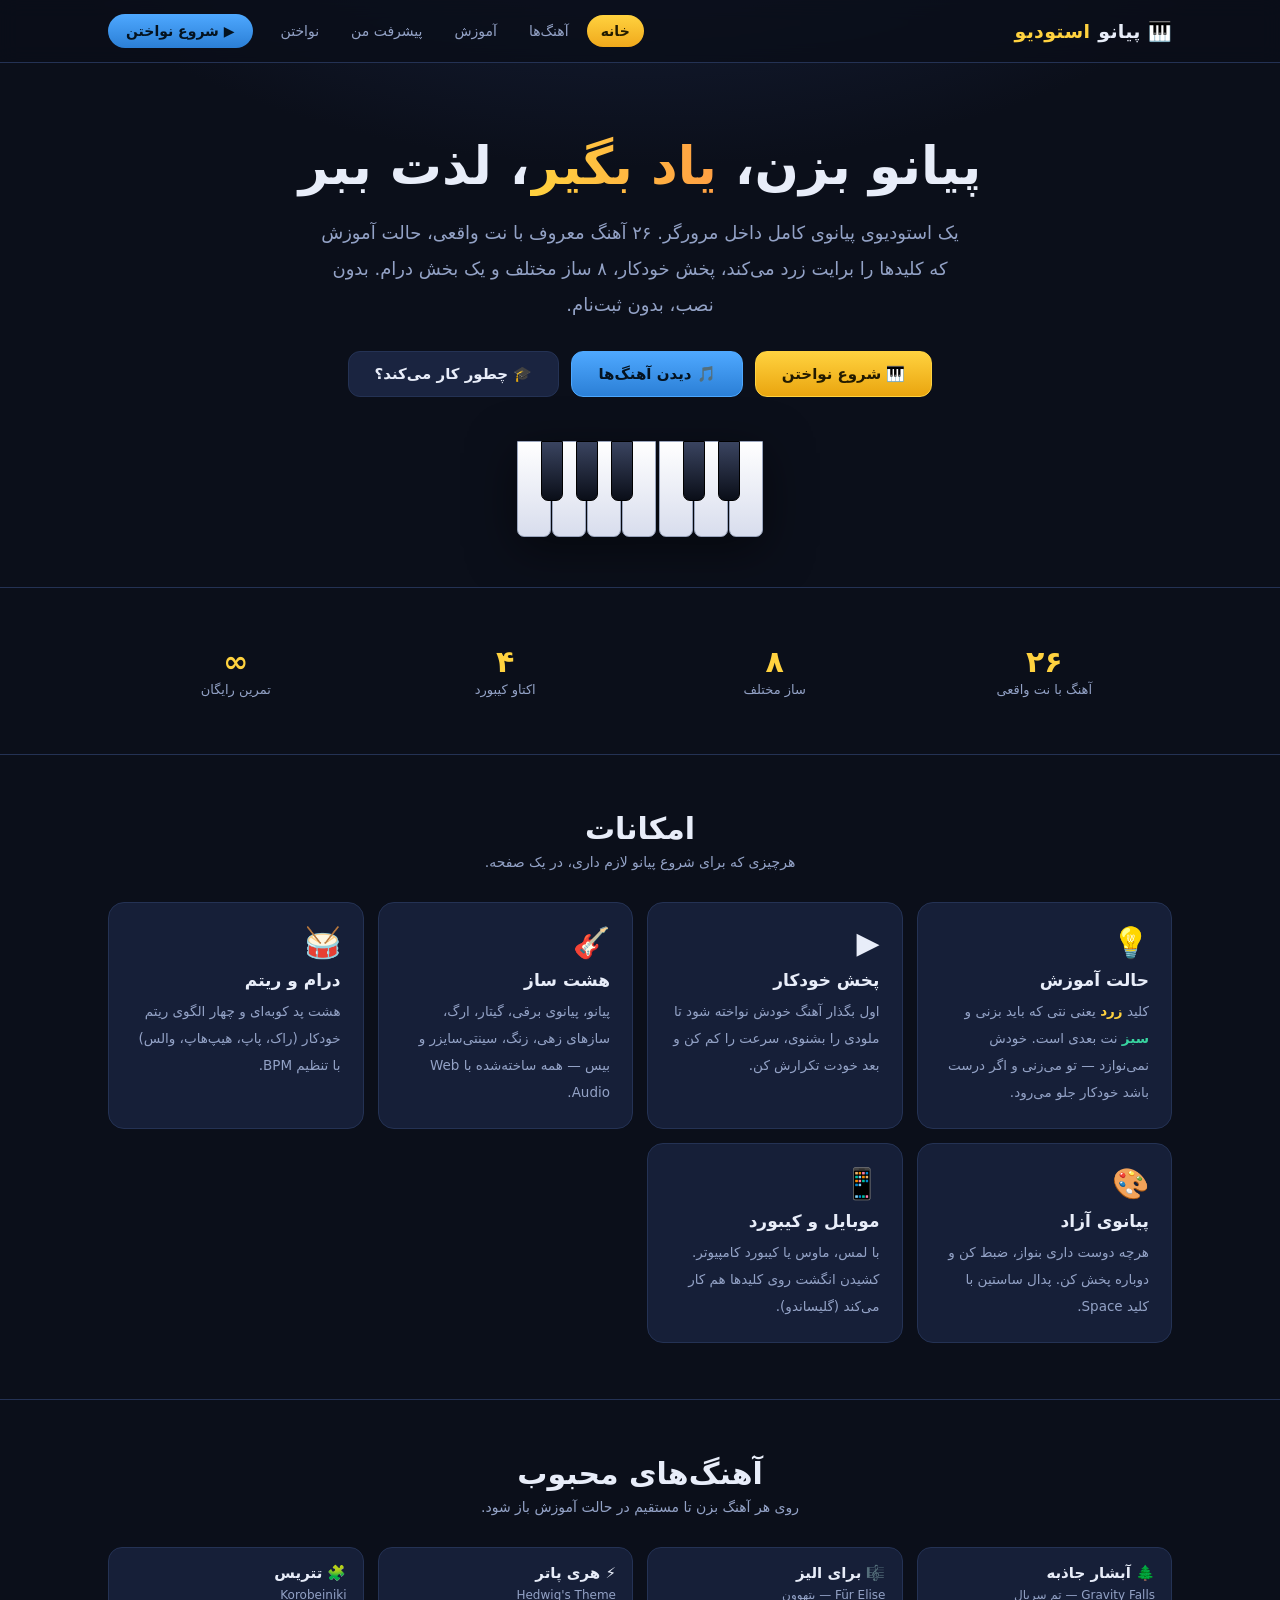
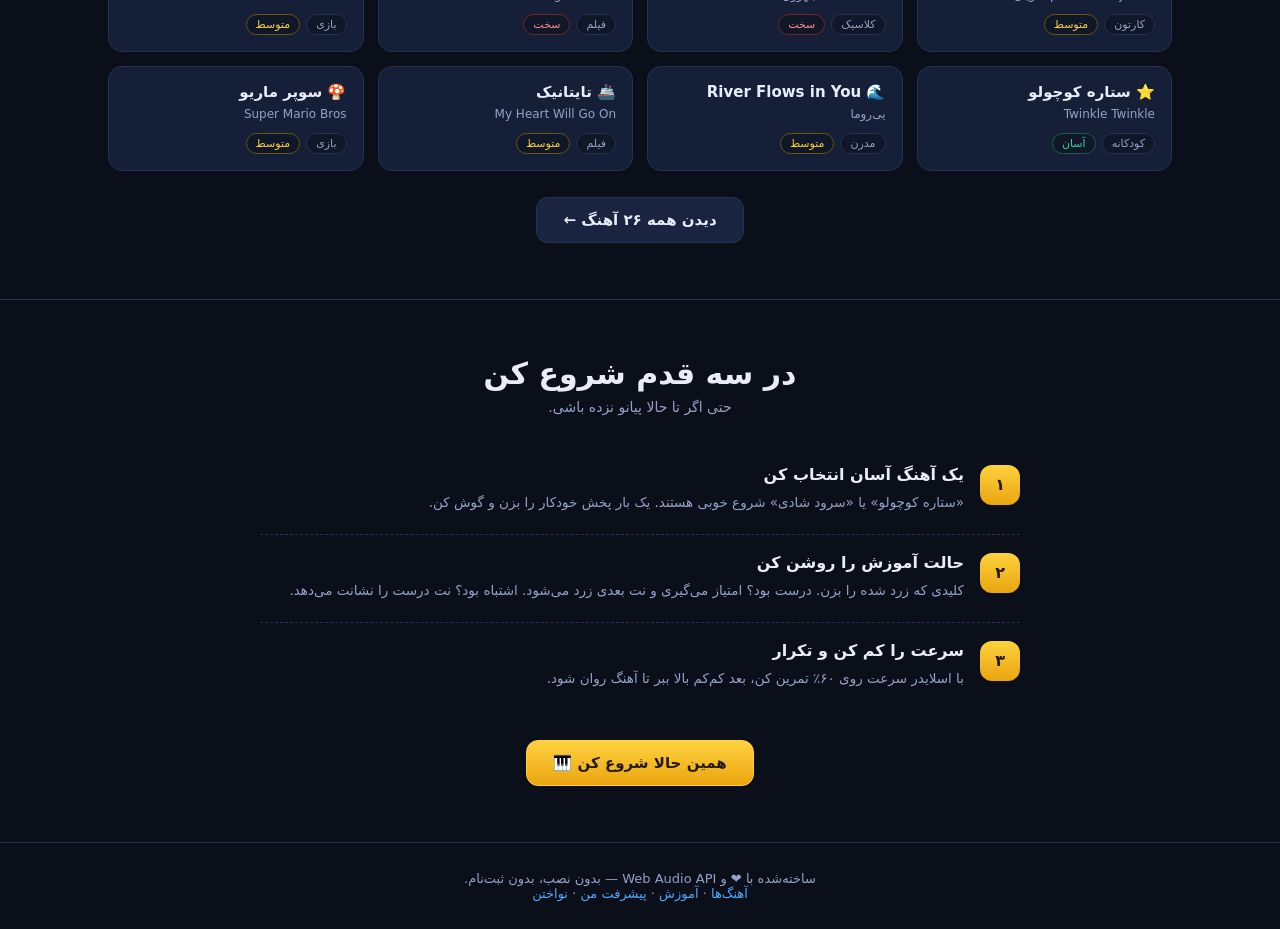
<file: piano/index.html>
<!DOCTYPE html>
<html lang="fa" dir="rtl">
<head>
<meta charset="utf-8">
<meta name="viewport" content="width=device-width,initial-scale=1">
<title>پیانو استودیو — آموزش و نواختن پیانو آنلاین</title>
<meta name="description" content="پیانوی آنلاین فارسی با ۲۶ آهنگ، حالت آموزش کلید زرد، پخش خودکار، ۸ ساز و بخش درام.">
<link rel="stylesheet" href="site.css">
<link rel="icon" href="data:image/svg+xml,<svg xmlns='http://www.w3.org/2000/svg' viewBox='0 0 100 100'><text y='.9em' font-size='90'>🎹</text></svg>">
</head>
<body>
<nav class="nav"><div class="container">
  <a class="brand" href="index.html">🎹 پیانو <em>استودیو</em></a>
  <button class="burger" onclick="document.getElementById('m').classList.toggle('open')">☰</button>
  <ul id="m">
    <li><a class="lnk on" href="index.html">خانه</a></li>
    <li><a class="lnk" href="songs.html">آهنگ‌ها</a></li>
    <li><a class="lnk" href="learn.html">آموزش</a></li>
    <li><a class="lnk" href="progress.html">پیشرفت من</a></li>
    <li><a class="lnk" href="play.html">نواختن</a></li>
  </ul>
  <a class="navCta" href="play.html">▶ شروع نواختن</a>
</div></nav>

<header class="hero"><div class="container">
  <h1>پیانو بزن، <em>یاد بگیر</em>، لذت ببر</h1>
  <p>یک استودیوی پیانوی کامل داخل مرورگر. ۲۶ آهنگ معروف با نت واقعی، حالت آموزش که کلیدها را برایت زرد می‌کند،
     پخش خودکار، ۸ ساز مختلف و یک بخش درام. بدون نصب، بدون ثبت‌نام.</p>
  <div class="btnRow">
    <a class="btn gold" href="play.html">🎹 شروع نواختن</a>
    <a class="btn blue" href="songs.html">🎵 دیدن آهنگ‌ها</a>
    <a class="btn" href="learn.html">🎓 چطور کار می‌کند؟</a>
  </div>
  <div class="miniKeys">
    <i></i><i class="b"></i><i></i><i class="b"></i><i></i><i></i><i class="b"></i><i></i><i class="b"></i><i></i><i class="b"></i><i></i>
  </div>
</div></header>

<section class="blk"><div class="container">
  <div class="stats">
    <div class="stat"><b>۲۶</b><span>آهنگ با نت واقعی</span></div>
    <div class="stat"><b>۸</b><span>ساز مختلف</span></div>
    <div class="stat"><b>۴</b><span>اکتاو کیبورد</span></div>
    <div class="stat"><b>∞</b><span>تمرین رایگان</span></div>
  </div>
</div></section>

<section class="blk"><div class="container">
  <h2 class="st">امکانات</h2>
  <p class="sub">هرچیزی که برای شروع پیانو لازم داری، در یک صفحه.</p>
  <div class="grid g3">
    <div class="card"><div class="ico">💡</div><h3>حالت آموزش</h3>
      <p>کلید <b style="color:#ffd23f">زرد</b> یعنی نتی که باید بزنی و <b style="color:#38d39f">سبز</b> نت بعدی است.
         خودش نمی‌نوازد — تو می‌زنی و اگر درست باشد خودکار جلو می‌رود.</p></div>
    <div class="card"><div class="ico">▶️</div><h3>پخش خودکار</h3>
      <p>اول بگذار آهنگ خودش نواخته شود تا ملودی را بشنوی، سرعت را کم کن و بعد خودت تکرارش کن.</p></div>
    <div class="card"><div class="ico">🎸</div><h3>هشت ساز</h3>
      <p>پیانو، پیانوی برقی، گیتار، ارگ، سازهای زهی، زنگ، سینتی‌سایزر و بیس — همه ساخته‌شده با Web Audio.</p></div>
    <div class="card"><div class="ico">🥁</div><h3>درام و ریتم</h3>
      <p>هشت پد کوبه‌ای و چهار الگوی ریتم خودکار (راک، پاپ، هیپ‌هاپ، والس) با تنظیم BPM.</p></div>
    <div class="card"><div class="ico">🎨</div><h3>پیانوی آزاد</h3>
      <p>هرچه دوست داری بنواز، ضبط کن و دوباره پخش کن. پدال ساستین با کلید Space.</p></div>
    <div class="card"><div class="ico">📱</div><h3>موبایل و کیبورد</h3>
      <p>با لمس، ماوس یا کیبورد کامپیوتر. کشیدن انگشت روی کلیدها هم کار می‌کند (گلیساندو).</p></div>
  </div>
</div></section>

<section class="blk"><div class="container">
  <h2 class="st">آهنگ‌های محبوب</h2>
  <p class="sub">روی هر آهنگ بزن تا مستقیم در حالت آموزش باز شود.</p>
  <div class="grid g4" id="feat"></div>
  <div class="btnRow" style="margin-top:26px"><a class="btn" href="songs.html">دیدن همه ۲۶ آهنگ ←</a></div>
</div></section>

<section class="blk"><div class="container">
  <h2 class="st">در سه قدم شروع کن</h2>
  <p class="sub">حتی اگر تا حالا پیانو نزده باشی.</p>
  <div class="steps" style="max-width:760px;margin:0 auto">
    <div class="step"><div class="n">۱</div><div><h4>یک آهنگ آسان انتخاب کن</h4>
      <p>«ستاره کوچولو» یا «سرود شادی» شروع خوبی هستند. یک بار پخش خودکار را بزن و گوش کن.</p></div></div>
    <div class="step"><div class="n">۲</div><div><h4>حالت آموزش را روشن کن</h4>
      <p>کلیدی که زرد شده را بزن. درست بود؟ امتیاز می‌گیری و نت بعدی زرد می‌شود. اشتباه بود؟ نت درست را نشانت می‌دهد.</p></div></div>
    <div class="step"><div class="n">۳</div><div><h4>سرعت را کم کن و تکرار</h4>
      <p>با اسلایدر سرعت روی ۶۰٪ تمرین کن، بعد کم‌کم بالا ببر تا آهنگ روان شود.</p></div></div>
  </div>
  <div class="btnRow" style="margin-top:30px"><a class="btn gold" href="play.html">همین حالا شروع کن 🎹</a></div>
</div></section>

<footer><div class="container">
  ساخته‌شده با ❤️ و Web Audio API — بدون نصب، بدون ثبت‌نام.<br>
  <a href="songs.html">آهنگ‌ها</a> · <a href="learn.html">آموزش</a> · <a href="progress.html">پیشرفت من</a> · <a href="play.html">نواختن</a>
</div></footer>

<script src="catalog.js"></script>
<script>
document.getElementById('feat').innerHTML=CATALOG.filter(s=>
  ['gf','elise','hp','tetris','river','mario','titanic','twinkle'].includes(s.id))
  .map(s=>`<a class="songCard" href="play.html?song=${s.id}">
     <b>${s.ico} ${s.name}</b><small>${s.info}</small>
     <div class="tagRow"><span class="tag">${s.cat}</span><span class="tag ${s.dif}">${DIFN[s.dif]}</span></div></a>`).join('');
</script>
</body>
</html>
</file>
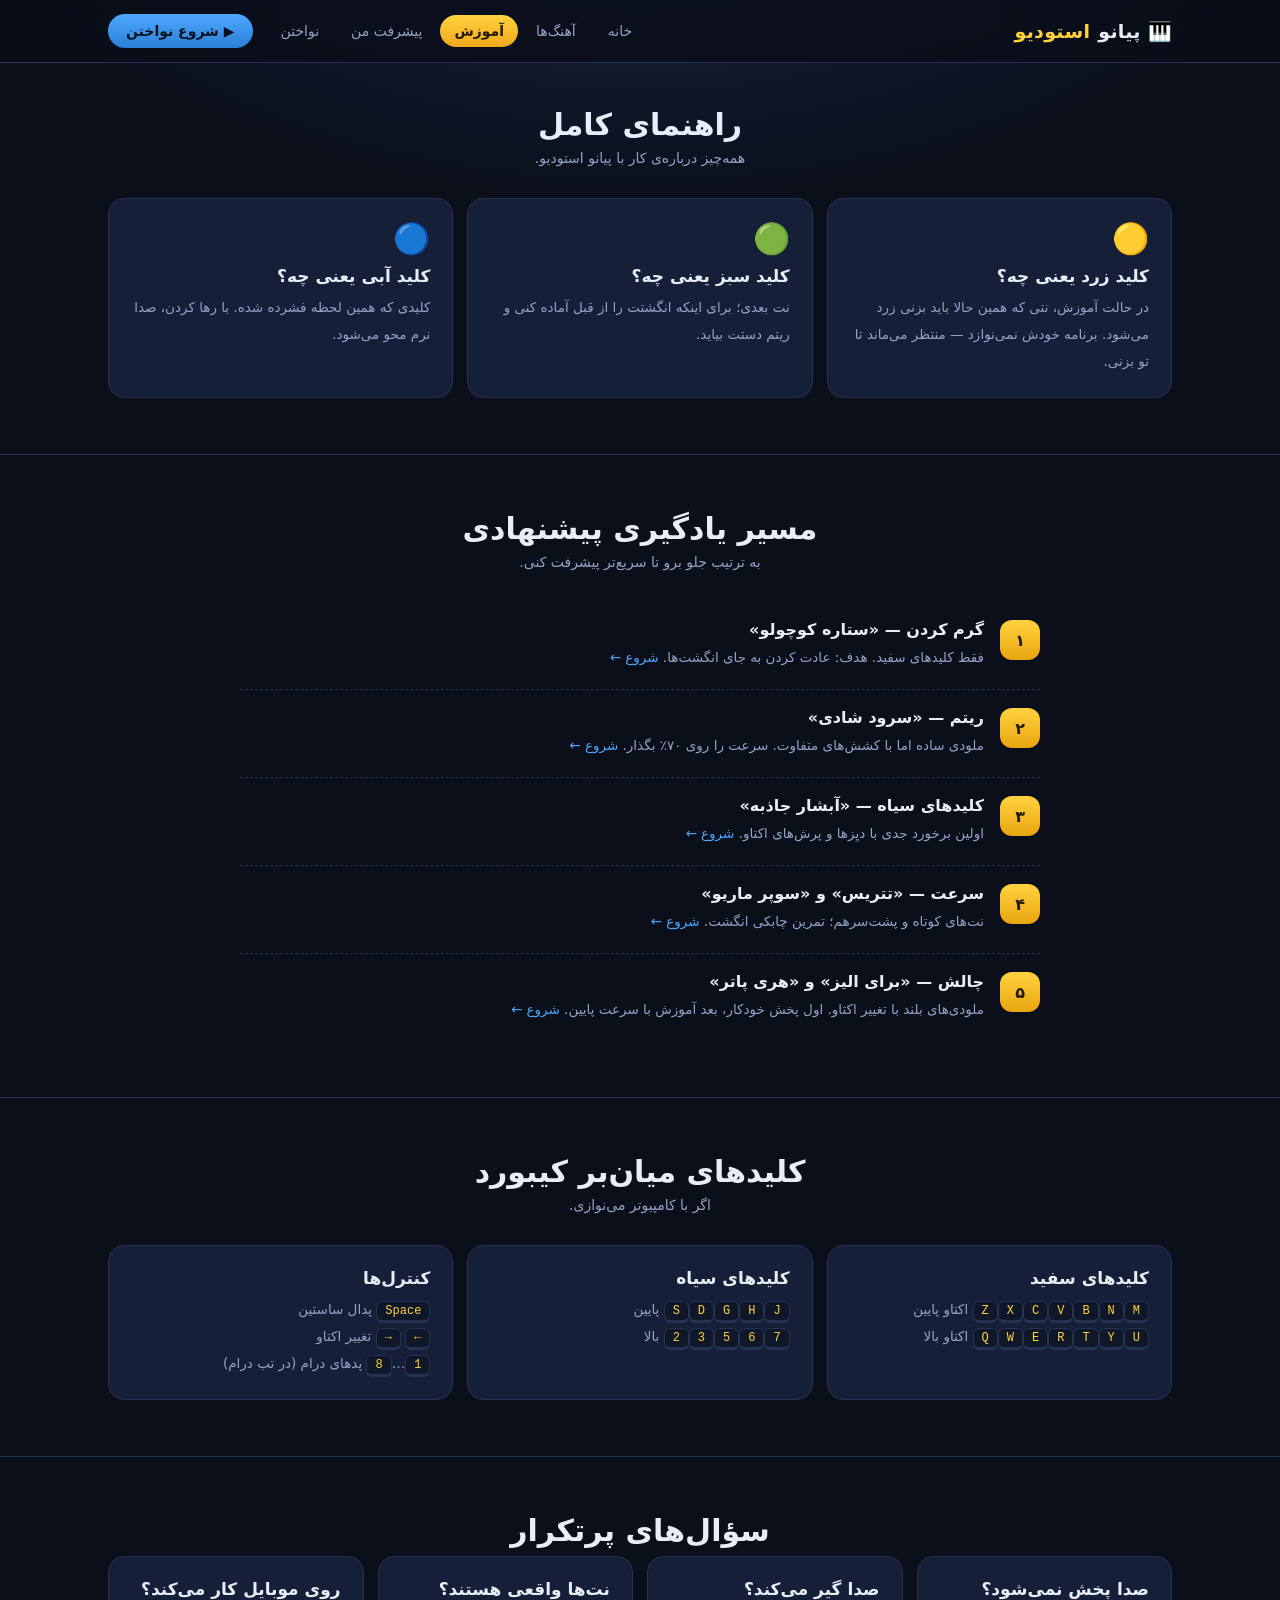
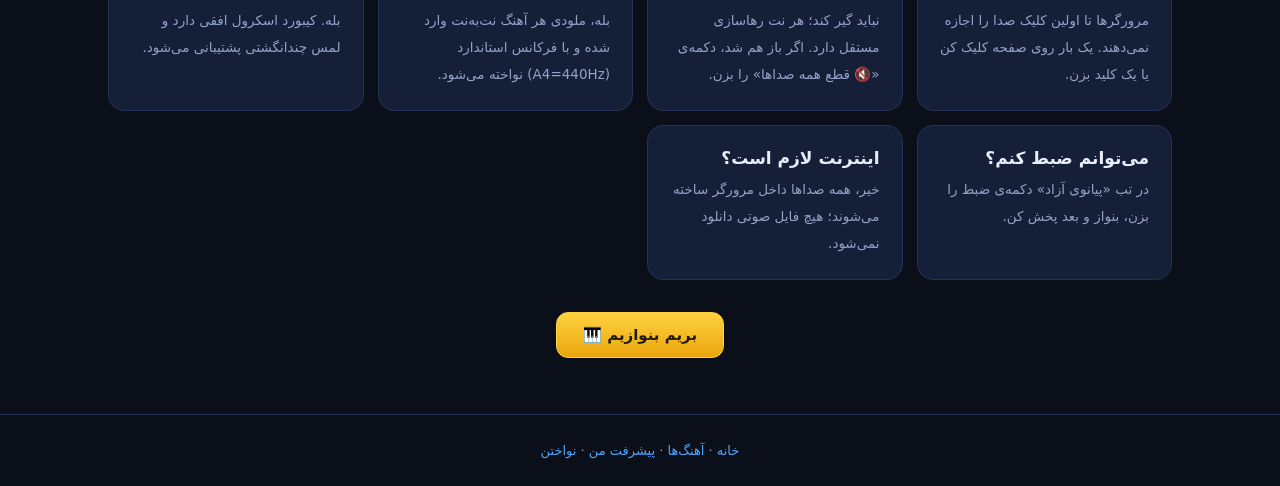
<file: piano/learn.html>
<!DOCTYPE html>
<html lang="fa" dir="rtl">
<head>
<meta charset="utf-8">
<meta name="viewport" content="width=device-width,initial-scale=1">
<title>آموزش — پیانو استودیو</title>
<link rel="stylesheet" href="site.css">
<link rel="icon" href="data:image/svg+xml,<svg xmlns='http://www.w3.org/2000/svg' viewBox='0 0 100 100'><text y='.9em' font-size='90'>🎹</text></svg>">
</head>
<body>
<nav class="nav"><div class="container">
  <a class="brand" href="index.html">🎹 پیانو <em>استودیو</em></a>
  <button class="burger" onclick="document.getElementById('m').classList.toggle('open')">☰</button>
  <ul id="m">
    <li><a class="lnk" href="index.html">خانه</a></li>
    <li><a class="lnk" href="songs.html">آهنگ‌ها</a></li>
    <li><a class="lnk on" href="learn.html">آموزش</a></li>
    <li><a class="lnk" href="progress.html">پیشرفت من</a></li>
    <li><a class="lnk" href="play.html">نواختن</a></li>
  </ul>
  <a class="navCta" href="play.html">▶ شروع نواختن</a>
</div></nav>

<section class="blk" style="border:none;padding-top:44px"><div class="container">
  <h2 class="st">راهنمای کامل</h2>
  <p class="sub">همه‌چیز درباره‌ی کار با پیانو استودیو.</p>

  <div class="grid g3">
    <div class="card"><div class="ico">🟡</div><h3>کلید زرد یعنی چه؟</h3>
      <p>در حالت آموزش، نتی که همین حالا باید بزنی زرد می‌شود. برنامه خودش نمی‌نوازد — منتظر می‌ماند تا تو بزنی.</p></div>
    <div class="card"><div class="ico">🟢</div><h3>کلید سبز یعنی چه؟</h3>
      <p>نت بعدی؛ برای اینکه انگشتت را از قبل آماده کنی و ریتم دستت بیاید.</p></div>
    <div class="card"><div class="ico">🔵</div><h3>کلید آبی یعنی چه؟</h3>
      <p>کلیدی که همین لحظه فشرده شده. با رها کردن، صدا نرم محو می‌شود.</p></div>
  </div>
</div></section>

<section class="blk"><div class="container">
  <h2 class="st">مسیر یادگیری پیشنهادی</h2>
  <p class="sub">به ترتیب جلو برو تا سریع‌تر پیشرفت کنی.</p>
  <div class="steps" style="max-width:800px;margin:0 auto">
    <div class="step"><div class="n">۱</div><div><h4>گرم کردن — «ستاره کوچولو»</h4>
      <p>فقط کلیدهای سفید. هدف: عادت کردن به جای انگشت‌ها.
      <a href="play.html?song=twinkle" style="color:var(--acc2)">شروع ←</a></p></div></div>
    <div class="step"><div class="n">۲</div><div><h4>ریتم — «سرود شادی»</h4>
      <p>ملودی ساده اما با کشش‌های متفاوت. سرعت را روی ۷۰٪ بگذار.
      <a href="play.html?song=joy" style="color:var(--acc2)">شروع ←</a></p></div></div>
    <div class="step"><div class="n">۳</div><div><h4>کلیدهای سیاه — «آبشار جاذبه»</h4>
      <p>اولین برخورد جدی با دیِزها و پرش‌های اکتاو.
      <a href="play.html?song=gf" style="color:var(--acc2)">شروع ←</a></p></div></div>
    <div class="step"><div class="n">۴</div><div><h4>سرعت — «تتریس» و «سوپر ماریو»</h4>
      <p>نت‌های کوتاه و پشت‌سرهم؛ تمرین چابکی انگشت.
      <a href="play.html?song=tetris" style="color:var(--acc2)">شروع ←</a></p></div></div>
    <div class="step"><div class="n">۵</div><div><h4>چالش — «برای الیز» و «هری پاتر»</h4>
      <p>ملودی‌های بلند با تغییر اکتاو. اول پخش خودکار، بعد آموزش با سرعت پایین.
      <a href="play.html?song=elise" style="color:var(--acc2)">شروع ←</a></p></div></div>
  </div>
</div></section>

<section class="blk"><div class="container">
  <h2 class="st">کلیدهای میان‌بر کیبورد</h2>
  <p class="sub">اگر با کامپیوتر می‌نوازی.</p>
  <div class="grid g3">
    <div class="card"><h3>کلیدهای سفید</h3>
      <p><kbd>Z</kbd><kbd>X</kbd><kbd>C</kbd><kbd>V</kbd><kbd>B</kbd><kbd>N</kbd><kbd>M</kbd> اکتاو پایین<br>
         <kbd>Q</kbd><kbd>W</kbd><kbd>E</kbd><kbd>R</kbd><kbd>T</kbd><kbd>Y</kbd><kbd>U</kbd> اکتاو بالا</p></div>
    <div class="card"><h3>کلیدهای سیاه</h3>
      <p><kbd>S</kbd><kbd>D</kbd><kbd>G</kbd><kbd>H</kbd><kbd>J</kbd> پایین<br>
         <kbd>2</kbd><kbd>3</kbd><kbd>5</kbd><kbd>6</kbd><kbd>7</kbd> بالا</p></div>
    <div class="card"><h3>کنترل‌ها</h3>
      <p><kbd>Space</kbd> پدال ساستین<br><kbd>←</kbd> <kbd>→</kbd> تغییر اکتاو<br>
         <kbd>1</kbd>…<kbd>8</kbd> پدهای درام (در تب درام)</p></div>
  </div>
</div></section>

<section class="blk"><div class="container">
  <h2 class="st">سؤال‌های پرتکرار</h2>
  <div class="grid g3">
    <div class="card"><h3>صدا پخش نمی‌شود؟</h3>
      <p>مرورگرها تا اولین کلیک صدا را اجازه نمی‌دهند. یک بار روی صفحه کلیک کن یا یک کلید بزن.</p></div>
    <div class="card"><h3>صدا گیر می‌کند؟</h3>
      <p>نباید گیر کند؛ هر نت رهاسازی مستقل دارد. اگر باز هم شد، دکمه‌ی «🔇 قطع همه صداها» را بزن.</p></div>
    <div class="card"><h3>نت‌ها واقعی هستند؟</h3>
      <p>بله، ملودی هر آهنگ نت‌به‌نت وارد شده و با فرکانس استاندارد (A4=440Hz) نواخته می‌شود.</p></div>
    <div class="card"><h3>روی موبایل کار می‌کند؟</h3>
      <p>بله. کیبورد اسکرول افقی دارد و لمس چند‌انگشتی پشتیبانی می‌شود.</p></div>
    <div class="card"><h3>می‌توانم ضبط کنم؟</h3>
      <p>در تب «پیانوی آزاد» دکمه‌ی ضبط را بزن، بنواز و بعد پخش کن.</p></div>
    <div class="card"><h3>اینترنت لازم است؟</h3>
      <p>خیر، همه صداها داخل مرورگر ساخته می‌شوند؛ هیچ فایل صوتی دانلود نمی‌شود.</p></div>
  </div>
  <div class="btnRow" style="margin-top:32px"><a class="btn gold" href="play.html">بریم بنوازیم 🎹</a></div>
</div></section>

<footer><div class="container">
  <a href="index.html">خانه</a> · <a href="songs.html">آهنگ‌ها</a> · <a href="progress.html">پیشرفت من</a> · <a href="play.html">نواختن</a>
</div></footer>
</body>
</html>
</file>
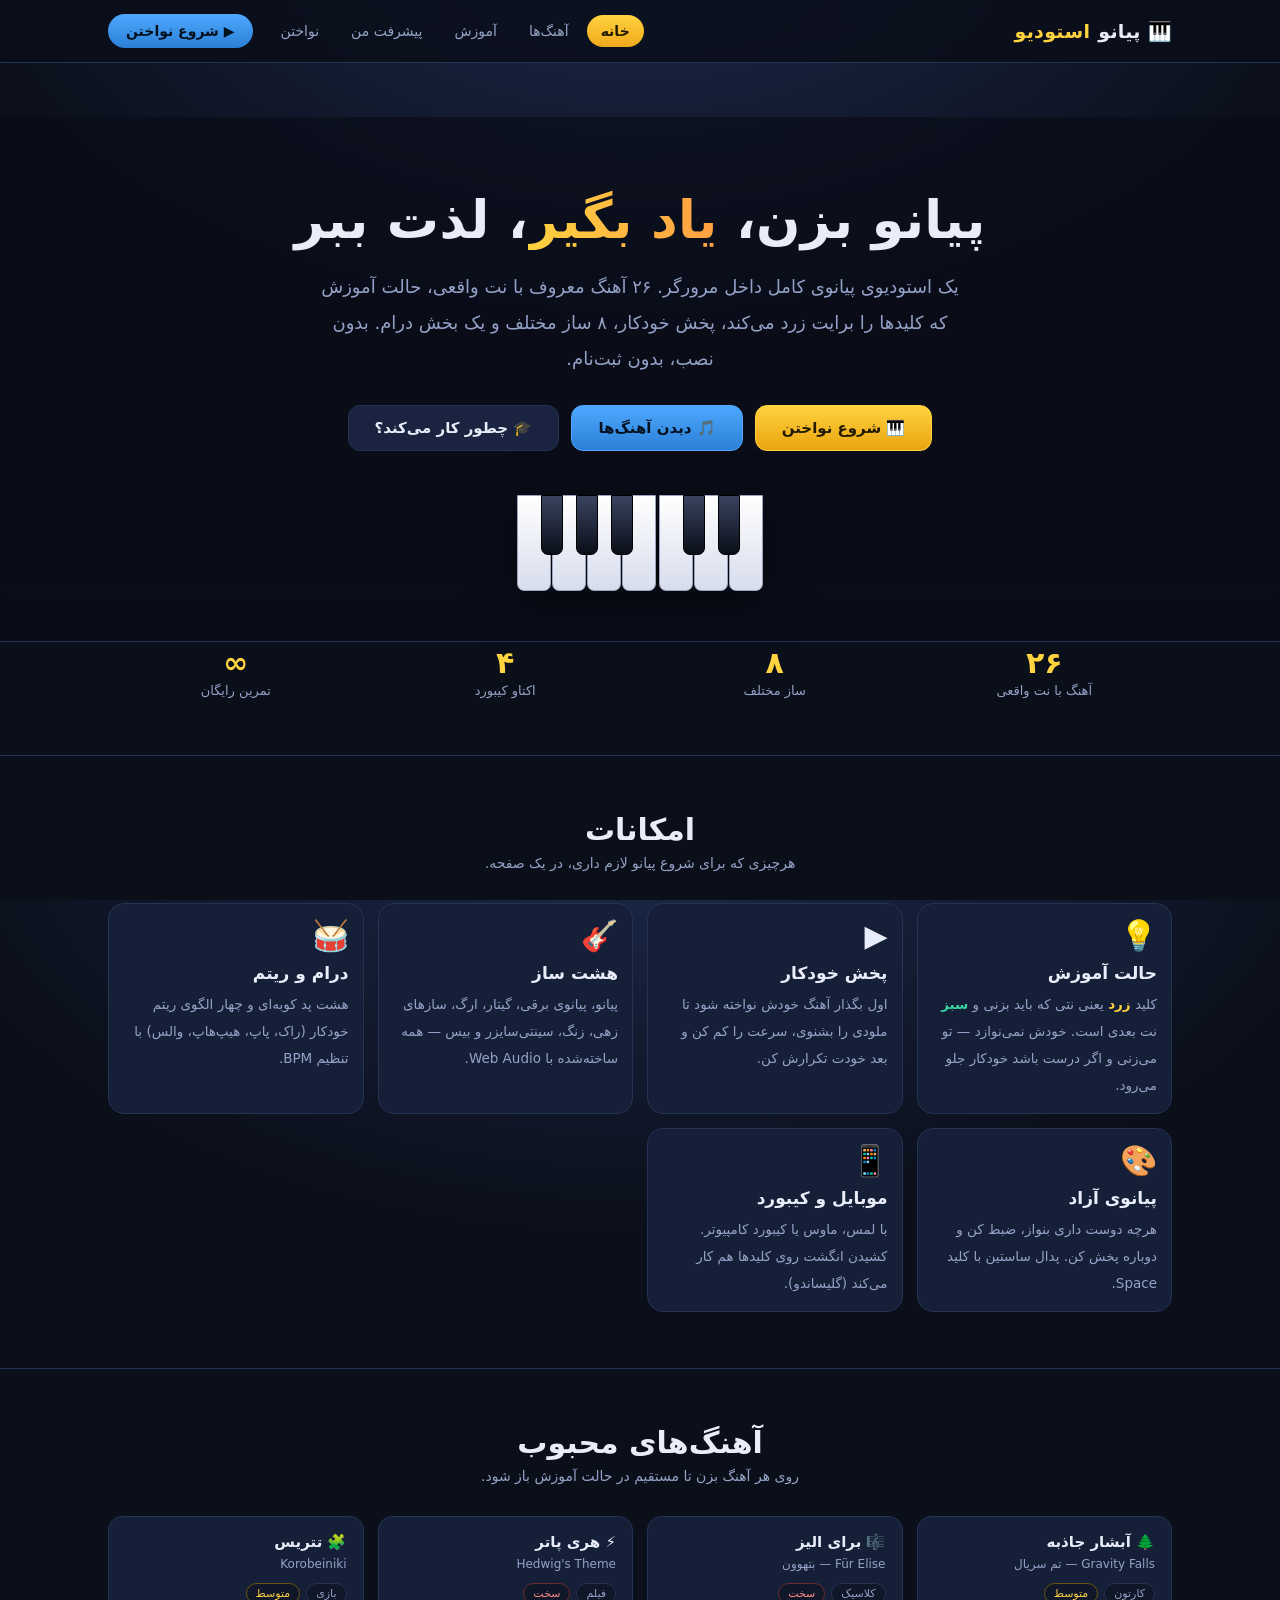
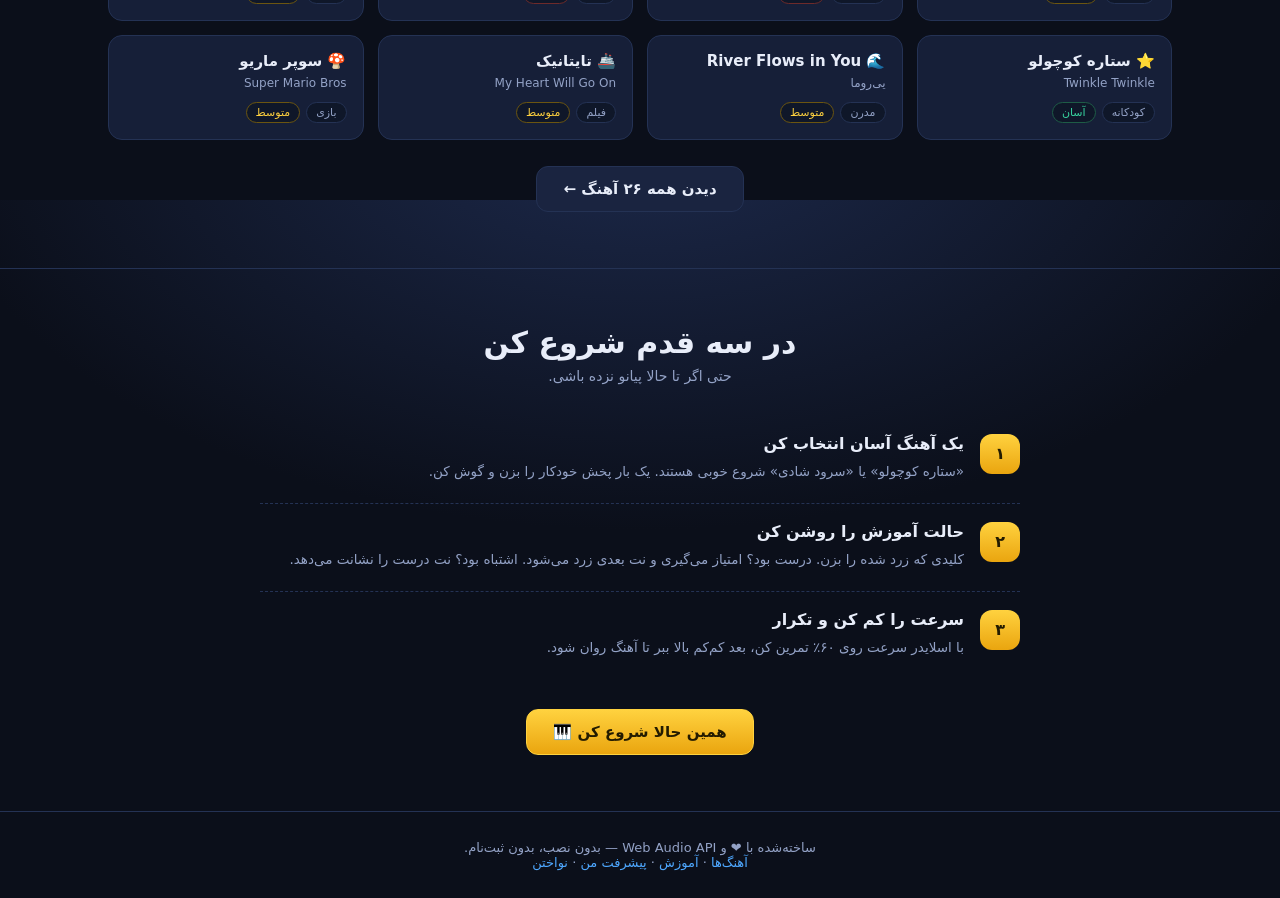
<file: piano/piano-studio-offline.html>
<!DOCTYPE html>
<html lang="fa" dir="rtl">
<head>
<meta charset="utf-8">
<meta name="viewport" content="width=device-width,initial-scale=1">
<title>🎹 پیانو استودیو — نسخه کامل آفلاین</title>
<link rel="icon" href="data:image/svg+xml,<svg xmlns='http://www.w3.org/2000/svg' viewBox='0 0 100 100'><text y='.9em' font-size='90'>🎹</text></svg>">
<style>:root{
  --bg:#0b0f1a; --card:#161f38; --line:#243254;
  --txt:#e8edf9; --mut:#93a2c6; --acc:#ffd23f; --acc2:#4ea8ff; --ok:#38d39f;
}
*{box-sizing:border-box;-webkit-tap-highlight-color:transparent}
html{scroll-behavior:smooth}
body{
  margin:0;min-height:100vh;color:var(--txt);
  font-family:"Vazirmatn",Tahoma,system-ui,sans-serif;
  background:radial-gradient(1200px 700px at 50% -10%,#1d2a4d 0%,var(--bg) 60%);
}
a{color:inherit;text-decoration:none}
.container{max-width:1100px;margin:0 auto;padding:0 18px}

/* ---- nav ---- */
.nav{
  position:sticky;top:0;z-index:50;border-bottom:1px solid var(--line);
  background:rgba(10,14,25,.82);backdrop-filter:blur(10px);
}
.nav .container{display:flex;align-items:center;gap:14px;height:62px}
.brand{font-weight:800;font-size:19px;letter-spacing:.3px;display:flex;align-items:center;gap:8px}
.brand em{font-style:normal;color:var(--acc)}
.nav ul{display:flex;gap:4px;list-style:none;margin:0 auto 0 0;padding:0;flex-wrap:wrap}
.nav a.lnk{padding:8px 14px;border-radius:999px;color:var(--mut);font-size:14px;transition:.15s;display:block}
.nav a.lnk:hover{color:var(--txt);background:#1b2542}
.nav a.lnk.on{background:linear-gradient(180deg,#ffd23f,#f0a91c);color:#231b00;font-weight:700}
.navCta{background:linear-gradient(180deg,#4ea8ff,#2b7fd6);color:#04121f!important;font-weight:700;
  padding:9px 18px;border-radius:999px;font-size:14px;white-space:nowrap}
.burger{display:none;background:none;border:1px solid var(--line);color:var(--txt);border-radius:10px;
  padding:6px 11px;font-size:18px;cursor:pointer}
@media(max-width:820px){
  .burger{display:block;margin-inline-start:auto}
  .nav ul{position:absolute;top:62px;inset-inline:0;flex-direction:column;background:#101728;
    border-bottom:1px solid var(--line);padding:10px 18px;display:none;margin:0}
  .nav ul.open{display:flex}
  .navCta{display:none}
}

/* ---- hero ---- */
.hero{padding:70px 0 50px;text-align:center;position:relative;overflow:hidden}
.hero h1{font-size:clamp(28px,5.5vw,52px);margin:0 0 14px;line-height:1.3}
.hero h1 em{font-style:normal;background:linear-gradient(90deg,#ffd23f,#ff9f43);-webkit-background-clip:text;background-clip:text;color:transparent}
.hero p{color:var(--mut);font-size:clamp(14px,2.2vw,18px);max-width:640px;margin:0 auto 28px;line-height:2}
.btnRow{display:flex;gap:12px;justify-content:center;flex-wrap:wrap}
.btn{display:inline-block;padding:13px 26px;border-radius:12px;font-size:15px;font-weight:700;cursor:pointer;
  border:1px solid var(--line);background:#1a2440;color:var(--txt);transition:.15s;font-family:inherit}
.btn:hover{transform:translateY(-2px);border-color:var(--acc2)}
.btn.gold{background:linear-gradient(180deg,#ffd23f,#eaa50f);border-color:#ffd23f;color:#231b00}
.btn.blue{background:linear-gradient(180deg,#4ea8ff,#2b7fd6);border-color:#4ea8ff;color:#04121f}

.miniKeys{display:flex;justify-content:center;margin-top:44px;height:96px;filter:drop-shadow(0 12px 24px rgba(0,0,0,.5))}
.miniKeys i{display:block;width:34px;height:96px;background:linear-gradient(180deg,#fff,#d8dded);
  border:1px solid #9aa5bd;border-radius:0 0 7px 7px;margin:0 1.5px;position:relative;animation:kdip 3s ease-in-out infinite}
.miniKeys i:nth-child(2n){animation-delay:.35s}
.miniKeys i:nth-child(3n){animation-delay:.7s}
.miniKeys i.b{width:22px;height:60px;background:linear-gradient(180deg,#3a4460,#0a0e18);margin:0 -12px;z-index:2;border-color:#000}
@keyframes kdip{0%,88%,100%{transform:translateY(0)}92%{transform:translateY(5px)}}

/* ---- sections ---- */
section.blk{padding:56px 0;border-top:1px solid var(--line)}
h2.st{font-size:clamp(21px,3.4vw,30px);margin:0 0 8px;text-align:center}
p.sub{color:var(--mut);text-align:center;margin:0 0 32px;font-size:14px}
.grid{display:grid;gap:14px}
.g3{grid-template-columns:repeat(auto-fit,minmax(250px,1fr))}
.g4{grid-template-columns:repeat(auto-fill,minmax(215px,1fr))}
.card{background:var(--card);border:1px solid var(--line);border-radius:16px;padding:22px;transition:.18s}
.card:hover{border-color:#38507f;transform:translateY(-3px)}
.card .ico{font-size:30px;margin-bottom:10px}
.card h3{margin:0 0 8px;font-size:17px}
.card p{margin:0;color:var(--mut);font-size:13.5px;line-height:2}

.songCard{background:var(--card);border:1px solid var(--line);border-radius:14px;padding:16px;
  display:flex;flex-direction:column;gap:6px;transition:.18s;cursor:pointer}
.songCard:hover{border-color:var(--acc);transform:translateY(-3px);box-shadow:0 10px 26px rgba(0,0,0,.35)}
.songCard b{font-size:15px}
.songCard small{color:var(--mut);font-size:12px}
.tagRow{display:flex;gap:6px;margin-top:6px;flex-wrap:wrap}
.tag{font-size:11px;padding:3px 9px;border-radius:99px;background:#0f1729;border:1px solid var(--line);color:var(--mut)}
.tag.e{color:var(--ok);border-color:#1e5c46}
.tag.m{color:var(--acc);border-color:#6b5510}
.tag.h{color:#ff8b8b;border-color:#6d2a2a}

.steps{counter-reset:s}
.step{display:flex;gap:16px;align-items:flex-start;padding:18px 0;border-bottom:1px dashed var(--line)}
.step:last-child{border:none}
.step .n{flex:0 0 40px;height:40px;border-radius:12px;display:grid;place-items:center;font-weight:800;
  background:linear-gradient(180deg,#ffd23f,#eaa50f);color:#231b00}
.step h4{margin:0 0 5px;font-size:16px}
.step p{margin:0;color:var(--mut);font-size:13.5px;line-height:2}

kbd{background:#0f1729;border:1px solid var(--line);border-bottom-width:3px;border-radius:6px;
  padding:2px 8px;font-family:monospace;font-size:12px;color:var(--acc)}

.stats{display:grid;grid-template-columns:repeat(auto-fit,minmax(150px,1fr));gap:14px;text-align:center}
.stat b{display:block;font-size:30px;color:var(--acc)}
.stat span{color:var(--mut);font-size:13px}

footer{border-top:1px solid var(--line);padding:28px 0;text-align:center;color:var(--mut);font-size:13px}
footer a{color:var(--acc2)}

.searchBox{width:100%;max-width:420px;margin:0 auto 22px;display:block;background:#0f1729;color:var(--txt);
  border:1px solid var(--line);border-radius:12px;padding:12px 16px;font-family:inherit;font-size:14px}
.searchBox:focus{outline:none;border-color:var(--acc2)}
.filters{display:flex;gap:8px;justify-content:center;flex-wrap:wrap;margin-bottom:22px}
.filters button{background:#0f1729;border:1px solid var(--line);color:var(--mut);padding:7px 15px;
  border-radius:99px;cursor:pointer;font-family:inherit;font-size:13px;transition:.15s}
.filters button:hover{color:var(--txt)}
.filters button.on{background:var(--acc);color:#231b00;border-color:var(--acc);font-weight:700}
</style>
<style>
  .sitenav{position:sticky;top:0;z-index:60;border-bottom:1px solid #243254;background:rgba(10,14,25,.9);backdrop-filter:blur(10px)}
  .sitenav .in{max-width:1100px;margin:0 auto;padding:0 16px;height:54px;display:flex;align-items:center;gap:10px}
  .sitenav a{color:#93a2c6;text-decoration:none;font-size:13px;padding:7px 13px;border-radius:99px}
  .sitenav a:hover{color:#e8edf9;background:#1b2542}
  .sitenav a.br{font-weight:800;font-size:17px;color:#e8edf9;padding-inline-start:0}
  .sitenav a.br em{font-style:normal;color:#ffd23f}
  .sitenav a.on{background:linear-gradient(180deg,#ffd23f,#f0a91c);color:#231b00;font-weight:700}
  .sitenav .sp{margin-inline-start:auto}

  :root{
    --bg:#0b0f1a; --bg2:#121a2e; --card:#161f38; --line:#243254;
    --txt:#e8edf9; --mut:#93a2c6; --acc:#ffd23f; --acc2:#4ea8ff; --ok:#38d39f;
  }
  *{box-sizing:border-box;-webkit-tap-highlight-color:transparent}
  html,body{margin:0;height:100%}
  body{
    background:radial-gradient(1200px 700px at 50% -10%,#1d2a4d 0%,var(--bg) 60%);
    color:var(--txt);font-family:"Vazirmatn",Tahoma,system-ui,sans-serif;
    display:flex;flex-direction:column;min-height:100vh;overflow-x:hidden;
  }
  header{
    padding:12px 16px;display:flex;align-items:center;gap:12px;flex-wrap:wrap;
    border-bottom:1px solid var(--line);background:rgba(10,14,25,.7);backdrop-filter:blur(8px);
    position:sticky;top:54px;z-index:30;
  }
  h1{font-size:18px;margin:0;letter-spacing:.3px}
  h1 span{color:var(--acc)}
  .tabs{display:flex;gap:6px;margin-inline-start:auto;flex-wrap:wrap}
  .tab{
    background:var(--card);border:1px solid var(--line);color:var(--mut);
    padding:8px 14px;border-radius:999px;cursor:pointer;font-size:13px;font-family:inherit;transition:.15s;
  }
  .tab:hover{color:var(--txt);border-color:#38507f}
  .tab.on{background:linear-gradient(180deg,#ffd23f,#f0a91c);color:#221a00;border-color:#ffd23f;font-weight:700}
  main{flex:1;padding:14px;display:flex;flex-direction:column;gap:14px}
  .panel{display:none;flex-direction:column;gap:14px}
  .panel.on{display:flex}
  .card{background:var(--card);border:1px solid var(--line);border-radius:16px;padding:14px}
  .row{display:flex;gap:10px;align-items:center;flex-wrap:wrap}
  .lbl{font-size:12px;color:var(--mut)}
  button.btn{
    background:linear-gradient(180deg,#233258,#1a2544);border:1px solid var(--line);color:var(--txt);
    padding:9px 16px;border-radius:10px;cursor:pointer;font-size:13px;font-family:inherit;transition:.15s
  }
  button.btn:hover{border-color:#4ea8ff;transform:translateY(-1px)}
  button.btn.primary{background:linear-gradient(180deg,#4ea8ff,#2b7fd6);border-color:#4ea8ff;color:#04121f;font-weight:700}
  button.btn.gold{background:linear-gradient(180deg,#ffd23f,#eaa50f);border-color:#ffd23f;color:#231b00;font-weight:700}
  button.btn.danger{background:linear-gradient(180deg,#ff6b6b,#d63f3f);border-color:#ff6b6b;color:#2a0505;font-weight:700}
  select,input[type=range]{font-family:inherit}
  select{background:#0f1729;color:var(--txt);border:1px solid var(--line);border-radius:10px;padding:8px 10px;font-size:13px}
  input[type=range]{accent-color:var(--acc);width:130px}

  /* songs list */
  .songs{display:grid;grid-template-columns:repeat(auto-fill,minmax(190px,1fr));gap:10px;max-height:260px;overflow:auto;padding-inline-end:4px}
  .song{
    background:#0f1729;border:1px solid var(--line);border-radius:12px;padding:10px 12px;cursor:pointer;transition:.15s
  }
  .song:hover{border-color:#4ea8ff}
  .song.on{border-color:var(--acc);background:#241f0c;box-shadow:0 0 0 1px var(--acc) inset}
  .song b{display:block;font-size:14px}
  .song small{color:var(--mut);font-size:11px}

  /* keyboard */
  .kbWrap{overflow-x:auto;overflow-y:hidden;padding:6px 0 16px}
  .kb{position:relative;display:flex;justify-content:center;min-width:max-content;margin:0 auto;user-select:none;padding:0 8px}
  .wk{
    position:relative;width:46px;height:200px;margin:0 1.5px;border-radius:0 0 8px 8px;
    background:linear-gradient(180deg,#fff 0%,#eceff7 78%,#cfd6e6 100%);
    border:1px solid #9aa5bd;border-top:none;box-shadow:0 4px 6px rgba(0,0,0,.45);
    display:flex;align-items:flex-end;justify-content:center;padding-bottom:8px;
    font-size:10px;color:#8b93a7;cursor:pointer;transition:background .05s,transform .05s;flex:0 0 auto;
  }
  .wk.hint{background:linear-gradient(180deg,#fff3b0,#ffd23f 85%);color:#6a5200;box-shadow:0 0 16px rgba(255,210,63,.7),0 4px 6px rgba(0,0,0,.4)}
  .wk.next{background:linear-gradient(180deg,#c9ffe6,#38d39f 85%);color:#064;box-shadow:0 0 18px rgba(56,211,159,.8)}
  .wk.act{background:linear-gradient(180deg,#9ed0ff,#4ea8ff 90%);transform:translateY(2px)}
  .bkHolder{position:absolute;inset:0;pointer-events:none}
  .bk{
    position:absolute;top:0;width:30px;height:125px;border-radius:0 0 6px 6px;
    background:linear-gradient(180deg,#3a4460 0%,#141a29 70%,#0a0e18 100%);
    border:1px solid #000;box-shadow:0 5px 8px rgba(0,0,0,.6);z-index:5;cursor:pointer;pointer-events:auto;
    display:flex;align-items:flex-end;justify-content:center;padding-bottom:6px;font-size:9px;color:#6b7590;
    transition:background .05s,transform .05s;
  }
  .bk.hint{background:linear-gradient(180deg,#ffe27a,#d9a300 90%);color:#3a2c00;box-shadow:0 0 16px rgba(255,210,63,.8)}
  .bk.next{background:linear-gradient(180deg,#7ff0c6,#12a377 90%);color:#03291d;box-shadow:0 0 18px rgba(56,211,159,.85)}
  .bk.act{background:linear-gradient(180deg,#4ea8ff,#1b5fa8);transform:translateY(2px)}

  .badge{background:#0f1729;border:1px solid var(--line);border-radius:999px;padding:6px 12px;font-size:12px;color:var(--mut)}
  .badge b{color:var(--acc)}
  .bar{height:8px;background:#0f1729;border:1px solid var(--line);border-radius:99px;overflow:hidden;flex:1;min-width:140px}
  .bar > i{display:block;height:100%;width:0;background:linear-gradient(90deg,#38d39f,#4ea8ff);transition:width .12s}
  .pads{display:grid;grid-template-columns:repeat(auto-fill,minmax(96px,1fr));gap:8px}
  .pad{
    background:linear-gradient(180deg,#2b3a63,#1a2440);border:1px solid var(--line);border-radius:12px;
    padding:14px 6px;text-align:center;font-size:12px;cursor:pointer;transition:.08s
  }
  .pad:active,.pad.act{background:linear-gradient(180deg,#ff6b6b,#c33);transform:scale(.96)}
  .hintText{font-size:12px;color:var(--mut);line-height:1.9}
  .lyric{font-size:13px;color:var(--acc2);min-height:20px}
  @media(max-width:640px){
    .wk{width:38px;height:170px}.bk{width:25px;height:106px}
    h1{font-size:15px}.tab{padding:7px 11px;font-size:12px}
  }
</style>
<style>
  body{display:block}
  .pg{display:none} .pg.on{display:block}
  #pg-play main{padding:14px;display:flex;flex-direction:column;gap:14px}
  #pg-play header{padding:12px 16px;display:flex;align-items:center;gap:12px;flex-wrap:wrap;
    border-bottom:1px solid var(--line);position:static;background:none}
  .nav a.lnk,.brand,.navCta{cursor:pointer}
</style>
</head>
<body>
<nav class="nav"><div class="container">
  <a class="brand" data-go="home">🎹 پیانو <em>استودیو</em></a>
  <button class="burger" onclick="document.getElementById('m').classList.toggle('open')">☰</button>
  <ul id="m">
    <li><a class="lnk on" data-go="home">خانه</a></li>
    <li><a class="lnk" data-go="songs">آهنگ‌ها</a></li>
    <li><a class="lnk" data-go="learn">آموزش</a></li>
    <li><a class="lnk" data-go="progress">پیشرفت من</a></li>
    <li><a class="lnk" data-go="play">نواختن</a></li>
  </ul>
  <a class="navCta" data-go="play">▶ شروع نواختن</a>
</div></nav>

<div class="pg on" id="pg-home">


<header class="hero"><div class="container">
  <h1>پیانو بزن، <em>یاد بگیر</em>، لذت ببر</h1>
  <p>یک استودیوی پیانوی کامل داخل مرورگر. ۲۶ آهنگ معروف با نت واقعی، حالت آموزش که کلیدها را برایت زرد می‌کند،
     پخش خودکار، ۸ ساز مختلف و یک بخش درام. بدون نصب، بدون ثبت‌نام.</p>
  <div class="btnRow">
    <a class="btn gold" href="play.html">🎹 شروع نواختن</a>
    <a class="btn blue" href="songs.html">🎵 دیدن آهنگ‌ها</a>
    <a class="btn" href="learn.html">🎓 چطور کار می‌کند؟</a>
  </div>
  <div class="miniKeys">
    <i></i><i class="b"></i><i></i><i class="b"></i><i></i><i></i><i class="b"></i><i></i><i class="b"></i><i></i><i class="b"></i><i></i>
  </div>
</div></header>

<section class="blk"><div class="container">
  <div class="stats">
    <div class="stat"><b>۲۶</b><span>آهنگ با نت واقعی</span></div>
    <div class="stat"><b>۸</b><span>ساز مختلف</span></div>
    <div class="stat"><b>۴</b><span>اکتاو کیبورد</span></div>
    <div class="stat"><b>∞</b><span>تمرین رایگان</span></div>
  </div>
</div></section>

<section class="blk"><div class="container">
  <h2 class="st">امکانات</h2>
  <p class="sub">هرچیزی که برای شروع پیانو لازم داری، در یک صفحه.</p>
  <div class="grid g3">
    <div class="card"><div class="ico">💡</div><h3>حالت آموزش</h3>
      <p>کلید <b style="color:#ffd23f">زرد</b> یعنی نتی که باید بزنی و <b style="color:#38d39f">سبز</b> نت بعدی است.
         خودش نمی‌نوازد — تو می‌زنی و اگر درست باشد خودکار جلو می‌رود.</p></div>
    <div class="card"><div class="ico">▶️</div><h3>پخش خودکار</h3>
      <p>اول بگذار آهنگ خودش نواخته شود تا ملودی را بشنوی، سرعت را کم کن و بعد خودت تکرارش کن.</p></div>
    <div class="card"><div class="ico">🎸</div><h3>هشت ساز</h3>
      <p>پیانو، پیانوی برقی، گیتار، ارگ، سازهای زهی، زنگ، سینتی‌سایزر و بیس — همه ساخته‌شده با Web Audio.</p></div>
    <div class="card"><div class="ico">🥁</div><h3>درام و ریتم</h3>
      <p>هشت پد کوبه‌ای و چهار الگوی ریتم خودکار (راک، پاپ، هیپ‌هاپ، والس) با تنظیم BPM.</p></div>
    <div class="card"><div class="ico">🎨</div><h3>پیانوی آزاد</h3>
      <p>هرچه دوست داری بنواز، ضبط کن و دوباره پخش کن. پدال ساستین با کلید Space.</p></div>
    <div class="card"><div class="ico">📱</div><h3>موبایل و کیبورد</h3>
      <p>با لمس، ماوس یا کیبورد کامپیوتر. کشیدن انگشت روی کلیدها هم کار می‌کند (گلیساندو).</p></div>
  </div>
</div></section>

<section class="blk"><div class="container">
  <h2 class="st">آهنگ‌های محبوب</h2>
  <p class="sub">روی هر آهنگ بزن تا مستقیم در حالت آموزش باز شود.</p>
  <div class="grid g4" id="feat"></div>
  <div class="btnRow" style="margin-top:26px"><a class="btn" href="songs.html">دیدن همه ۲۶ آهنگ ←</a></div>
</div></section>

<section class="blk"><div class="container">
  <h2 class="st">در سه قدم شروع کن</h2>
  <p class="sub">حتی اگر تا حالا پیانو نزده باشی.</p>
  <div class="steps" style="max-width:760px;margin:0 auto">
    <div class="step"><div class="n">۱</div><div><h4>یک آهنگ آسان انتخاب کن</h4>
      <p>«ستاره کوچولو» یا «سرود شادی» شروع خوبی هستند. یک بار پخش خودکار را بزن و گوش کن.</p></div></div>
    <div class="step"><div class="n">۲</div><div><h4>حالت آموزش را روشن کن</h4>
      <p>کلیدی که زرد شده را بزن. درست بود؟ امتیاز می‌گیری و نت بعدی زرد می‌شود. اشتباه بود؟ نت درست را نشانت می‌دهد.</p></div></div>
    <div class="step"><div class="n">۳</div><div><h4>سرعت را کم کن و تکرار</h4>
      <p>با اسلایدر سرعت روی ۶۰٪ تمرین کن، بعد کم‌کم بالا ببر تا آهنگ روان شود.</p></div></div>
  </div>
  <div class="btnRow" style="margin-top:30px"><a class="btn gold" href="play.html">همین حالا شروع کن 🎹</a></div>
</div></section>

<footer><div class="container">
  ساخته‌شده با ❤️ و Web Audio API — بدون نصب، بدون ثبت‌نام.<br>
  <a href="songs.html">آهنگ‌ها</a> · <a href="learn.html">آموزش</a> · <a href="progress.html">پیشرفت من</a> · <a href="play.html">نواختن</a>
</div></footer>



</div>
<div class="pg" id="pg-songs">


<section class="blk" style="border:none;padding-top:44px"><div class="container">
  <h2 class="st">کتابخانه آهنگ‌ها</h2>
  <p class="sub">۲۶ آهنگ با نت واقعی. روی هرکدام بزنی، مستقیم در حالت آموزش باز می‌شود.</p>
  <input class="searchBox" id="q" placeholder="🔍 جست‌وجوی آهنگ…">
  <div class="filters" id="f"></div>
  <div class="grid g4" id="list"></div>
  <p class="sub" id="empty" style="display:none;margin-top:24px">آهنگی پیدا نشد 🤔</p>
</div></section>

<footer><div class="container">
  <a href="index.html">خانه</a> · <a href="learn.html">آموزش</a> · <a href="progress.html">پیشرفت من</a> · <a href="play.html">نواختن</a>
</div></footer>



</div>
<div class="pg" id="pg-learn">


<section class="blk" style="border:none;padding-top:44px"><div class="container">
  <h2 class="st">راهنمای کامل</h2>
  <p class="sub">همه‌چیز درباره‌ی کار با پیانو استودیو.</p>

  <div class="grid g3">
    <div class="card"><div class="ico">🟡</div><h3>کلید زرد یعنی چه؟</h3>
      <p>در حالت آموزش، نتی که همین حالا باید بزنی زرد می‌شود. برنامه خودش نمی‌نوازد — منتظر می‌ماند تا تو بزنی.</p></div>
    <div class="card"><div class="ico">🟢</div><h3>کلید سبز یعنی چه؟</h3>
      <p>نت بعدی؛ برای اینکه انگشتت را از قبل آماده کنی و ریتم دستت بیاید.</p></div>
    <div class="card"><div class="ico">🔵</div><h3>کلید آبی یعنی چه؟</h3>
      <p>کلیدی که همین لحظه فشرده شده. با رها کردن، صدا نرم محو می‌شود.</p></div>
  </div>
</div></section>

<section class="blk"><div class="container">
  <h2 class="st">مسیر یادگیری پیشنهادی</h2>
  <p class="sub">به ترتیب جلو برو تا سریع‌تر پیشرفت کنی.</p>
  <div class="steps" style="max-width:800px;margin:0 auto">
    <div class="step"><div class="n">۱</div><div><h4>گرم کردن — «ستاره کوچولو»</h4>
      <p>فقط کلیدهای سفید. هدف: عادت کردن به جای انگشت‌ها.
      <a href="play.html?song=twinkle" style="color:var(--acc2)">شروع ←</a></p></div></div>
    <div class="step"><div class="n">۲</div><div><h4>ریتم — «سرود شادی»</h4>
      <p>ملودی ساده اما با کشش‌های متفاوت. سرعت را روی ۷۰٪ بگذار.
      <a href="play.html?song=joy" style="color:var(--acc2)">شروع ←</a></p></div></div>
    <div class="step"><div class="n">۳</div><div><h4>کلیدهای سیاه — «آبشار جاذبه»</h4>
      <p>اولین برخورد جدی با دیِزها و پرش‌های اکتاو.
      <a href="play.html?song=gf" style="color:var(--acc2)">شروع ←</a></p></div></div>
    <div class="step"><div class="n">۴</div><div><h4>سرعت — «تتریس» و «سوپر ماریو»</h4>
      <p>نت‌های کوتاه و پشت‌سرهم؛ تمرین چابکی انگشت.
      <a href="play.html?song=tetris" style="color:var(--acc2)">شروع ←</a></p></div></div>
    <div class="step"><div class="n">۵</div><div><h4>چالش — «برای الیز» و «هری پاتر»</h4>
      <p>ملودی‌های بلند با تغییر اکتاو. اول پخش خودکار، بعد آموزش با سرعت پایین.
      <a href="play.html?song=elise" style="color:var(--acc2)">شروع ←</a></p></div></div>
  </div>
</div></section>

<section class="blk"><div class="container">
  <h2 class="st">کلیدهای میان‌بر کیبورد</h2>
  <p class="sub">اگر با کامپیوتر می‌نوازی.</p>
  <div class="grid g3">
    <div class="card"><h3>کلیدهای سفید</h3>
      <p><kbd>Z</kbd><kbd>X</kbd><kbd>C</kbd><kbd>V</kbd><kbd>B</kbd><kbd>N</kbd><kbd>M</kbd> اکتاو پایین<br>
         <kbd>Q</kbd><kbd>W</kbd><kbd>E</kbd><kbd>R</kbd><kbd>T</kbd><kbd>Y</kbd><kbd>U</kbd> اکتاو بالا</p></div>
    <div class="card"><h3>کلیدهای سیاه</h3>
      <p><kbd>S</kbd><kbd>D</kbd><kbd>G</kbd><kbd>H</kbd><kbd>J</kbd> پایین<br>
         <kbd>2</kbd><kbd>3</kbd><kbd>5</kbd><kbd>6</kbd><kbd>7</kbd> بالا</p></div>
    <div class="card"><h3>کنترل‌ها</h3>
      <p><kbd>Space</kbd> پدال ساستین<br><kbd>←</kbd> <kbd>→</kbd> تغییر اکتاو<br>
         <kbd>1</kbd>…<kbd>8</kbd> پدهای درام (در تب درام)</p></div>
  </div>
</div></section>

<section class="blk"><div class="container">
  <h2 class="st">سؤال‌های پرتکرار</h2>
  <div class="grid g3">
    <div class="card"><h3>صدا پخش نمی‌شود؟</h3>
      <p>مرورگرها تا اولین کلیک صدا را اجازه نمی‌دهند. یک بار روی صفحه کلیک کن یا یک کلید بزن.</p></div>
    <div class="card"><h3>صدا گیر می‌کند؟</h3>
      <p>نباید گیر کند؛ هر نت رهاسازی مستقل دارد. اگر باز هم شد، دکمه‌ی «🔇 قطع همه صداها» را بزن.</p></div>
    <div class="card"><h3>نت‌ها واقعی هستند؟</h3>
      <p>بله، ملودی هر آهنگ نت‌به‌نت وارد شده و با فرکانس استاندارد (A4=440Hz) نواخته می‌شود.</p></div>
    <div class="card"><h3>روی موبایل کار می‌کند؟</h3>
      <p>بله. کیبورد اسکرول افقی دارد و لمس چند‌انگشتی پشتیبانی می‌شود.</p></div>
    <div class="card"><h3>می‌توانم ضبط کنم؟</h3>
      <p>در تب «پیانوی آزاد» دکمه‌ی ضبط را بزن، بنواز و بعد پخش کن.</p></div>
    <div class="card"><h3>اینترنت لازم است؟</h3>
      <p>خیر، همه صداها داخل مرورگر ساخته می‌شوند؛ هیچ فایل صوتی دانلود نمی‌شود.</p></div>
  </div>
  <div class="btnRow" style="margin-top:32px"><a class="btn gold" href="play.html">بریم بنوازیم 🎹</a></div>
</div></section>

<footer><div class="container">
  <a href="index.html">خانه</a> · <a href="songs.html">آهنگ‌ها</a> · <a href="progress.html">پیشرفت من</a> · <a href="play.html">نواختن</a>
</div></footer>
</div>
<div class="pg" id="pg-progress">


<section class="blk" style="border:none;padding-top:44px"><div class="container">
  <h2 class="st">پیشرفت من</h2>
  <p class="sub">هر آهنگی که در حالت آموزش تمام کنی اینجا ثبت می‌شود (روی همین مرورگر ذخیره می‌شود).</p>
  <div class="bigbar"><i id="progBar"></i></div>
  <div class="stats" style="margin-top:26px">
    <div class="stat"><b id="sDone">۰</b><span>آهنگ تمام‌شده</span></div>
    <div class="stat"><b id="sPlays">۰</b><span>مجموع تمرین‌ها</span></div>
    <div class="stat"><b id="sAvg">۰٪</b><span>میانگین دقت</span></div>
    <div class="stat"><b id="sPerf">۰</b><span>اجرای بی‌نقص</span></div>
  </div>
</div></section>

<section class="blk"><div class="container">
  <h2 class="st">نشان‌ها</h2>
  <p class="sub">با تمرین بیشتر بازشان کن.</p>
  <div class="grid g4" id="medals"></div>
</div></section>

<section class="blk"><div class="container">
  <h2 class="st">وضعیت آهنگ‌ها</h2>
  <p class="sub">آهنگ‌های ناتمام را ادامه بده.</p>
  <div class="grid g4" id="progList"></div>
  <div class="btnRow" style="margin-top:28px">
    <a class="btn gold" href="play.html">ادامه‌ی تمرین 🎹</a>
    <button class="btn" id="progReset">🗑 پاک کردن پیشرفت</button>
  </div>
</div></section>

<footer><div class="container">
  <a href="index.html">خانه</a> · <a href="songs.html">آهنگ‌ها</a> · <a href="learn.html">آموزش</a> · <a href="play.html">نواختن</a>
</div></footer>



</div>
<div class="pg" id="pg-play">

<header>
  <h1>🎹 پیانو <span>استودیو</span></h1>
  <div class="tabs">
    <button class="tab on" data-tab="learn">🎓 آموزش آهنگ</button>
    <button class="tab" data-tab="free">🎨 پیانوی آزاد</button>
    <button class="tab" data-tab="drum">🥁 درام و پد</button>
    <button class="tab" data-tab="help">❓ راهنما</button>
  </div>
</header>

<main>
  <!-- ============ LEARN ============ -->
  <section class="panel on" id="p-learn">
    <div class="card">
      <div class="row" style="margin-bottom:10px">
        <b style="font-size:14px">🎵 آهنگ‌ها</b>
        <span class="lbl">یک آهنگ را انتخاب کن، کلیدهای زرد را به ترتیب بزن.</span>
      </div>
      <div class="row" style="margin-bottom:10px">
        <span class="badge">پیشرفت کلی: <b id="progAll">0 / 0</b></span>
        <div class="bar"><i id="progAllBar"></i></div>
        <button class="btn" id="btnResetProg" style="padding:6px 12px;font-size:12px">پاک کردن پیشرفت</button>
      </div>
      <div class="songs" id="songList"></div>
    </div>

    <div class="card">
      <div class="row">
        <button class="btn gold" id="btnTeach">🎓 حالت آموزش</button>
        <button class="btn primary" id="btnAuto">▶️ پخش خودکار</button>
        <button class="btn danger" id="btnStop">⏹ توقف</button>
        <span class="lbl">ساز:</span>
        <select id="insSel"></select>
        <span class="lbl">سرعت</span><input type="range" id="tempo" min="40" max="180" value="100">
        <span class="badge" id="tempoV">۱۰۰٪</span>
        <span class="lbl">صدا</span><input type="range" id="vol" min="0" max="100" value="70">
        <label class="lbl"><input type="checkbox" id="chkNames" checked> نمایش نام نت</label>
      </div>
      <div class="row" style="margin-top:12px">
        <span class="badge">آهنگ: <b id="curName">—</b></span>
        <span class="badge">نت <b id="curStep">0</b> از <b id="curTotal">0</b></span>
        <span class="badge">امتیاز: <b id="score">0</b></span>
        <div class="bar"><i id="prog"></i></div>
      </div>
      <div class="row" style="margin-top:8px"><div class="lyric" id="msg">آماده‌ای؟ یک آهنگ انتخاب کن 🎶</div></div>
    </div>
  </section>

  <!-- ============ FREE ============ -->
  <section class="panel" id="p-free">
    <div class="card">
      <div class="row">
        <b style="font-size:14px">🎨 پیانوی آزاد</b>
        <span class="lbl">هرچی دوست داری بزن! با ماوس، لمس، یا کیبورد کامپیوتر.</span>
      </div>
      <div class="row" style="margin-top:10px">
        <span class="lbl">ساز:</span><select id="insSel2"></select>
        <button class="btn" id="btnRec">⏺ ضبط</button>
        <button class="btn" id="btnPlayRec">▶️ پخش ضبط</button>
        <button class="btn" id="btnClrRec">🗑 پاک کردن</button>
        <label class="lbl"><input type="checkbox" id="chkSus"> پدال ساستین (Space)</label>
        <span class="badge" id="recInfo">۰ نت ضبط شده</span>
      </div>
    </div>
  </section>

  <!-- ============ DRUM ============ -->
  <section class="panel" id="p-drum">
    <div class="card">
      <div class="row" style="margin-bottom:10px"><b style="font-size:14px">🥁 پدهای کوبه‌ای</b>
      <span class="lbl">کلیدهای ۱ تا ۸ کیبورد هم کار می‌کنند.</span></div>
      <div class="pads" id="padGrid"></div>
    </div>
    <div class="card">
      <div class="row"><b style="font-size:14px">🔁 ریتم خودکار</b>
        <button class="btn primary" id="btnBeat">▶️ شروع ریتم</button>
        <select id="beatSel">
          <option value="rock">راک</option><option value="pop">پاپ</option>
          <option value="hiphop">هیپ‌هاپ</option><option value="waltz">والس</option>
        </select>
        <span class="lbl">BPM</span><input type="range" id="bpm" min="60" max="180" value="100">
        <span class="badge" id="bpmV">100</span>
      </div>
    </div>
  </section>

  <!-- ============ HELP ============ -->
  <section class="panel" id="p-help">
    <div class="card hintText">
      <b>راهنمای سریع</b><br>
      • <b>حالت آموزش:</b> کلید <span style="color:#ffd23f">زرد</span> = نتی که باید بزنی. کلید <span style="color:#38d39f">سبز</span> = نت بعدی.
      وقتی درست بزنی خودکار می‌رود جلو.<br>
      • <b>پخش خودکار:</b> آهنگ خودش نواخته می‌شود تا ملودی را یاد بگیری.<br>
      • <b>کیبورد کامپیوتر:</b> ردیف <code>Z X C V B N M</code> و <code>Q W E R T Y U</code> و ردیف بالا برای اکتاوهای بالاتر؛
      کلیدهای سیاه روی <code>S D G H J</code> و <code>2 3 5 6 7</code>.<br>
      • <b>Space</b> = پدال ساستین، <b>←/→</b> = جابه‌جایی اکتاو.<br>
      • صدای هر نت با رها کردن کلید محو می‌شود (بدون گیر کردن صدا).
    </div>
  </section>

  <!-- shared keyboard -->
  <div class="card" style="padding:8px 4px">
    <div class="row" style="justify-content:center;gap:8px;margin-bottom:6px">
      <button class="btn" id="octDown">⬅️ اکتاو</button>
      <span class="badge">محدوده: <b id="rangeLbl"></b></span>
      <button class="btn" id="octUp">اکتاو ➡️</button>
      <button class="btn danger" id="panic">🔇 قطع همه صداها</button>
    </div>
    <div class="kbWrap"><div class="kb" id="kb"></div></div>
  </div>
</main>

</div>

<script>/* فهرست آهنگ‌ها برای صفحات سایت (id ها با play.html یکی است) */
window.CATALOG=[
 {id:'gf',        name:'آبشار جاذبه',            info:'Gravity Falls — تم سریال', cat:'کارتون',  dif:'m', ico:'🌲'},
 {id:'elise',     name:'برای الیز',              info:'Für Elise — بتهوون',        cat:'کلاسیک', dif:'h', ico:'🎼'},
 {id:'hp',        name:'هری پاتر',               info:"Hedwig's Theme",            cat:'فیلم',   dif:'h', ico:'⚡'},
 {id:'pirates',   name:'دزدان دریایی کارائیب',   info:"He's a Pirate",             cat:'فیلم',   dif:'h', ico:'🏴‍☠️'},
 {id:'tetris',    name:'تتریس',                  info:'Korobeiniki',               cat:'بازی',   dif:'m', ico:'🧩'},
 {id:'joy',       name:'سرود شادی',              info:'Ode to Joy — بتهوون',       cat:'کلاسیک', dif:'e', ico:'🎉'},
 {id:'twinkle',   name:'ستاره کوچولو',           info:'Twinkle Twinkle',           cat:'کودکانه',dif:'e', ico:'⭐'},
 {id:'birthday',  name:'تولدت مبارک',            info:'Happy Birthday',            cat:'کودکانه',dif:'e', ico:'🎂'},
 {id:'river',     name:'River Flows in You',     info:'یی‌روما',                   cat:'مدرن',   dif:'m', ico:'🌊'},
 {id:'canon',     name:'کانن در ر',              info:'Canon in D — پاخلبل',       cat:'کلاسیک', dif:'m', ico:'💐'},
 {id:'jingle',    name:'جینگل بلز',              info:'Jingle Bells',              cat:'کودکانه',dif:'e', ico:'🔔'},
 {id:'lion',      name:'شیرشاه',                 info:'Circle of Life',            cat:'کارتون', dif:'m', ico:'🦁'},
 {id:'godfather', name:'پدرخوانده',              info:'The Godfather — تم عشق',    cat:'فیلم',   dif:'m', ico:'🎩'},
 {id:'titanic',   name:'تایتانیک',               info:'My Heart Will Go On',       cat:'فیلم',   dif:'m', ico:'🚢'},
 {id:'undertale', name:'Megalovania',            info:'Undertale',                 cat:'بازی',   dif:'h', ico:'💀'},
 {id:'mario',     name:'سوپر ماریو',             info:'Super Mario Bros',          cat:'بازی',   dif:'m', ico:'🍄'},
 {id:'nokia',     name:'زنگ نوکیا',              info:'Nokia Tune',                cat:'مدرن',   dif:'e', ico:'📱'},
 {id:'interstellar',name:'میان‌ستاره‌ای',        info:'Interstellar — هانس زیمر',  cat:'فیلم',   dif:'m', ico:'🚀'},
 {id:'zelda',     name:'لالایی زلدا',            info:"Zelda's Lullaby — نینتندو", cat:'بازی',   dif:'m', ico:'🗡️'},
 {id:'moonlight', name:'سونات مهتاب',            info:'بتهوون — آرپژ',             cat:'کلاسیک', dif:'h', ico:'🌙'},
 {id:'imperial',  name:'مارش امپراتوری',         info:'Star Wars — دارث ویدر',     cat:'فیلم',   dif:'h', ico:'🌑'},
 {id:'aval',      name:'آملی',                   info:"Comptine d'un autre été",   cat:'مدرن',   dif:'h', ico:'☕'},
 {id:'ff7',       name:'Final Fantasy VII',      info:'تم اصلی',                   cat:'بازی',   dif:'m', ico:'⚔️'},
 {id:'sadness',   name:'حس تنهایی',              info:'ناروتو — Sadness & Sorrow', cat:'کارتون', dif:'m', ico:'🍥'},
 {id:'fly',       name:'Fly Me to the Moon',     info:'جاز کلاسیک',                cat:'مدرن',   dif:'m', ico:'🌕'},
 {id:'ode2',      name:'گل یاس (Greensleeves)',  info:'فولک انگلیسی',              cat:'کلاسیک', dif:'m', ico:'🌿'}
];
window.DIFN={e:'آسان',m:'متوسط',h:'سخت'};
</script>
<script>(function(){
document.getElementById('feat').innerHTML=CATALOG.filter(s=>
  ['gf','elise','hp','tetris','river','mario','titanic','twinkle'].includes(s.id))
  .map(s=>`<a class="songCard" href="play.html?song=${s.id}">
     <b>${s.ico} ${s.name}</b><small>${s.info}</small>
     <div class="tagRow"><span class="tag">${s.cat}</span><span class="tag ${s.dif}">${DIFN[s.dif]}</span></div></a>`).join('');
})();</script>
<script>(function(){
const cats=['همه',...new Set(CATALOG.map(s=>s.cat)),'آسان','متوسط','سخت'];
let active='همه', term='';
const fEl=document.getElementById('f');
fEl.innerHTML=cats.map(c=>`<button data-c="${c}"${c===active?' class="on"':''}>${c}</button>`).join('');
fEl.onclick=e=>{ if(e.target.dataset.c){active=e.target.dataset.c;
  [...fEl.children].forEach(b=>b.classList.toggle('on',b.dataset.c===active)); render();}};
document.getElementById('q').oninput=e=>{term=e.target.value.trim().toLowerCase();render();};
function render(){
  const out=CATALOG.filter(s=>{
    const okC = active==='همه' || s.cat===active || DIFN[s.dif]===active;
    const okT = !term || (s.name+' '+s.info).toLowerCase().includes(term);
    return okC&&okT;
  });
  document.getElementById('empty').style.display=out.length?'none':'block';
  document.getElementById('list').innerHTML=out.map(s=>`
    <a class="songCard" href="play.html?song=${s.id}">
      <b>${s.ico} ${s.name}</b><small>${s.info}</small>
      <div class="tagRow"><span class="tag">${s.cat}</span><span class="tag ${s.dif}">${DIFN[s.dif]}</span></div>
    </a>`).join('');
}
render();
})();</script>
<script>(function(){
const PKEY='pianoStudioProgress';
const fa=n=>String(n).replace(/\d/g,d=>'۰۱۲۳۴۵۶۷۸۹'[d]);
function load(){ try{return JSON.parse(localStorage.getItem(PKEY))||{}}catch(e){return {}} }
function render(){
  const p=load();
  const rows=CATALOG.map(s=>({s,r:p[s.id]}));
  const done=rows.filter(x=>x.r);
  const plays=done.reduce((a,x)=>a+(x.r.plays||0),0);
  const avg=done.length?Math.round(done.reduce((a,x)=>a+(x.r.best||0),0)/done.length):0;
  const perf=done.filter(x=>x.r.best>=100).length;

  document.getElementById('progBar').style.width=(done.length/CATALOG.length*100)+'%';
  document.getElementById('sDone').textContent=fa(done.length);
  document.getElementById('sPlays').textContent=fa(plays);
  document.getElementById('sAvg').textContent=fa(avg)+'٪';
  document.getElementById('sPerf').textContent=fa(perf);

  const MED=[
    {e:'🌱',n:'اولین قدم',d:'یک آهنگ را تمام کن',ok:done.length>=1},
    {e:'🎵',n:'نوازنده',d:'۳ آهنگ را تمام کن',ok:done.length>=3},
    {e:'🎼',n:'حرفه‌ای',d:'۱۰ آهنگ را تمام کن',ok:done.length>=10},
    {e:'👑',n:'استاد',d:'همه آهنگ‌ها را تمام کن',ok:done.length>=CATALOG.length},
    {e:'💎',n:'بی‌نقص',d:'یک آهنگ با دقت ۱۰۰٪',ok:perf>=1},
    {e:'🔥',n:'سخت‌کوش',d:'۲۰ بار تمرین',ok:plays>=20},
    {e:'🎯',n:'دقیق',d:'میانگین دقت بالای ۹۰٪',ok:avg>=90&&done.length>=3},
    {e:'⚔️',n:'شکارچی چالش',d:'یک آهنگ سخت را تمام کن',ok:done.some(x=>x.s.dif==='h')}
  ];
  document.getElementById('medals').innerHTML=MED.map(m=>
    `<div class="medal${m.ok?' got':''}"><span class="e">${m.e}</span><b>${m.n}</b><small>${m.d}</small></div>`).join('');

  document.getElementById('progList').innerHTML=rows.map(({s,r})=>`
    <a class="songCard" href="play.html?song=${s.id}">
      <b>${s.ico} ${s.name}</b><small>${s.info}</small>
      <div class="tagRow"><span class="tag ${s.dif}">${DIFN[s.dif]}</span>
      ${r?`<span class="tag" style="color:#38d39f;border-color:#1e5c46">✅ ${fa(r.best)}٪ • ${fa(r.plays)} بار</span>`
         :'<span class="tag">هنوز تمام نشده</span>'}</div>
    </a>`).join('');
}
document.getElementById('progReset').onclick=()=>{ if(confirm('همه پیشرفت پاک شود؟')){localStorage.removeItem(PKEY);render();} };
window.renderProgress=render; render();})();</script>

<script>
/* ================= AUDIO ENGINE ================= */
let AC=null, master=null, comp=null;
function ac(){
  if(!AC){
    AC=new (window.AudioContext||window.webkitAudioContext)();
    comp=AC.createDynamicsCompressor();
    comp.threshold.value=-18; comp.knee.value=20; comp.ratio.value=8; comp.attack.value=.003; comp.release.value=.25;
    master=AC.createGain(); master.gain.value=.7;
    master.connect(comp); comp.connect(AC.destination);
  }
  if(AC.state==='suspended') AC.resume();
  return AC;
}
const NOTES=['C','C#','D','D#','E','F','F#','G','G#','A','A#','B'];
function freq(n){ // e.g. "C#4"
  const m=/^([A-G]#?)(-?\d)$/.exec(n); if(!m) return 440;
  return 440*Math.pow(2,(NOTES.indexOf(m[1])+(+m[2]+1)*12-69)/12);
}
const INSTRUMENTS={
  piano:{name:'🎹 پیانو',     type:'triangle', a:.005,d:.9, s:.22,r:.35, det:6, sub:.55, hcut:5200},
  epiano:{name:'🎛 پیانوی برقی',type:'sine',    a:.008,d:1.5,s:.35,r:.45, det:8, sub:.7,  hcut:4200},
  guitar:{name:'🎸 گیتار',     type:'sawtooth', a:.004,d:.55,s:.10,r:.28, det:10,sub:.35, hcut:2600},
  organ:{name:'🎵 ارگ',        type:'square',   a:.01, d:.2, s:.75,r:.18, det:4, sub:.6,  hcut:3000},
  strings:{name:'🎻 زهی',      type:'sawtooth', a:.12, d:.5, s:.7, r:.6,  det:12,sub:.5,  hcut:3400},
  bell:{name:'🔔 زنگ',         type:'sine',     a:.002,d:1.8,s:.05,r:.9,  det:3, sub:.4,  hcut:7000},
  synth:{name:'🌈 سینت',       type:'sawtooth', a:.01, d:.4, s:.5, r:.3,  det:16,sub:.6,  hcut:4000},
  bass:{name:'🎺 بیس',         type:'square',   a:.01, d:.6, s:.4, r:.25, det:5, sub:.9,  hcut:1200}
};
let curIns='piano', sustain=false;
const live=new Map();          // noteName -> voice object
const allVoices=new Set();

function makeVoice(note,vel=1,insKey=curIns){
  const C=ac(), I=INSTRUMENTS[insKey]||INSTRUMENTS.piano, f=freq(note), t=C.currentTime;
  const g=C.createGain(), lp=C.createBiquadFilter();
  lp.type='lowpass'; lp.frequency.value=I.hcut; lp.Q.value=.4;
  const oscs=[];
  const spec=[[f,1,0],[f,.5,I.det],[f*2,.28,-I.det],[f/2,I.sub*.35,0]];
  spec.forEach(([fr,amp,det])=>{
    const o=C.createOscillator(), og=C.createGain();
    o.type=I.type; o.frequency.value=fr; o.detune.value=det;
    og.gain.value=amp*.22; o.connect(og); og.connect(lp); o.start(t); oscs.push(o);
  });
  lp.connect(g); g.connect(master);
  const peak=Math.max(.05,Math.min(1,vel))*.9;
  g.gain.cancelScheduledValues(t);
  g.gain.setValueAtTime(0.0001,t);
  g.gain.linearRampToValueAtTime(peak,t+I.a);
  g.gain.setTargetAtTime(peak*I.s+0.0001,t+I.a,I.d*.5);
  const v={note,g,oscs,I,dead:false,
    stop(rel){
      if(v.dead) return; v.dead=true;
      const now=C.currentTime, R=rel!=null?rel:v.I.r;
      try{
        v.g.gain.cancelScheduledValues(now);
        v.g.gain.setValueAtTime(Math.max(v.g.gain.value,0.0001),now);
        v.g.gain.exponentialRampToValueAtTime(0.0001,now+R);
      }catch(e){}
      v.oscs.forEach(o=>{try{o.stop(now+R+.05)}catch(e){}});
      setTimeout(()=>{try{v.g.disconnect()}catch(e){} allVoices.delete(v);},(R+.12)*1000);
    }};
  allVoices.add(v);
  return v;
}
function noteOn(note,vel=1){
  const prev=live.get(note);
  if(prev) prev.stop(.05);                 // retrigger cleanly (no stuck sound)
  const v=makeVoice(note,vel);
  live.set(note,v);
  keyEl(note)?.classList.add('act');
  if(recording) recNotes.push({note,t:performance.now()-recT0,ins:curIns});
  return v;
}
function noteOff(note){
  const v=live.get(note);
  if(v){ live.delete(note); if(sustain){ setTimeout(()=>v.stop(),650);} else v.stop(); }
  keyEl(note)?.classList.remove('act');
}
function pluck(note,dur=.5,vel=.9,ins=curIns){   // fire & forget (autoplay)
  const v=makeVoice(note,vel,ins);
  const el=keyEl(note); if(el){el.classList.add('act'); setTimeout(()=>el.classList.remove('act'),Math.max(90,dur*700));}
  setTimeout(()=>v.stop(),Math.max(80,dur*1000));
  return v;
}
function panic(){
  live.forEach(v=>v.stop(.04)); live.clear();
  allVoices.forEach(v=>v.stop(.04));
  document.querySelectorAll('.act').forEach(e=>e.classList.remove('act'));
}
window.addEventListener('blur',panic);
document.addEventListener('visibilitychange',()=>{if(document.hidden)panic();});

/* ================= KEYBOARD ================= */
let octBase=3, OCTAVES=4;   // C3..C7-ish
const keyMapRow=[
  ['KeyZ',0],['KeyS',1],['KeyX',2],['KeyD',3],['KeyC',4],['KeyV',5],['KeyG',6],['KeyB',7],['KeyH',8],['KeyN',9],['KeyJ',10],['KeyM',11],
  ['KeyQ',12],['Digit2',13],['KeyW',14],['Digit3',15],['KeyE',16],['KeyR',17],['Digit5',18],['KeyT',19],['Digit6',20],['KeyY',21],['Digit7',22],['KeyU',23],
  ['KeyI',24],['Digit9',25],['KeyO',26],['Digit0',27],['KeyP',28],['BracketRight',29]
];
const kb=document.getElementById('kb');
let keyEls={};
function keyEl(n){return keyEls[n];}
buildKB._gen=0;
function buildKB(){
  kb.innerHTML=''; keyEls={};
  const holder=document.createElement('div'); holder.className='bkHolder';
  const whites=[];
  for(let o=0;o<OCTAVES;o++){
    for(const w of ['C','D','E','F','G','A','B']) whites.push(w+(octBase+o));
  }
  whites.push('C'+(octBase+OCTAVES));
  const showNames=document.getElementById('chkNames').checked;
  whites.forEach(n=>{
    const d=document.createElement('div'); d.className='wk'; d.dataset.note=n;
    d.textContent=showNames?n:''; kb.appendChild(d); keyEls[n]=d;
  });
  kb.appendChild(holder);
  // black keys positioned over whites
  const gen=++buildKB._gen;
  requestAnimationFrame(()=>{
    if(gen!==buildKB._gen) return;              // a newer build replaced this one
    if(!kb.isConnected) return;
    const kbRect=kb.getBoundingClientRect();
    const blackAfter={'C':'C#','D':'D#','F':'F#','G':'G#','A':'A#'};
    whites.forEach(n=>{
      const L=n.replace(/-?\d+$/,''), oc=n.match(/-?\d+$/)[0];
      if(!blackAfter[L]) return;
      const bn=blackAfter[L]+oc;
      if(!whites.some(w=>w.match(/-?\d+$/)[0]===oc)) return;
      const wEl=keyEls[n]; if(!wEl) return;
      const r=wEl.getBoundingClientRect();
      if(r.right-kbRect.left > kb.scrollWidth) return;
      const b=document.createElement('div'); b.className='bk'; b.dataset.note=bn;
      b.textContent=showNames?blackAfter[L]:'';
      b.style.left=(r.left-kbRect.left + r.width - 15)+'px';
      holder.appendChild(b); keyEls[bn]=b;
    });
    refreshHints();
  });
  document.getElementById('rangeLbl').textContent='C'+octBase+' – C'+(octBase+OCTAVES);
}
document.getElementById('chkNames').onchange=buildKB;
document.getElementById('octUp').onclick=()=>{if(octBase<6){octBase++;panic();buildKB();}};
document.getElementById('octDown').onclick=()=>{if(octBase>0){octBase--;panic();buildKB();}};
document.getElementById('panic').onclick=panic;

/* pointer handling */
const pointers=new Map();
function noteFromEvt(e){
  const el=document.elementFromPoint(e.clientX,e.clientY);
  return el&&el.dataset&&el.dataset.note?el.dataset.note:null;
}
kb.addEventListener('pointerdown',e=>{
  const n=noteFromEvt(e); if(!n)return;
  e.preventDefault(); kb.setPointerCapture?.(e.pointerId);
  pointers.set(e.pointerId,n); noteOn(n,1); onUserNote(n);
});
kb.addEventListener('pointermove',e=>{
  if(!pointers.has(e.pointerId))return;
  const n=noteFromEvt(e), old=pointers.get(e.pointerId);
  if(n&&n!==old){ noteOff(old); pointers.set(e.pointerId,n); noteOn(n,1); onUserNote(n); }
});
function relPtr(e){ const n=pointers.get(e.pointerId); if(n){noteOff(n);pointers.delete(e.pointerId);} }
kb.addEventListener('pointerup',relPtr);
kb.addEventListener('pointercancel',relPtr);
kb.addEventListener('pointerleave',relPtr);
window.addEventListener('pointerup',e=>relPtr(e));

/* computer keyboard */
const down=new Set();
addEventListener('keydown',e=>{
  if(e.repeat) return;
  if(e.code==='Space'){e.preventDefault();sustain=true;document.getElementById('chkSus').checked=true;return;}
  if(e.code==='ArrowRight'){document.getElementById('octUp').click();return;}
  if(e.code==='ArrowLeft'){document.getElementById('octDown').click();return;}
  const dm=/^Digit([1-8])$/.exec(e.code);
  if(dm && curTab==='drum'){ hitPad(+dm[1]-1); return; }
  const m=keyMapRow.find(k=>k[0]===e.code); if(!m) return;
  const n=noteAt(m[1]); if(!n||!keyEls[n]) return;
  down.add(e.code); noteOn(n,1); onUserNote(n);
});
addEventListener('keyup',e=>{
  if(e.code==='Space'){sustain=false;document.getElementById('chkSus').checked=false;
    if(!sustain) live.forEach((v,n)=>{});return;}
  const m=keyMapRow.find(k=>k[0]===e.code); if(!m)return;
  down.delete(e.code); const n=noteAt(m[1]); if(n) noteOff(n);
});
function noteAt(semi){
  const idx=semi, o=octBase+Math.floor(idx/12);
  return NOTES[idx%12]+o;
}
document.getElementById('chkSus').onchange=e=>{sustain=e.target.checked;if(!sustain)panicRelease();};
function panicRelease(){ /* release notes not physically held */ }

/* ================= SONGS ================= */
// [note, beats]  ("r" = rest)  — beat = 0.5s at 100%
const SONGS=[
{id:'gf',name:'آبشار جاذبه (Gravity Falls)',info:'تم اصلی سریال',bpmScale:1,ins:'piano',notes:[
 ['D4',.5],['E4',.5],['F4',.5],['A4',.5],['G4',.5],['F4',.5],['E4',1],
 ['D4',.5],['E4',.5],['F4',.5],['A4',.5],['A#4',.5],['A4',.5],['G4',1],
 ['F4',.5],['G4',.5],['A4',.5],['D5',.5],['C5',.5],['A4',.5],['G4',1],
 ['A4',.5],['G4',.5],['F4',.5],['E4',.5],['D4',1.5],['r',.5],
 ['A4',.5],['A#4',.5],['C5',.5],['D5',1],['C5',.5],['A#4',.5],['A4',1],
 ['G4',.5],['A4',.5],['A#4',.5],['C5',1],['A#4',.5],['A4',.5],['G4',1],
 ['F4',.5],['G4',.5],['A4',.5],['A#4',.5],['A4',.5],['G4',.5],['F4',.5],['E4',.5],
 ['D4',2]
]},
{id:'elise',name:'برای الیز (Für Elise)',info:'بتهوون',ins:'piano',notes:[
 ['E5',.5],['D#5',.5],['E5',.5],['D#5',.5],['E5',.5],['B4',.5],['D5',.5],['C5',.5],
 ['A4',1],['C4',.5],['E4',.5],['A4',.5],['B4',1],['E4',.5],['G#4',.5],['B4',.5],
 ['C5',1],['E4',.5],['E5',.5],['D#5',.5],['E5',.5],['D#5',.5],['E5',.5],['B4',.5],
 ['D5',.5],['C5',.5],['A4',1],['C4',.5],['E4',.5],['A4',.5],['B4',1],['E4',.5],
 ['C5',.5],['B4',.5],['A4',2]
]},
{id:'hp',name:'هری پاتر (Hedwig\'s Theme)',info:'جان ویلیامز',ins:'bell',notes:[
 ['B4',.5],['E5',.75],['G5',.25],['F#5',.5],['E5',1],['B5',.5],['A5',1.5],
 ['F#5',1.5],['E5',.75],['G5',.25],['F#5',.5],['D#5',1],['F5',.5],['B4',2],
 ['B4',.5],['E5',.75],['G5',.25],['F#5',.5],['E5',1],['B5',.5],['D6',1],['C#6',.5],
 ['C6',1],['G#5',.5],['C6',.75],['B5',.25],['A#5',.5],['F#5',1],['G5',.5],['E5',2]
]},
{id:'pirates',name:'دزدان دریایی کارائیب',info:'He\'s a Pirate',ins:'strings',notes:[
 ['D4',.25],['D4',.25],['D4',.5],['D4',.25],['D4',.25],['D4',.25],['D4',.25],
 ['E4',.5],['F4',.5],['F4',.25],['F4',.25],['G4',.25],['E4',.25],['E4',.5],
 ['D4',.25],['C4',.25],['C4',.25],['D4',.5],['r',.25],
 ['D4',.25],['D4',.25],['D4',.5],['D4',.25],['D4',.25],['D4',.25],['D4',.25],
 ['E4',.5],['F4',.5],['F4',.25],['F4',.25],['G4',.25],['E4',.25],['E4',.5],
 ['D4',.25],['C4',.25],['D4',1]
]},
{id:'tetris',name:'تتریس (Korobeiniki)',info:'کلاسیک بازی',ins:'synth',notes:[
 ['E5',1],['B4',.5],['C5',.5],['D5',1],['C5',.5],['B4',.5],
 ['A4',1],['A4',.5],['C5',.5],['E5',1],['D5',.5],['C5',.5],
 ['B4',1.5],['C5',.5],['D5',1],['E5',1],
 ['C5',1],['A4',1],['A4',1],['r',1],
 ['D5',1.5],['F5',.5],['A5',1],['G5',.5],['F5',.5],
 ['E5',1.5],['C5',.5],['E5',1],['D5',.5],['C5',.5],
 ['B4',1],['B4',.5],['C5',.5],['D5',1],['E5',1],
 ['C5',1],['A4',1],['A4',2]
]},
{id:'joy',name:'سرود شادی (Ode to Joy)',info:'بتهوون — آسان',ins:'piano',notes:[
 ['E4',1],['E4',1],['F4',1],['G4',1],['G4',1],['F4',1],['E4',1],['D4',1],
 ['C4',1],['C4',1],['D4',1],['E4',1],['E4',1.5],['D4',.5],['D4',2],
 ['E4',1],['E4',1],['F4',1],['G4',1],['G4',1],['F4',1],['E4',1],['D4',1],
 ['C4',1],['C4',1],['D4',1],['E4',1],['D4',1.5],['C4',.5],['C4',2]
]},
{id:'twinkle',name:'ستاره کوچولو (Twinkle)',info:'خیلی آسان',ins:'bell',notes:[
 ['C4',1],['C4',1],['G4',1],['G4',1],['A4',1],['A4',1],['G4',2],
 ['F4',1],['F4',1],['E4',1],['E4',1],['D4',1],['D4',1],['C4',2],
 ['G4',1],['G4',1],['F4',1],['F4',1],['E4',1],['E4',1],['D4',2],
 ['G4',1],['G4',1],['F4',1],['F4',1],['E4',1],['E4',1],['D4',2],
 ['C4',1],['C4',1],['G4',1],['G4',1],['A4',1],['A4',1],['G4',2]
]},
{id:'birthday',name:'تولدت مبارک',info:'Happy Birthday',ins:'piano',notes:[
 ['C4',.5],['C4',.5],['D4',1],['C4',1],['F4',1],['E4',2],
 ['C4',.5],['C4',.5],['D4',1],['C4',1],['G4',1],['F4',2],
 ['C4',.5],['C4',.5],['C5',1],['A4',1],['F4',1],['E4',1],['D4',2],
 ['A#4',.5],['A#4',.5],['A4',1],['F4',1],['G4',1],['F4',2]
]},
{id:'river',name:'River Flows in You',info:'یی‌رو‌ما — ملودی',ins:'epiano',notes:[
 ['A4',.5],['G#4',.5],['A4',.5],['G#4',.5],['A4',.5],['B4',.5],['C#5',.5],['E5',.5],
 ['D5',.5],['C#5',.5],['B4',.5],['A4',.5],['B4',.5],['C#5',.5],['A4',1],
 ['A4',.5],['G#4',.5],['A4',.5],['G#4',.5],['A4',.5],['B4',.5],['C#5',.5],['E5',.5],
 ['D5',.5],['C#5',.5],['B4',.5],['C#5',.5],['A4',1.5],['r',.5],
 ['E5',.5],['F#5',.5],['E5',.5],['C#5',.5],['B4',1],['C#5',.5],['B4',.5],['A4',2]
]},
{id:'canon',name:'کانن در ر (Canon in D)',info:'پاخلبل — ساده',ins:'strings',notes:[
 ['F#5',1],['E5',1],['D5',1],['C#5',1],['B4',1],['A4',1],['B4',1],['C#5',1],
 ['D5',1],['C#5',1],['B4',1],['A4',1],['G4',1],['F#4',1],['G4',1],['E4',1],
 ['D4',1],['F#4',1],['A4',1],['G4',1],['F#4',1],['D4',1],['F#4',1],['E4',1],
 ['D4',1],['B3',1],['D4',1],['A4',1],['G4',1],['B4',1],['A4',1],['G4',1],['F#4',2]
]},
{id:'jingle',name:'جینگل بلز',info:'کریسمس',ins:'bell',notes:[
 ['E4',1],['E4',1],['E4',2],['E4',1],['E4',1],['E4',2],
 ['E4',1],['G4',1],['C4',1],['D4',1],['E4',3],['r',1],
 ['F4',1],['F4',1],['F4',1],['F4',1],['F4',1],['E4',1],['E4',1],['E4',.5],['E4',.5],
 ['E4',1],['D4',1],['D4',1],['E4',1],['D4',2],['G4',2]
]},
{id:'lion',name:'شیرشاه (Circle of Life)',info:'دیزنی',ins:'strings',notes:[
 ['A4',.5],['B4',.5],['C5',1],['B4',.5],['A4',.5],['G4',1],
 ['A4',.5],['C5',.5],['E5',1],['D5',.5],['C5',.5],['B4',1.5],['r',.5],
 ['C5',.5],['D5',.5],['E5',1],['D5',.5],['C5',.5],['A4',1],
 ['G4',.5],['A4',.5],['C5',1],['A4',2]
]},
{id:'godfather',name:'پدرخوانده (The Godfather)',info:'تم عشق',ins:'guitar',notes:[
 ['G4',.5],['C5',.75],['D#5',.25],['D5',.5],['C5',.5],['D#5',.5],['C5',.5],['D5',.5],['C5',.5],['G#4',.5],['G4',1.5],
 ['G4',.5],['C5',.75],['D#5',.25],['D5',.5],['C5',.5],['D#5',.5],['C5',.5],['D#5',.5],['G5',.5],['F5',1.5],
 ['A#4',.5],['D#5',.5],['D5',.5],['A#4',.5],['D5',.5],['A#4',.5],['C5',.5],['A#4',.5],['G4',1.5]
]},
{id:'titanic',name:'تایتانیک (My Heart Will Go On)',info:'سلین دیون',ins:'epiano',notes:[
 ['E4',.5],['E4',.5],['E4',.5],['E4',.5],['D4',.5],['E4',1],['E4',.5],['D4',.5],['E4',1],['G4',.5],['F#4',1.5],
 ['E4',.5],['E4',.5],['E4',.5],['E4',.5],['D4',.5],['E4',1],['E4',.5],['B4',2],
 ['A4',.5],['B4',.5],['A4',.5],['G4',.5],['F#4',1],['E4',.5],['D4',.5],['E4',2]
]},
{id:'undertale',name:'Megalovania',info:'آندرتیل',ins:'synth',notes:[
 ['D4',.25],['D4',.25],['D5',.5],['A4',.75],['G#4',.5],['G4',.5],['F4',.5],['D4',.25],['F4',.25],['G4',.25],
 ['C4',.25],['C4',.25],['D5',.5],['A4',.75],['G#4',.5],['G4',.5],['F4',.5],['D4',.25],['F4',.25],['G4',.25],
 ['B3',.25],['B3',.25],['D5',.5],['A4',.75],['G#4',.5],['G4',.5],['F4',.5],['D4',.25],['F4',.25],['G4',.25],
 ['A#3',.25],['A#3',.25],['D5',.5],['A4',.75],['G#4',.5],['G4',.5],['F4',.5],['D4',.25],['F4',.25],['G4',.25]
]},
{id:'mario',name:'سوپر ماریو',info:'تم اصلی',ins:'synth',notes:[
 ['E5',.25],['E5',.5],['E5',.5],['C5',.25],['E5',.5],['G5',1],['G4',1],
 ['C5',.75],['G4',.5],['E4',.75],['A4',.5],['B4',.5],['A#4',.25],['A4',.5],
 ['G4',.33],['E5',.33],['G5',.33],['A5',.5],['F5',.25],['G5',.5],['E5',.5],['C5',.25],['D5',.25],['B4',1]
]},
{id:'nokia',name:'زنگ نوکیا',info:'خاطره‌انگیز',ins:'organ',notes:[
 ['E5',.25],['D5',.25],['F#4',.5],['G#4',.5],['C#5',.25],['B4',.25],['D4',.5],['E4',.5],
 ['B4',.25],['A4',.25],['C#4',.5],['E4',.5],['A4',1.5]
]},
{id:'interstellar',name:'میان‌ستاره‌ای (Interstellar)',info:'هانس زیمر',ins:'organ',notes:[
 ['A4',1],['A4',1],['E5',1],['E5',1],['A4',1],['A4',1],['E5',1],['E5',1],
 ['F5',1],['F5',1],['E5',2],['D5',1],['D5',1],['C#5',2],
 ['A4',1],['A4',1],['E5',1],['E5',1],['B4',1],['B4',1],['A4',2]
]},
{id:'zelda',name:'زلدا (Zelda\'s Lullaby)',info:'نینتندو',ins:'bell',notes:[
 ['E4',1.5],['G4',.5],['D4',2],['C4',1],['D4',.5],['E4',.5],['G4',1],['A4',1],
 ['E4',1.5],['G4',.5],['D4',2],['C4',1],['G4',1],['E4',2],
 ['B4',1.5],['D5',.5],['A4',2],['G4',1],['A4',.5],['B4',.5],['D5',1],['E5',1],
 ['B4',1.5],['D5',.5],['A4',2],['G4',1],['D4',1],['E4',2]
]},
{id:'moonlight',name:'سونات مهتاب',info:'بتهوون — آرپژ',ins:'epiano',notes:[
 ['C#4',.5],['E4',.5],['G#4',.5],['C#4',.5],['E4',.5],['G#4',.5],
 ['C#4',.5],['E4',.5],['G#4',.5],['C#4',.5],['E4',.5],['G#4',.5],
 ['C#4',.5],['E4',.5],['A4',.5],['C#4',.5],['E4',.5],['A4',.5],
 ['C#4',.5],['D4',.5],['F#4',.5],['C#4',.5],['D4',.5],['F#4',.5],
 ['B3',.5],['D4',.5],['G#4',.5],['B3',.5],['C#4',.5],['E4',.5],
 ['C#4',.5],['E4',.5],['G#4',.5],['C#4',2]
]},
{id:'imperial',name:'مارش امپراتوری',info:'Star Wars — دارث ویدر',ins:'bass',notes:[
 ['G4',1],['G4',1],['G4',1],['D#4',.75],['A#4',.25],['G4',1],['D#4',.75],['A#4',.25],['G4',2],
 ['D5',1],['D5',1],['D5',1],['D#5',.75],['A#4',.25],['F#4',1],['D#4',.75],['A#4',.25],['G4',2],
 ['G5',1],['G4',.75],['G4',.25],['G5',1],['F#5',.75],['F5',.25],['E5',.25],['D#5',.25],['E5',.5],
 ['r',.5],['G#4',.5],['C#5',1],['C5',.75],['B4',.25],['A#4',.25],['A4',.25],['A#4',.5]
]},
{id:'aval',name:'روزهای خوب (Amelie)',info:'Comptine d\'un autre été',ins:'epiano',notes:[
 ['F#4',.5],['C#4',.5],['F#4',.5],['G#4',.5],['A4',.5],['C#5',.5],['B4',.5],['G#4',.5],
 ['A4',.5],['C#5',.5],['E5',.5],['C#5',.5],['B4',.5],['G#4',.5],['F#4',1],
 ['F#4',.5],['C#4',.5],['F#4',.5],['G#4',.5],['A4',.5],['E5',.5],['C#5',.5],['B4',.5],
 ['A4',.5],['F#4',.5],['G#4',.5],['A4',.5],['F#4',2]
]},
{id:'ff7',name:'Final Fantasy VII',info:'تم اصلی',ins:'strings',notes:[
 ['E4',1],['G4',1],['A4',1.5],['B4',.5],['A4',1],['G4',1],['E4',2],
 ['D4',1],['E4',1],['G4',1.5],['A4',.5],['G4',1],['E4',1],['D4',2],
 ['E4',1],['G4',1],['A4',1.5],['C5',.5],['B4',1],['A4',1],['G4',2],
 ['A4',1],['B4',1],['C5',1.5],['B4',.5],['A4',1],['G4',1],['E4',2]
]},
{id:'sadness',name:'حس تنهایی (Sadness and Sorrow)',info:'ناروتو',ins:'strings',notes:[
 ['B4',1],['A4',.5],['B4',.5],['E5',1],['D5',1],['B4',1],['A4',1],['B4',2],
 ['E4',1],['F#4',.5],['G4',.5],['A4',1],['B4',1],['A4',.5],['G4',.5],['F#4',1],['E4',2],
 ['B4',1],['C5',.5],['D5',.5],['E5',1],['D5',1],['B4',1],['A4',1],['G4',1],['F#4',1],['E4',2]
]},
{id:'fly',name:'Fly Me to the Moon',info:'جاز کلاسیک',ins:'guitar',notes:[
 ['A5',.5],['G5',.5],['F5',.5],['E5',.5],['D5',.5],['C5',.5],['D5',.5],['E5',.5],
 ['A4',1],['r',.5],['G5',.5],['F5',.5],['E5',.5],['D5',.5],['C5',.5],['B4',.5],['C5',.5],
 ['D5',1],['r',.5],['F5',.5],['E5',.5],['D5',.5],['C5',.5],['B4',.5],['A4',.5],['B4',.5],
 ['C5',1],['E5',1],['A4',2]
]},
{id:'ode2',name:'گل یاس (Greensleeves)',info:'فولک انگلیسی',ins:'organ',notes:[
 ['A4',.5],['C5',1],['D5',.5],['E5',.75],['F5',.25],['E5',.5],['D5',1],['B4',.5],
 ['G4',.75],['A4',.25],['B4',.5],['C5',1],['A4',.5],['A4',.75],['G#4',.25],['A4',.5],['B4',1],
 ['A4',.5],['C5',1],['D5',.5],['E5',.75],['F5',.25],['E5',.5],['D5',1],['B4',.5],
 ['G4',.75],['A4',.25],['B4',.5],['C5',.75],['B4',.25],['A4',.5],['G#4',.75],['F#4',.25],['G#4',.5],['A4',2]
]}
];

/* ============ song UI ============ */
let cur=null, step=0, mode='idle', autoTimer=null, score=0;
const $=id=>document.getElementById(id);
const listEl=$('songList');
SONGS.forEach((s,i)=>{
  const d=document.createElement('div'); d.className='song'; d.dataset.i=i;
  d.innerHTML='<b>'+s.name+'</b><small>'+s.info+' • '+s.notes.filter(n=>n[0]!=='r').length+' نت</small>';
  d.style.display='flex'; d.style.flexDirection='column'; d.style.gap='2px';
  d.onclick=()=>selectSong(i);
  listEl.appendChild(d);
});
function selectSong(i){
  stopAll();
  cur=SONGS[i]; step=0; score=0;
  [...listEl.children].forEach((c,j)=>c.classList.toggle('on',j===i));
  $('curName').textContent=cur.name;
  $('curTotal').textContent=cur.notes.filter(n=>n[0]!=='r').length;
  $('curStep').textContent=0; $('score').textContent=0; $('prog').style.width='0%';
  if(cur.ins){ curIns=cur.ins; $('insSel').value=cur.ins; $('insSel2').value=cur.ins; }
  ensureRange();
  $('msg').textContent='آهنگ انتخاب شد ✅ «حالت آموزش» را بزن یا «پخش خودکار».';
  mode='idle'; refreshHints();
}
function playable(){ return cur? cur.notes.filter(n=>n[0]!=='r') : []; }
function ensureRange(){ // shift octave so all notes fit
  if(!cur) return;
  const ocs=playable().map(n=>+n[0].match(/-?\d+$/)[0]);
  const lo=Math.min(...ocs), hi=Math.max(...ocs);
  let base=Math.min(lo, Math.max(0,hi-OCTAVES+1));
  if(hi>base+OCTAVES) base=hi-OCTAVES;
  base=Math.max(0,Math.min(6,base));
  if(base!==octBase){ octBase=base; panic(); buildKB(); } else refreshHints();
}
function refreshHints(){
  document.querySelectorAll('.hint,.next').forEach(e=>e.classList.remove('hint','next'));
  if(mode!=='teach'||!cur) return;
  const seq=playable();
  const a=seq[step], b=seq[step+1];
  if(a&&keyEls[a[0]]) keyEls[a[0]].classList.add('hint');
  if(b&&keyEls[b[0]]&&b[0]!==a?.[0]) keyEls[b[0]].classList.add('next');
}
function onUserNote(n){
  if(mode!=='teach'||!cur) return;
  const seq=playable(), want=seq[step];
  if(!want) return;
  if(n===want[0]){
    step++; score+=10;
    $('curStep').textContent=step; $('score').textContent=score;
    $('prog').style.width=(step/seq.length*100)+'%';
    if(step>=seq.length){
      mode='idle'; $('msg').textContent='🎉 آفرین! آهنگ کامل شد. امتیاز: '+score;
      refreshHints(); celebrate(); recordDone(cur.id,score,seq.length);
    } else { $('msg').textContent='عالی! نت بعدی: '+seq[step][0]; refreshHints(); }
  } else {
    score=Math.max(0,score-2); $('score').textContent=score;
    $('msg').textContent='اشتباه بود 😅 نت درست: '+want[0];
  }
}
function celebrate(){
  ['C5','E5','G5','C6'].forEach((n,i)=>setTimeout(()=>pluck(n,.6,.8,'bell'),i*110));
}

/* ---- progress saving ---- */
const PKEY='pianoStudioProgress';
function loadProg(){ try{return JSON.parse(localStorage.getItem(PKEY))||{}}catch(e){return {}} }
function saveProg(p){ try{localStorage.setItem(PKEY,JSON.stringify(p))}catch(e){} }
function recordDone(songId,sc,total){
  const p=loadProg(), acc=Math.round(sc/(total*10)*100);
  const old=p[songId]||{plays:0,best:0};
  p[songId]={plays:old.plays+1,best:Math.max(old.best,acc),last:Date.now()};
  saveProg(p); paintProgress();
}
function paintProgress(){
  const p=loadProg();
  [...listEl.children].forEach(el=>{
    const s=SONGS[+el.dataset.i], r=p[s.id];
    let m=el.querySelector('.done');
    if(r){ if(!m){m=document.createElement('small');m.className='done';el.appendChild(m);}
      m.style.color='#38d39f';
      m.textContent='✅ بهترین: '+r.best+'٪ • '+r.plays+' بار';
    } else if(m) m.remove();
  });
  const done=SONGS.filter(s=>p[s.id]).length;
  const el=$('progAll'); if(el){ el.textContent=done+' / '+SONGS.length;
    $('progAllBar').style.width=(done/SONGS.length*100)+'%'; }
}
$('btnTeach').onclick=()=>{
  if(!cur) return $('msg').textContent='اول یک آهنگ انتخاب کن 🎵';
  stopAuto(); ac(); mode='teach'; step=0; score=0;
  $('curStep').textContent=0;$('score').textContent=0;$('prog').style.width='0%';
  ensureRange(); refreshHints();
  $('msg').textContent='کلید زرد را بزن! نت اول: '+playable()[0][0];
};
$('btnAuto').onclick=()=>{
  if(!cur) return $('msg').textContent='اول یک آهنگ انتخاب کن 🎵';
  stopAuto(); ac(); mode='auto'; ensureRange();
  $('msg').textContent='▶️ در حال پخش…';
  let i=0, pi=0;
  const seq=cur.notes, total=playable().length;
  const beat=()=>500*(100/ +$('tempo').value);
  const tick=()=>{
    if(mode!=='auto'||i>=seq.length){ if(mode==='auto'){mode='idle';$('msg').textContent='پخش تمام شد ✅';} return; }
    const [n,d]=seq[i++];
    const ms=d*beat();
    if(n!=='r'){ pluck(n,Math.min(1.6,d*.9*(beat()/500)),.85,cur.ins||curIns); pi++;
      $('curStep').textContent=pi; $('prog').style.width=(pi/total*100)+'%'; }
    autoTimer=setTimeout(tick,ms);
  };
  tick();
};
function stopAuto(){ if(autoTimer){clearTimeout(autoTimer);autoTimer=null;} if(mode==='auto')mode='idle'; }
function stopAll(){ stopAuto(); stopBeat(); stopRecPlay(); panic(); mode='idle'; refreshHints(); }
$('btnStop').onclick=()=>{ stopAll(); $('msg').textContent='⏹ متوقف شد.'; };

/* instrument selects */
[$('insSel'),$('insSel2')].forEach(sel=>{
  Object.entries(INSTRUMENTS).forEach(([k,v])=>{
    const o=document.createElement('option'); o.value=k;o.textContent=v.name;sel.appendChild(o);
  });
  sel.value='piano';
  sel.onchange=()=>{curIns=sel.value; $('insSel').value=sel.value; $('insSel2').value=sel.value; panic();};
});
$('vol').oninput=e=>{ac();master.gain.value=e.target.value/100;};
$('tempo').oninput=e=>$('tempoV').textContent=e.target.value+'٪';

/* ================= RECORD ================= */
let recording=false, recNotes=[], recT0=0, recTimers=[];
$('btnRec').onclick=()=>{
  recording=!recording;
  if(recording){recNotes=[];recT0=performance.now();$('btnRec').textContent='⏹ پایان ضبط';$('btnRec').classList.add('danger');}
  else{$('btnRec').textContent='⏺ ضبط';$('btnRec').classList.remove('danger');}
  $('recInfo').textContent=recNotes.length+' نت ضبط شده';
};
$('btnPlayRec').onclick=()=>{
  stopRecPlay(); if(!recNotes.length)return;
  ac();
  recNotes.forEach(r=>recTimers.push(setTimeout(()=>pluck(r.note,.6,.85,r.ins),r.t)));
};
$('btnClrRec').onclick=()=>{recNotes=[];stopRecPlay();$('recInfo').textContent='۰ نت ضبط شده';};
function stopRecPlay(){recTimers.forEach(clearTimeout);recTimers=[];}

/* ================= DRUMS ================= */
const PADS=[
 {n:'کیک 🥁',t:'kick'},{n:'اسنر',t:'snare'},{n:'های‌هت',t:'hat'},{n:'های‌هت باز',t:'ohat'},
 {n:'تام بم',t:'tomL'},{n:'تام زیر',t:'tomH'},{n:'کلپ 👏',t:'clap'},{n:'سیمبال',t:'crash'}
];
const padGrid=$('padGrid');
PADS.forEach((p,i)=>{
  const d=document.createElement('div');d.className='pad';d.innerHTML=p.n+'<br><small style="color:#93a2c6">'+(i+1)+'</small>';
  d.onpointerdown=e=>{e.preventDefault();hitPad(i);};
  padGrid.appendChild(d);
});
function hitPad(i){
  const p=PADS[i]; if(!p)return; drum(p.t);
  const el=padGrid.children[i]; if(el){el.classList.add('act');setTimeout(()=>el.classList.remove('act'),90);}
}
function noiseBuf(){
  const C=ac(); if(noiseBuf._b)return noiseBuf._b;
  const b=C.createBuffer(1,C.sampleRate*1,C.sampleRate), d=b.getChannelData(0);
  for(let i=0;i<d.length;i++)d[i]=Math.random()*2-1;
  return noiseBuf._b=b;
}
function drum(type,vol=1){
  const C=ac(), t=C.currentTime, g=C.createGain(); g.connect(master);
  if(type==='kick'){
    const o=C.createOscillator();o.type='sine';
    o.frequency.setValueAtTime(150,t);o.frequency.exponentialRampToValueAtTime(45,t+.12);
    g.gain.setValueAtTime(vol,t);g.gain.exponentialRampToValueAtTime(.001,t+.38);
    o.connect(g);o.start(t);o.stop(t+.42);
  } else if(type==='tomL'||type==='tomH'){
    const o=C.createOscillator();o.type='sine';const f=type==='tomL'?110:190;
    o.frequency.setValueAtTime(f,t);o.frequency.exponentialRampToValueAtTime(f*.55,t+.25);
    g.gain.setValueAtTime(vol*.8,t);g.gain.exponentialRampToValueAtTime(.001,t+.35);
    o.connect(g);o.start(t);o.stop(t+.4);
  } else {
    const s=C.createBufferSource();s.buffer=noiseBuf();
    const f=C.createBiquadFilter();
    let dur=.12;
    if(type==='snare'){f.type='bandpass';f.frequency.value=1900;f.Q.value=.8;dur=.18;}
    if(type==='hat'){f.type='highpass';f.frequency.value=8000;dur=.05;}
    if(type==='ohat'){f.type='highpass';f.frequency.value=7000;dur=.32;}
    if(type==='clap'){f.type='bandpass';f.frequency.value=1200;f.Q.value=1.2;dur=.16;}
    if(type==='crash'){f.type='highpass';f.frequency.value=5000;dur=1.1;}
    g.gain.setValueAtTime(vol*.65,t);g.gain.exponentialRampToValueAtTime(.001,t+dur);
    s.connect(f);f.connect(g);s.start(t);s.stop(t+dur+.05);
    if(type==='snare'){const o=C.createOscillator();o.type='triangle';o.frequency.setValueAtTime(190,t);
      const g2=C.createGain();g2.gain.setValueAtTime(vol*.35,t);g2.gain.exponentialRampToValueAtTime(.001,t+.12);
      o.connect(g2);g2.connect(master);o.start(t);o.stop(t+.15);}
  }
  setTimeout(()=>{try{g.disconnect()}catch(e){}} ,1400);
}
const BEATS={
  rock:[['kick','hat'],['hat'],['snare','hat'],['hat'],['kick','hat'],['kick','hat'],['snare','hat'],['hat']],
  pop:[['kick','hat'],['hat'],['snare','hat'],['hat'],['hat'],['kick','hat'],['snare','hat'],['hat']],
  hiphop:[['kick'],['hat'],['snare','hat'],['hat'],['kick','hat'],['kick'],['snare','hat'],['hat']],
  waltz:[['kick'],['hat'],['hat'],['snare'],['hat'],['hat']]
};
let beatTimer=null,beatI=0;
$('bpm').oninput=e=>$('bpmV').textContent=e.target.value;
$('btnBeat').onclick=()=>{ beatTimer?stopBeat():startBeat(); };
function startBeat(){
  ac(); beatI=0; $('btnBeat').textContent='⏹ توقف ریتم';
  const loop=()=>{
    const pat=BEATS[$('beatSel').value];
    pat[beatI%pat.length].forEach(x=>drum(x,x==='hat'?.5:1));
    beatI++;
    beatTimer=setTimeout(loop, 30000/ +$('bpm').value);
  };
  loop();
}
function stopBeat(){ if(beatTimer)clearTimeout(beatTimer); beatTimer=null; $('btnBeat').textContent='▶️ شروع ریتم'; }

/* ================= TABS ================= */
let curTab='learn';
document.querySelectorAll('.tab').forEach(b=>b.onclick=()=>{
  document.querySelectorAll('.tab').forEach(x=>x.classList.remove('on'));
  b.classList.add('on'); curTab=b.dataset.tab;
  document.querySelectorAll('.panel').forEach(p=>p.classList.toggle('on',p.id==='p-'+curTab));
  if(curTab!=='learn'){ mode='idle'; stopAuto(); refreshHints(); }
});
addEventListener('resize',()=>{clearTimeout(window._rz);window._rz=setTimeout(buildKB,150);});
document.addEventListener('pointerdown',()=>ac(),{once:true});
$('btnResetProg').onclick=()=>{ if(confirm('همه پیشرفت پاک شود؟')){localStorage.removeItem(PKEY);paintProgress();} };
buildKB(); paintProgress();
(function(){
  const want=new URLSearchParams(location.search).get('song');
  let i=want?SONGS.findIndex(s=>s.id===want):0;
  if(i<0)i=0;
  selectSong(i);
  const el=listEl.children[i]; if(el&&el.scrollIntoView) el.scrollIntoView({block:'nearest'});
  if(want){ setTimeout(()=>{ $('btnTeach').click(); },200); }
})();
</script>
<script>
window.stopAllX = stopAll;
window.openSong = function(id){
  var i = SONGS.findIndex(function(s){ return s.id===id; });
  if(i<0) return;
  selectSong(i);
  var el = listEl.children[i];
  if(el && el.scrollIntoView) el.scrollIntoView({block:'nearest'});
  setTimeout(function(){ document.getElementById('btnTeach').click(); }, 250);
};
function go(p, song){
  document.querySelectorAll('.pg').forEach(function(x){ x.classList.toggle('on', x.id==='pg-'+p); });
  document.querySelectorAll('.nav .lnk').forEach(function(a){ a.classList.toggle('on', a.dataset.go===p); });
  document.getElementById('m').classList.remove('open');
  window.scrollTo(0,0);
  if(p!=='play') window.stopAllX();
  if(p==='progress' && window.renderProgress) window.renderProgress();
  if(p==='play'){ buildKB(); paintProgress(); if(song) window.openSong(song); }
}
document.addEventListener('click', function(e){
  var a = e.target.closest('[data-go]');
  if(a){ e.preventDefault(); go(a.dataset.go); return; }
  var s = e.target.closest('a[href*="play.html?song="]');
  if(s){ e.preventDefault(); go('play', s.getAttribute('href').split('song=')[1]); return; }
  var l = e.target.closest('a[href$=".html"]');
  if(l){ var f = l.getAttribute('href').replace('.html','');
          e.preventDefault(); go(f==='index' ? 'home' : f); }
});
if(window.renderProgress) window.renderProgress();
</script>
</body></html>
</file>
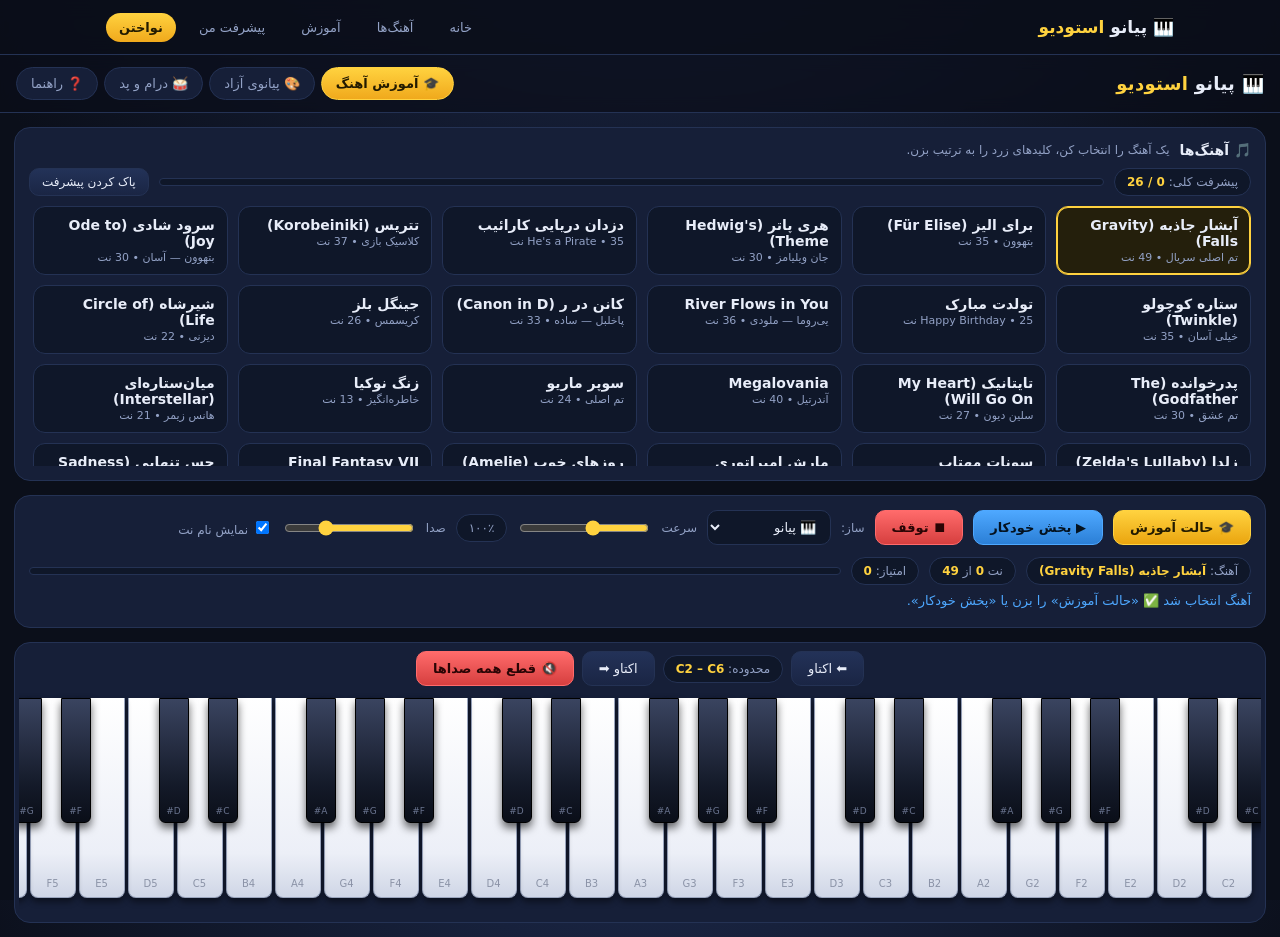
<file: piano/play.html>
<!DOCTYPE html>
<html lang="fa" dir="rtl">
<head>
<meta charset="utf-8" />
<meta name="viewport" content="width=device-width, initial-scale=1, maximum-scale=1, user-scalable=no" />
<title>نواختن — پیانو استودیو</title>
<link rel="icon" href="data:image/svg+xml,<svg xmlns='http://www.w3.org/2000/svg' viewBox='0 0 100 100'><text y='.9em' font-size='90'>🎹</text></svg>">
<style>
  .sitenav{position:sticky;top:0;z-index:60;border-bottom:1px solid #243254;background:rgba(10,14,25,.9);backdrop-filter:blur(10px)}
  .sitenav .in{max-width:1100px;margin:0 auto;padding:0 16px;height:54px;display:flex;align-items:center;gap:10px}
  .sitenav a{color:#93a2c6;text-decoration:none;font-size:13px;padding:7px 13px;border-radius:99px}
  .sitenav a:hover{color:#e8edf9;background:#1b2542}
  .sitenav a.br{font-weight:800;font-size:17px;color:#e8edf9;padding-inline-start:0}
  .sitenav a.br em{font-style:normal;color:#ffd23f}
  .sitenav a.on{background:linear-gradient(180deg,#ffd23f,#f0a91c);color:#231b00;font-weight:700}
  .sitenav .sp{margin-inline-start:auto}
</style>
<style>
  :root{
    --bg:#0b0f1a; --bg2:#121a2e; --card:#161f38; --line:#243254;
    --txt:#e8edf9; --mut:#93a2c6; --acc:#ffd23f; --acc2:#4ea8ff; --ok:#38d39f;
  }
  *{box-sizing:border-box;-webkit-tap-highlight-color:transparent}
  html,body{margin:0;height:100%}
  body{
    background:radial-gradient(1200px 700px at 50% -10%,#1d2a4d 0%,var(--bg) 60%);
    color:var(--txt);font-family:"Vazirmatn",Tahoma,system-ui,sans-serif;
    display:flex;flex-direction:column;min-height:100vh;overflow-x:hidden;
  }
  header{
    padding:12px 16px;display:flex;align-items:center;gap:12px;flex-wrap:wrap;
    border-bottom:1px solid var(--line);background:rgba(10,14,25,.7);backdrop-filter:blur(8px);
    position:sticky;top:54px;z-index:30;
  }
  h1{font-size:18px;margin:0;letter-spacing:.3px}
  h1 span{color:var(--acc)}
  .tabs{display:flex;gap:6px;margin-inline-start:auto;flex-wrap:wrap}
  .tab{
    background:var(--card);border:1px solid var(--line);color:var(--mut);
    padding:8px 14px;border-radius:999px;cursor:pointer;font-size:13px;font-family:inherit;transition:.15s;
  }
  .tab:hover{color:var(--txt);border-color:#38507f}
  .tab.on{background:linear-gradient(180deg,#ffd23f,#f0a91c);color:#221a00;border-color:#ffd23f;font-weight:700}
  main{flex:1;padding:14px;display:flex;flex-direction:column;gap:14px}
  .panel{display:none;flex-direction:column;gap:14px}
  .panel.on{display:flex}
  .card{background:var(--card);border:1px solid var(--line);border-radius:16px;padding:14px}
  .row{display:flex;gap:10px;align-items:center;flex-wrap:wrap}
  .lbl{font-size:12px;color:var(--mut)}
  button.btn{
    background:linear-gradient(180deg,#233258,#1a2544);border:1px solid var(--line);color:var(--txt);
    padding:9px 16px;border-radius:10px;cursor:pointer;font-size:13px;font-family:inherit;transition:.15s
  }
  button.btn:hover{border-color:#4ea8ff;transform:translateY(-1px)}
  button.btn.primary{background:linear-gradient(180deg,#4ea8ff,#2b7fd6);border-color:#4ea8ff;color:#04121f;font-weight:700}
  button.btn.gold{background:linear-gradient(180deg,#ffd23f,#eaa50f);border-color:#ffd23f;color:#231b00;font-weight:700}
  button.btn.danger{background:linear-gradient(180deg,#ff6b6b,#d63f3f);border-color:#ff6b6b;color:#2a0505;font-weight:700}
  select,input[type=range]{font-family:inherit}
  select{background:#0f1729;color:var(--txt);border:1px solid var(--line);border-radius:10px;padding:8px 10px;font-size:13px}
  input[type=range]{accent-color:var(--acc);width:130px}

  /* songs list */
  .songs{display:grid;grid-template-columns:repeat(auto-fill,minmax(190px,1fr));gap:10px;max-height:260px;overflow:auto;padding-inline-end:4px}
  .song{
    background:#0f1729;border:1px solid var(--line);border-radius:12px;padding:10px 12px;cursor:pointer;transition:.15s
  }
  .song:hover{border-color:#4ea8ff}
  .song.on{border-color:var(--acc);background:#241f0c;box-shadow:0 0 0 1px var(--acc) inset}
  .song b{display:block;font-size:14px}
  .song small{color:var(--mut);font-size:11px}

  /* keyboard */
  .kbWrap{overflow-x:auto;overflow-y:hidden;padding:6px 0 16px}
  .kb{position:relative;display:flex;justify-content:center;min-width:max-content;margin:0 auto;user-select:none;padding:0 8px}
  .wk{
    position:relative;width:46px;height:200px;margin:0 1.5px;border-radius:0 0 8px 8px;
    background:linear-gradient(180deg,#fff 0%,#eceff7 78%,#cfd6e6 100%);
    border:1px solid #9aa5bd;border-top:none;box-shadow:0 4px 6px rgba(0,0,0,.45);
    display:flex;align-items:flex-end;justify-content:center;padding-bottom:8px;
    font-size:10px;color:#8b93a7;cursor:pointer;transition:background .05s,transform .05s;flex:0 0 auto;
  }
  .wk.hint{background:linear-gradient(180deg,#fff3b0,#ffd23f 85%);color:#6a5200;box-shadow:0 0 16px rgba(255,210,63,.7),0 4px 6px rgba(0,0,0,.4)}
  .wk.next{background:linear-gradient(180deg,#c9ffe6,#38d39f 85%);color:#064;box-shadow:0 0 18px rgba(56,211,159,.8)}
  .wk.act{background:linear-gradient(180deg,#9ed0ff,#4ea8ff 90%);transform:translateY(2px)}
  .bkHolder{position:absolute;inset:0;pointer-events:none}
  .bk{
    position:absolute;top:0;width:30px;height:125px;border-radius:0 0 6px 6px;
    background:linear-gradient(180deg,#3a4460 0%,#141a29 70%,#0a0e18 100%);
    border:1px solid #000;box-shadow:0 5px 8px rgba(0,0,0,.6);z-index:5;cursor:pointer;pointer-events:auto;
    display:flex;align-items:flex-end;justify-content:center;padding-bottom:6px;font-size:9px;color:#6b7590;
    transition:background .05s,transform .05s;
  }
  .bk.hint{background:linear-gradient(180deg,#ffe27a,#d9a300 90%);color:#3a2c00;box-shadow:0 0 16px rgba(255,210,63,.8)}
  .bk.next{background:linear-gradient(180deg,#7ff0c6,#12a377 90%);color:#03291d;box-shadow:0 0 18px rgba(56,211,159,.85)}
  .bk.act{background:linear-gradient(180deg,#4ea8ff,#1b5fa8);transform:translateY(2px)}

  .badge{background:#0f1729;border:1px solid var(--line);border-radius:999px;padding:6px 12px;font-size:12px;color:var(--mut)}
  .badge b{color:var(--acc)}
  .bar{height:8px;background:#0f1729;border:1px solid var(--line);border-radius:99px;overflow:hidden;flex:1;min-width:140px}
  .bar > i{display:block;height:100%;width:0;background:linear-gradient(90deg,#38d39f,#4ea8ff);transition:width .12s}
  .pads{display:grid;grid-template-columns:repeat(auto-fill,minmax(96px,1fr));gap:8px}
  .pad{
    background:linear-gradient(180deg,#2b3a63,#1a2440);border:1px solid var(--line);border-radius:12px;
    padding:14px 6px;text-align:center;font-size:12px;cursor:pointer;transition:.08s
  }
  .pad:active,.pad.act{background:linear-gradient(180deg,#ff6b6b,#c33);transform:scale(.96)}
  .hintText{font-size:12px;color:var(--mut);line-height:1.9}
  .lyric{font-size:13px;color:var(--acc2);min-height:20px}
  @media(max-width:640px){
    .wk{width:38px;height:170px}.bk{width:25px;height:106px}
    h1{font-size:15px}.tab{padding:7px 11px;font-size:12px}
  }
</style>
</head>
<body>
<nav class="sitenav"><div class="in">
  <a class="br" href="index.html">🎹 پیانو <em>استودیو</em></a>
  <span class="sp"></span>
  <a href="index.html">خانه</a>
  <a href="songs.html">آهنگ‌ها</a>
  <a href="learn.html">آموزش</a>
  <a href="progress.html">پیشرفت من</a>
  <a class="on" href="play.html">نواختن</a>
</div></nav>
<header>
  <h1>🎹 پیانو <span>استودیو</span></h1>
  <div class="tabs">
    <button class="tab on" data-tab="learn">🎓 آموزش آهنگ</button>
    <button class="tab" data-tab="free">🎨 پیانوی آزاد</button>
    <button class="tab" data-tab="drum">🥁 درام و پد</button>
    <button class="tab" data-tab="help">❓ راهنما</button>
  </div>
</header>

<main>
  <!-- ============ LEARN ============ -->
  <section class="panel on" id="p-learn">
    <div class="card">
      <div class="row" style="margin-bottom:10px">
        <b style="font-size:14px">🎵 آهنگ‌ها</b>
        <span class="lbl">یک آهنگ را انتخاب کن، کلیدهای زرد را به ترتیب بزن.</span>
      </div>
      <div class="row" style="margin-bottom:10px">
        <span class="badge">پیشرفت کلی: <b id="progAll">0 / 0</b></span>
        <div class="bar"><i id="progAllBar"></i></div>
        <button class="btn" id="btnResetProg" style="padding:6px 12px;font-size:12px">پاک کردن پیشرفت</button>
      </div>
      <div class="songs" id="songList"></div>
    </div>

    <div class="card">
      <div class="row">
        <button class="btn gold" id="btnTeach">🎓 حالت آموزش</button>
        <button class="btn primary" id="btnAuto">▶️ پخش خودکار</button>
        <button class="btn danger" id="btnStop">⏹ توقف</button>
        <span class="lbl">ساز:</span>
        <select id="insSel"></select>
        <span class="lbl">سرعت</span><input type="range" id="tempo" min="40" max="180" value="100">
        <span class="badge" id="tempoV">۱۰۰٪</span>
        <span class="lbl">صدا</span><input type="range" id="vol" min="0" max="100" value="70">
        <label class="lbl"><input type="checkbox" id="chkNames" checked> نمایش نام نت</label>
      </div>
      <div class="row" style="margin-top:12px">
        <span class="badge">آهنگ: <b id="curName">—</b></span>
        <span class="badge">نت <b id="curStep">0</b> از <b id="curTotal">0</b></span>
        <span class="badge">امتیاز: <b id="score">0</b></span>
        <div class="bar"><i id="prog"></i></div>
      </div>
      <div class="row" style="margin-top:8px"><div class="lyric" id="msg">آماده‌ای؟ یک آهنگ انتخاب کن 🎶</div></div>
    </div>
  </section>

  <!-- ============ FREE ============ -->
  <section class="panel" id="p-free">
    <div class="card">
      <div class="row">
        <b style="font-size:14px">🎨 پیانوی آزاد</b>
        <span class="lbl">هرچی دوست داری بزن! با ماوس، لمس، یا کیبورد کامپیوتر.</span>
      </div>
      <div class="row" style="margin-top:10px">
        <span class="lbl">ساز:</span><select id="insSel2"></select>
        <button class="btn" id="btnRec">⏺ ضبط</button>
        <button class="btn" id="btnPlayRec">▶️ پخش ضبط</button>
        <button class="btn" id="btnClrRec">🗑 پاک کردن</button>
        <label class="lbl"><input type="checkbox" id="chkSus"> پدال ساستین (Space)</label>
        <span class="badge" id="recInfo">۰ نت ضبط شده</span>
      </div>
    </div>
  </section>

  <!-- ============ DRUM ============ -->
  <section class="panel" id="p-drum">
    <div class="card">
      <div class="row" style="margin-bottom:10px"><b style="font-size:14px">🥁 پدهای کوبه‌ای</b>
      <span class="lbl">کلیدهای ۱ تا ۸ کیبورد هم کار می‌کنند.</span></div>
      <div class="pads" id="padGrid"></div>
    </div>
    <div class="card">
      <div class="row"><b style="font-size:14px">🔁 ریتم خودکار</b>
        <button class="btn primary" id="btnBeat">▶️ شروع ریتم</button>
        <select id="beatSel">
          <option value="rock">راک</option><option value="pop">پاپ</option>
          <option value="hiphop">هیپ‌هاپ</option><option value="waltz">والس</option>
        </select>
        <span class="lbl">BPM</span><input type="range" id="bpm" min="60" max="180" value="100">
        <span class="badge" id="bpmV">100</span>
      </div>
    </div>
  </section>

  <!-- ============ HELP ============ -->
  <section class="panel" id="p-help">
    <div class="card hintText">
      <b>راهنمای سریع</b><br>
      • <b>حالت آموزش:</b> کلید <span style="color:#ffd23f">زرد</span> = نتی که باید بزنی. کلید <span style="color:#38d39f">سبز</span> = نت بعدی.
      وقتی درست بزنی خودکار می‌رود جلو.<br>
      • <b>پخش خودکار:</b> آهنگ خودش نواخته می‌شود تا ملودی را یاد بگیری.<br>
      • <b>کیبورد کامپیوتر:</b> ردیف <code>Z X C V B N M</code> و <code>Q W E R T Y U</code> و ردیف بالا برای اکتاوهای بالاتر؛
      کلیدهای سیاه روی <code>S D G H J</code> و <code>2 3 5 6 7</code>.<br>
      • <b>Space</b> = پدال ساستین، <b>←/→</b> = جابه‌جایی اکتاو.<br>
      • صدای هر نت با رها کردن کلید محو می‌شود (بدون گیر کردن صدا).
    </div>
  </section>

  <!-- shared keyboard -->
  <div class="card" style="padding:8px 4px">
    <div class="row" style="justify-content:center;gap:8px;margin-bottom:6px">
      <button class="btn" id="octDown">⬅️ اکتاو</button>
      <span class="badge">محدوده: <b id="rangeLbl"></b></span>
      <button class="btn" id="octUp">اکتاو ➡️</button>
      <button class="btn danger" id="panic">🔇 قطع همه صداها</button>
    </div>
    <div class="kbWrap"><div class="kb" id="kb"></div></div>
  </div>
</main>

<script>
/* ================= AUDIO ENGINE ================= */
let AC=null, master=null, comp=null;
function ac(){
  if(!AC){
    AC=new (window.AudioContext||window.webkitAudioContext)();
    comp=AC.createDynamicsCompressor();
    comp.threshold.value=-18; comp.knee.value=20; comp.ratio.value=8; comp.attack.value=.003; comp.release.value=.25;
    master=AC.createGain(); master.gain.value=.7;
    master.connect(comp); comp.connect(AC.destination);
  }
  if(AC.state==='suspended') AC.resume();
  return AC;
}
const NOTES=['C','C#','D','D#','E','F','F#','G','G#','A','A#','B'];
function freq(n){ // e.g. "C#4"
  const m=/^([A-G]#?)(-?\d)$/.exec(n); if(!m) return 440;
  return 440*Math.pow(2,(NOTES.indexOf(m[1])+(+m[2]+1)*12-69)/12);
}
const INSTRUMENTS={
  piano:{name:'🎹 پیانو',     type:'triangle', a:.005,d:.9, s:.22,r:.35, det:6, sub:.55, hcut:5200},
  epiano:{name:'🎛 پیانوی برقی',type:'sine',    a:.008,d:1.5,s:.35,r:.45, det:8, sub:.7,  hcut:4200},
  guitar:{name:'🎸 گیتار',     type:'sawtooth', a:.004,d:.55,s:.10,r:.28, det:10,sub:.35, hcut:2600},
  organ:{name:'🎵 ارگ',        type:'square',   a:.01, d:.2, s:.75,r:.18, det:4, sub:.6,  hcut:3000},
  strings:{name:'🎻 زهی',      type:'sawtooth', a:.12, d:.5, s:.7, r:.6,  det:12,sub:.5,  hcut:3400},
  bell:{name:'🔔 زنگ',         type:'sine',     a:.002,d:1.8,s:.05,r:.9,  det:3, sub:.4,  hcut:7000},
  synth:{name:'🌈 سینت',       type:'sawtooth', a:.01, d:.4, s:.5, r:.3,  det:16,sub:.6,  hcut:4000},
  bass:{name:'🎺 بیس',         type:'square',   a:.01, d:.6, s:.4, r:.25, det:5, sub:.9,  hcut:1200}
};
let curIns='piano', sustain=false;
const live=new Map();          // noteName -> voice object
const allVoices=new Set();

function makeVoice(note,vel=1,insKey=curIns){
  const C=ac(), I=INSTRUMENTS[insKey]||INSTRUMENTS.piano, f=freq(note), t=C.currentTime;
  const g=C.createGain(), lp=C.createBiquadFilter();
  lp.type='lowpass'; lp.frequency.value=I.hcut; lp.Q.value=.4;
  const oscs=[];
  const spec=[[f,1,0],[f,.5,I.det],[f*2,.28,-I.det],[f/2,I.sub*.35,0]];
  spec.forEach(([fr,amp,det])=>{
    const o=C.createOscillator(), og=C.createGain();
    o.type=I.type; o.frequency.value=fr; o.detune.value=det;
    og.gain.value=amp*.22; o.connect(og); og.connect(lp); o.start(t); oscs.push(o);
  });
  lp.connect(g); g.connect(master);
  const peak=Math.max(.05,Math.min(1,vel))*.9;
  g.gain.cancelScheduledValues(t);
  g.gain.setValueAtTime(0.0001,t);
  g.gain.linearRampToValueAtTime(peak,t+I.a);
  g.gain.setTargetAtTime(peak*I.s+0.0001,t+I.a,I.d*.5);
  const v={note,g,oscs,I,dead:false,
    stop(rel){
      if(v.dead) return; v.dead=true;
      const now=C.currentTime, R=rel!=null?rel:v.I.r;
      try{
        v.g.gain.cancelScheduledValues(now);
        v.g.gain.setValueAtTime(Math.max(v.g.gain.value,0.0001),now);
        v.g.gain.exponentialRampToValueAtTime(0.0001,now+R);
      }catch(e){}
      v.oscs.forEach(o=>{try{o.stop(now+R+.05)}catch(e){}});
      setTimeout(()=>{try{v.g.disconnect()}catch(e){} allVoices.delete(v);},(R+.12)*1000);
    }};
  allVoices.add(v);
  return v;
}
function noteOn(note,vel=1){
  const prev=live.get(note);
  if(prev) prev.stop(.05);                 // retrigger cleanly (no stuck sound)
  const v=makeVoice(note,vel);
  live.set(note,v);
  keyEl(note)?.classList.add('act');
  if(recording) recNotes.push({note,t:performance.now()-recT0,ins:curIns});
  return v;
}
function noteOff(note){
  const v=live.get(note);
  if(v){ live.delete(note); if(sustain){ setTimeout(()=>v.stop(),650);} else v.stop(); }
  keyEl(note)?.classList.remove('act');
}
function pluck(note,dur=.5,vel=.9,ins=curIns){   // fire & forget (autoplay)
  const v=makeVoice(note,vel,ins);
  const el=keyEl(note); if(el){el.classList.add('act'); setTimeout(()=>el.classList.remove('act'),Math.max(90,dur*700));}
  setTimeout(()=>v.stop(),Math.max(80,dur*1000));
  return v;
}
function panic(){
  live.forEach(v=>v.stop(.04)); live.clear();
  allVoices.forEach(v=>v.stop(.04));
  document.querySelectorAll('.act').forEach(e=>e.classList.remove('act'));
}
window.addEventListener('blur',panic);
document.addEventListener('visibilitychange',()=>{if(document.hidden)panic();});

/* ================= KEYBOARD ================= */
let octBase=3, OCTAVES=4;   // C3..C7-ish
const keyMapRow=[
  ['KeyZ',0],['KeyS',1],['KeyX',2],['KeyD',3],['KeyC',4],['KeyV',5],['KeyG',6],['KeyB',7],['KeyH',8],['KeyN',9],['KeyJ',10],['KeyM',11],
  ['KeyQ',12],['Digit2',13],['KeyW',14],['Digit3',15],['KeyE',16],['KeyR',17],['Digit5',18],['KeyT',19],['Digit6',20],['KeyY',21],['Digit7',22],['KeyU',23],
  ['KeyI',24],['Digit9',25],['KeyO',26],['Digit0',27],['KeyP',28],['BracketRight',29]
];
const kb=document.getElementById('kb');
let keyEls={};
function keyEl(n){return keyEls[n];}
function buildKB(){
  kb.innerHTML=''; keyEls={};
  const holder=document.createElement('div'); holder.className='bkHolder';
  const whites=[];
  for(let o=0;o<OCTAVES;o++){
    for(const w of ['C','D','E','F','G','A','B']) whites.push(w+(octBase+o));
  }
  whites.push('C'+(octBase+OCTAVES));
  const showNames=document.getElementById('chkNames').checked;
  whites.forEach(n=>{
    const d=document.createElement('div'); d.className='wk'; d.dataset.note=n;
    d.textContent=showNames?n:''; kb.appendChild(d); keyEls[n]=d;
  });
  kb.appendChild(holder);
  // black keys positioned over whites
  requestAnimationFrame(()=>{
    const kbRect=kb.getBoundingClientRect();
    const blackAfter={'C':'C#','D':'D#','F':'F#','G':'G#','A':'A#'};
    whites.forEach(n=>{
      const L=n.replace(/-?\d+$/,''), oc=n.match(/-?\d+$/)[0];
      if(!blackAfter[L]) return;
      const bn=blackAfter[L]+oc;
      if(!whites.some(w=>w.match(/-?\d+$/)[0]===oc)) return;
      const wEl=keyEls[n], r=wEl.getBoundingClientRect();
      if(r.right-kbRect.left > kb.scrollWidth) return;
      const b=document.createElement('div'); b.className='bk'; b.dataset.note=bn;
      b.textContent=showNames?blackAfter[L]:'';
      b.style.left=(r.left-kbRect.left + r.width - 15)+'px';
      holder.appendChild(b); keyEls[bn]=b;
    });
    refreshHints();
  });
  document.getElementById('rangeLbl').textContent='C'+octBase+' – C'+(octBase+OCTAVES);
}
document.getElementById('chkNames').onchange=buildKB;
document.getElementById('octUp').onclick=()=>{if(octBase<6){octBase++;panic();buildKB();}};
document.getElementById('octDown').onclick=()=>{if(octBase>0){octBase--;panic();buildKB();}};
document.getElementById('panic').onclick=panic;

/* pointer handling */
const pointers=new Map();
function noteFromEvt(e){
  const el=document.elementFromPoint(e.clientX,e.clientY);
  return el&&el.dataset&&el.dataset.note?el.dataset.note:null;
}
kb.addEventListener('pointerdown',e=>{
  const n=noteFromEvt(e); if(!n)return;
  e.preventDefault(); kb.setPointerCapture?.(e.pointerId);
  pointers.set(e.pointerId,n); noteOn(n,1); onUserNote(n);
});
kb.addEventListener('pointermove',e=>{
  if(!pointers.has(e.pointerId))return;
  const n=noteFromEvt(e), old=pointers.get(e.pointerId);
  if(n&&n!==old){ noteOff(old); pointers.set(e.pointerId,n); noteOn(n,1); onUserNote(n); }
});
function relPtr(e){ const n=pointers.get(e.pointerId); if(n){noteOff(n);pointers.delete(e.pointerId);} }
kb.addEventListener('pointerup',relPtr);
kb.addEventListener('pointercancel',relPtr);
kb.addEventListener('pointerleave',relPtr);
window.addEventListener('pointerup',e=>relPtr(e));

/* computer keyboard */
const down=new Set();
addEventListener('keydown',e=>{
  if(e.repeat) return;
  if(e.code==='Space'){e.preventDefault();sustain=true;document.getElementById('chkSus').checked=true;return;}
  if(e.code==='ArrowRight'){document.getElementById('octUp').click();return;}
  if(e.code==='ArrowLeft'){document.getElementById('octDown').click();return;}
  const dm=/^Digit([1-8])$/.exec(e.code);
  if(dm && curTab==='drum'){ hitPad(+dm[1]-1); return; }
  const m=keyMapRow.find(k=>k[0]===e.code); if(!m) return;
  const n=noteAt(m[1]); if(!n||!keyEls[n]) return;
  down.add(e.code); noteOn(n,1); onUserNote(n);
});
addEventListener('keyup',e=>{
  if(e.code==='Space'){sustain=false;document.getElementById('chkSus').checked=false;
    if(!sustain) live.forEach((v,n)=>{});return;}
  const m=keyMapRow.find(k=>k[0]===e.code); if(!m)return;
  down.delete(e.code); const n=noteAt(m[1]); if(n) noteOff(n);
});
function noteAt(semi){
  const idx=semi, o=octBase+Math.floor(idx/12);
  return NOTES[idx%12]+o;
}
document.getElementById('chkSus').onchange=e=>{sustain=e.target.checked;if(!sustain)panicRelease();};
function panicRelease(){ /* release notes not physically held */ }

/* ================= SONGS ================= */
// [note, beats]  ("r" = rest)  — beat = 0.5s at 100%
const SONGS=[
{id:'gf',name:'آبشار جاذبه (Gravity Falls)',info:'تم اصلی سریال',bpmScale:1,ins:'piano',notes:[
 ['D4',.5],['E4',.5],['F4',.5],['A4',.5],['G4',.5],['F4',.5],['E4',1],
 ['D4',.5],['E4',.5],['F4',.5],['A4',.5],['A#4',.5],['A4',.5],['G4',1],
 ['F4',.5],['G4',.5],['A4',.5],['D5',.5],['C5',.5],['A4',.5],['G4',1],
 ['A4',.5],['G4',.5],['F4',.5],['E4',.5],['D4',1.5],['r',.5],
 ['A4',.5],['A#4',.5],['C5',.5],['D5',1],['C5',.5],['A#4',.5],['A4',1],
 ['G4',.5],['A4',.5],['A#4',.5],['C5',1],['A#4',.5],['A4',.5],['G4',1],
 ['F4',.5],['G4',.5],['A4',.5],['A#4',.5],['A4',.5],['G4',.5],['F4',.5],['E4',.5],
 ['D4',2]
]},
{id:'elise',name:'برای الیز (Für Elise)',info:'بتهوون',ins:'piano',notes:[
 ['E5',.5],['D#5',.5],['E5',.5],['D#5',.5],['E5',.5],['B4',.5],['D5',.5],['C5',.5],
 ['A4',1],['C4',.5],['E4',.5],['A4',.5],['B4',1],['E4',.5],['G#4',.5],['B4',.5],
 ['C5',1],['E4',.5],['E5',.5],['D#5',.5],['E5',.5],['D#5',.5],['E5',.5],['B4',.5],
 ['D5',.5],['C5',.5],['A4',1],['C4',.5],['E4',.5],['A4',.5],['B4',1],['E4',.5],
 ['C5',.5],['B4',.5],['A4',2]
]},
{id:'hp',name:'هری پاتر (Hedwig\'s Theme)',info:'جان ویلیامز',ins:'bell',notes:[
 ['B4',.5],['E5',.75],['G5',.25],['F#5',.5],['E5',1],['B5',.5],['A5',1.5],
 ['F#5',1.5],['E5',.75],['G5',.25],['F#5',.5],['D#5',1],['F5',.5],['B4',2],
 ['B4',.5],['E5',.75],['G5',.25],['F#5',.5],['E5',1],['B5',.5],['D6',1],['C#6',.5],
 ['C6',1],['G#5',.5],['C6',.75],['B5',.25],['A#5',.5],['F#5',1],['G5',.5],['E5',2]
]},
{id:'pirates',name:'دزدان دریایی کارائیب',info:'He\'s a Pirate',ins:'strings',notes:[
 ['D4',.25],['D4',.25],['D4',.5],['D4',.25],['D4',.25],['D4',.25],['D4',.25],
 ['E4',.5],['F4',.5],['F4',.25],['F4',.25],['G4',.25],['E4',.25],['E4',.5],
 ['D4',.25],['C4',.25],['C4',.25],['D4',.5],['r',.25],
 ['D4',.25],['D4',.25],['D4',.5],['D4',.25],['D4',.25],['D4',.25],['D4',.25],
 ['E4',.5],['F4',.5],['F4',.25],['F4',.25],['G4',.25],['E4',.25],['E4',.5],
 ['D4',.25],['C4',.25],['D4',1]
]},
{id:'tetris',name:'تتریس (Korobeiniki)',info:'کلاسیک بازی',ins:'synth',notes:[
 ['E5',1],['B4',.5],['C5',.5],['D5',1],['C5',.5],['B4',.5],
 ['A4',1],['A4',.5],['C5',.5],['E5',1],['D5',.5],['C5',.5],
 ['B4',1.5],['C5',.5],['D5',1],['E5',1],
 ['C5',1],['A4',1],['A4',1],['r',1],
 ['D5',1.5],['F5',.5],['A5',1],['G5',.5],['F5',.5],
 ['E5',1.5],['C5',.5],['E5',1],['D5',.5],['C5',.5],
 ['B4',1],['B4',.5],['C5',.5],['D5',1],['E5',1],
 ['C5',1],['A4',1],['A4',2]
]},
{id:'joy',name:'سرود شادی (Ode to Joy)',info:'بتهوون — آسان',ins:'piano',notes:[
 ['E4',1],['E4',1],['F4',1],['G4',1],['G4',1],['F4',1],['E4',1],['D4',1],
 ['C4',1],['C4',1],['D4',1],['E4',1],['E4',1.5],['D4',.5],['D4',2],
 ['E4',1],['E4',1],['F4',1],['G4',1],['G4',1],['F4',1],['E4',1],['D4',1],
 ['C4',1],['C4',1],['D4',1],['E4',1],['D4',1.5],['C4',.5],['C4',2]
]},
{id:'twinkle',name:'ستاره کوچولو (Twinkle)',info:'خیلی آسان',ins:'bell',notes:[
 ['C4',1],['C4',1],['G4',1],['G4',1],['A4',1],['A4',1],['G4',2],
 ['F4',1],['F4',1],['E4',1],['E4',1],['D4',1],['D4',1],['C4',2],
 ['G4',1],['G4',1],['F4',1],['F4',1],['E4',1],['E4',1],['D4',2],
 ['G4',1],['G4',1],['F4',1],['F4',1],['E4',1],['E4',1],['D4',2],
 ['C4',1],['C4',1],['G4',1],['G4',1],['A4',1],['A4',1],['G4',2]
]},
{id:'birthday',name:'تولدت مبارک',info:'Happy Birthday',ins:'piano',notes:[
 ['C4',.5],['C4',.5],['D4',1],['C4',1],['F4',1],['E4',2],
 ['C4',.5],['C4',.5],['D4',1],['C4',1],['G4',1],['F4',2],
 ['C4',.5],['C4',.5],['C5',1],['A4',1],['F4',1],['E4',1],['D4',2],
 ['A#4',.5],['A#4',.5],['A4',1],['F4',1],['G4',1],['F4',2]
]},
{id:'river',name:'River Flows in You',info:'یی‌رو‌ما — ملودی',ins:'epiano',notes:[
 ['A4',.5],['G#4',.5],['A4',.5],['G#4',.5],['A4',.5],['B4',.5],['C#5',.5],['E5',.5],
 ['D5',.5],['C#5',.5],['B4',.5],['A4',.5],['B4',.5],['C#5',.5],['A4',1],
 ['A4',.5],['G#4',.5],['A4',.5],['G#4',.5],['A4',.5],['B4',.5],['C#5',.5],['E5',.5],
 ['D5',.5],['C#5',.5],['B4',.5],['C#5',.5],['A4',1.5],['r',.5],
 ['E5',.5],['F#5',.5],['E5',.5],['C#5',.5],['B4',1],['C#5',.5],['B4',.5],['A4',2]
]},
{id:'canon',name:'کانن در ر (Canon in D)',info:'پاخلبل — ساده',ins:'strings',notes:[
 ['F#5',1],['E5',1],['D5',1],['C#5',1],['B4',1],['A4',1],['B4',1],['C#5',1],
 ['D5',1],['C#5',1],['B4',1],['A4',1],['G4',1],['F#4',1],['G4',1],['E4',1],
 ['D4',1],['F#4',1],['A4',1],['G4',1],['F#4',1],['D4',1],['F#4',1],['E4',1],
 ['D4',1],['B3',1],['D4',1],['A4',1],['G4',1],['B4',1],['A4',1],['G4',1],['F#4',2]
]},
{id:'jingle',name:'جینگل بلز',info:'کریسمس',ins:'bell',notes:[
 ['E4',1],['E4',1],['E4',2],['E4',1],['E4',1],['E4',2],
 ['E4',1],['G4',1],['C4',1],['D4',1],['E4',3],['r',1],
 ['F4',1],['F4',1],['F4',1],['F4',1],['F4',1],['E4',1],['E4',1],['E4',.5],['E4',.5],
 ['E4',1],['D4',1],['D4',1],['E4',1],['D4',2],['G4',2]
]},
{id:'lion',name:'شیرشاه (Circle of Life)',info:'دیزنی',ins:'strings',notes:[
 ['A4',.5],['B4',.5],['C5',1],['B4',.5],['A4',.5],['G4',1],
 ['A4',.5],['C5',.5],['E5',1],['D5',.5],['C5',.5],['B4',1.5],['r',.5],
 ['C5',.5],['D5',.5],['E5',1],['D5',.5],['C5',.5],['A4',1],
 ['G4',.5],['A4',.5],['C5',1],['A4',2]
]},
{id:'godfather',name:'پدرخوانده (The Godfather)',info:'تم عشق',ins:'guitar',notes:[
 ['G4',.5],['C5',.75],['D#5',.25],['D5',.5],['C5',.5],['D#5',.5],['C5',.5],['D5',.5],['C5',.5],['G#4',.5],['G4',1.5],
 ['G4',.5],['C5',.75],['D#5',.25],['D5',.5],['C5',.5],['D#5',.5],['C5',.5],['D#5',.5],['G5',.5],['F5',1.5],
 ['A#4',.5],['D#5',.5],['D5',.5],['A#4',.5],['D5',.5],['A#4',.5],['C5',.5],['A#4',.5],['G4',1.5]
]},
{id:'titanic',name:'تایتانیک (My Heart Will Go On)',info:'سلین دیون',ins:'epiano',notes:[
 ['E4',.5],['E4',.5],['E4',.5],['E4',.5],['D4',.5],['E4',1],['E4',.5],['D4',.5],['E4',1],['G4',.5],['F#4',1.5],
 ['E4',.5],['E4',.5],['E4',.5],['E4',.5],['D4',.5],['E4',1],['E4',.5],['B4',2],
 ['A4',.5],['B4',.5],['A4',.5],['G4',.5],['F#4',1],['E4',.5],['D4',.5],['E4',2]
]},
{id:'undertale',name:'Megalovania',info:'آندرتیل',ins:'synth',notes:[
 ['D4',.25],['D4',.25],['D5',.5],['A4',.75],['G#4',.5],['G4',.5],['F4',.5],['D4',.25],['F4',.25],['G4',.25],
 ['C4',.25],['C4',.25],['D5',.5],['A4',.75],['G#4',.5],['G4',.5],['F4',.5],['D4',.25],['F4',.25],['G4',.25],
 ['B3',.25],['B3',.25],['D5',.5],['A4',.75],['G#4',.5],['G4',.5],['F4',.5],['D4',.25],['F4',.25],['G4',.25],
 ['A#3',.25],['A#3',.25],['D5',.5],['A4',.75],['G#4',.5],['G4',.5],['F4',.5],['D4',.25],['F4',.25],['G4',.25]
]},
{id:'mario',name:'سوپر ماریو',info:'تم اصلی',ins:'synth',notes:[
 ['E5',.25],['E5',.5],['E5',.5],['C5',.25],['E5',.5],['G5',1],['G4',1],
 ['C5',.75],['G4',.5],['E4',.75],['A4',.5],['B4',.5],['A#4',.25],['A4',.5],
 ['G4',.33],['E5',.33],['G5',.33],['A5',.5],['F5',.25],['G5',.5],['E5',.5],['C5',.25],['D5',.25],['B4',1]
]},
{id:'nokia',name:'زنگ نوکیا',info:'خاطره‌انگیز',ins:'organ',notes:[
 ['E5',.25],['D5',.25],['F#4',.5],['G#4',.5],['C#5',.25],['B4',.25],['D4',.5],['E4',.5],
 ['B4',.25],['A4',.25],['C#4',.5],['E4',.5],['A4',1.5]
]},
{id:'interstellar',name:'میان‌ستاره‌ای (Interstellar)',info:'هانس زیمر',ins:'organ',notes:[
 ['A4',1],['A4',1],['E5',1],['E5',1],['A4',1],['A4',1],['E5',1],['E5',1],
 ['F5',1],['F5',1],['E5',2],['D5',1],['D5',1],['C#5',2],
 ['A4',1],['A4',1],['E5',1],['E5',1],['B4',1],['B4',1],['A4',2]
]},
{id:'zelda',name:'زلدا (Zelda\'s Lullaby)',info:'نینتندو',ins:'bell',notes:[
 ['E4',1.5],['G4',.5],['D4',2],['C4',1],['D4',.5],['E4',.5],['G4',1],['A4',1],
 ['E4',1.5],['G4',.5],['D4',2],['C4',1],['G4',1],['E4',2],
 ['B4',1.5],['D5',.5],['A4',2],['G4',1],['A4',.5],['B4',.5],['D5',1],['E5',1],
 ['B4',1.5],['D5',.5],['A4',2],['G4',1],['D4',1],['E4',2]
]},
{id:'moonlight',name:'سونات مهتاب',info:'بتهوون — آرپژ',ins:'epiano',notes:[
 ['C#4',.5],['E4',.5],['G#4',.5],['C#4',.5],['E4',.5],['G#4',.5],
 ['C#4',.5],['E4',.5],['G#4',.5],['C#4',.5],['E4',.5],['G#4',.5],
 ['C#4',.5],['E4',.5],['A4',.5],['C#4',.5],['E4',.5],['A4',.5],
 ['C#4',.5],['D4',.5],['F#4',.5],['C#4',.5],['D4',.5],['F#4',.5],
 ['B3',.5],['D4',.5],['G#4',.5],['B3',.5],['C#4',.5],['E4',.5],
 ['C#4',.5],['E4',.5],['G#4',.5],['C#4',2]
]},
{id:'imperial',name:'مارش امپراتوری',info:'Star Wars — دارث ویدر',ins:'bass',notes:[
 ['G4',1],['G4',1],['G4',1],['D#4',.75],['A#4',.25],['G4',1],['D#4',.75],['A#4',.25],['G4',2],
 ['D5',1],['D5',1],['D5',1],['D#5',.75],['A#4',.25],['F#4',1],['D#4',.75],['A#4',.25],['G4',2],
 ['G5',1],['G4',.75],['G4',.25],['G5',1],['F#5',.75],['F5',.25],['E5',.25],['D#5',.25],['E5',.5],
 ['r',.5],['G#4',.5],['C#5',1],['C5',.75],['B4',.25],['A#4',.25],['A4',.25],['A#4',.5]
]},
{id:'aval',name:'روزهای خوب (Amelie)',info:'Comptine d\'un autre été',ins:'epiano',notes:[
 ['F#4',.5],['C#4',.5],['F#4',.5],['G#4',.5],['A4',.5],['C#5',.5],['B4',.5],['G#4',.5],
 ['A4',.5],['C#5',.5],['E5',.5],['C#5',.5],['B4',.5],['G#4',.5],['F#4',1],
 ['F#4',.5],['C#4',.5],['F#4',.5],['G#4',.5],['A4',.5],['E5',.5],['C#5',.5],['B4',.5],
 ['A4',.5],['F#4',.5],['G#4',.5],['A4',.5],['F#4',2]
]},
{id:'ff7',name:'Final Fantasy VII',info:'تم اصلی',ins:'strings',notes:[
 ['E4',1],['G4',1],['A4',1.5],['B4',.5],['A4',1],['G4',1],['E4',2],
 ['D4',1],['E4',1],['G4',1.5],['A4',.5],['G4',1],['E4',1],['D4',2],
 ['E4',1],['G4',1],['A4',1.5],['C5',.5],['B4',1],['A4',1],['G4',2],
 ['A4',1],['B4',1],['C5',1.5],['B4',.5],['A4',1],['G4',1],['E4',2]
]},
{id:'sadness',name:'حس تنهایی (Sadness and Sorrow)',info:'ناروتو',ins:'strings',notes:[
 ['B4',1],['A4',.5],['B4',.5],['E5',1],['D5',1],['B4',1],['A4',1],['B4',2],
 ['E4',1],['F#4',.5],['G4',.5],['A4',1],['B4',1],['A4',.5],['G4',.5],['F#4',1],['E4',2],
 ['B4',1],['C5',.5],['D5',.5],['E5',1],['D5',1],['B4',1],['A4',1],['G4',1],['F#4',1],['E4',2]
]},
{id:'fly',name:'Fly Me to the Moon',info:'جاز کلاسیک',ins:'guitar',notes:[
 ['A5',.5],['G5',.5],['F5',.5],['E5',.5],['D5',.5],['C5',.5],['D5',.5],['E5',.5],
 ['A4',1],['r',.5],['G5',.5],['F5',.5],['E5',.5],['D5',.5],['C5',.5],['B4',.5],['C5',.5],
 ['D5',1],['r',.5],['F5',.5],['E5',.5],['D5',.5],['C5',.5],['B4',.5],['A4',.5],['B4',.5],
 ['C5',1],['E5',1],['A4',2]
]},
{id:'ode2',name:'گل یاس (Greensleeves)',info:'فولک انگلیسی',ins:'organ',notes:[
 ['A4',.5],['C5',1],['D5',.5],['E5',.75],['F5',.25],['E5',.5],['D5',1],['B4',.5],
 ['G4',.75],['A4',.25],['B4',.5],['C5',1],['A4',.5],['A4',.75],['G#4',.25],['A4',.5],['B4',1],
 ['A4',.5],['C5',1],['D5',.5],['E5',.75],['F5',.25],['E5',.5],['D5',1],['B4',.5],
 ['G4',.75],['A4',.25],['B4',.5],['C5',.75],['B4',.25],['A4',.5],['G#4',.75],['F#4',.25],['G#4',.5],['A4',2]
]}
];

/* ============ song UI ============ */
let cur=null, step=0, mode='idle', autoTimer=null, score=0;
const $=id=>document.getElementById(id);
const listEl=$('songList');
SONGS.forEach((s,i)=>{
  const d=document.createElement('div'); d.className='song'; d.dataset.i=i;
  d.innerHTML='<b>'+s.name+'</b><small>'+s.info+' • '+s.notes.filter(n=>n[0]!=='r').length+' نت</small>';
  d.style.display='flex'; d.style.flexDirection='column'; d.style.gap='2px';
  d.onclick=()=>selectSong(i);
  listEl.appendChild(d);
});
function selectSong(i){
  stopAll();
  cur=SONGS[i]; step=0; score=0;
  [...listEl.children].forEach((c,j)=>c.classList.toggle('on',j===i));
  $('curName').textContent=cur.name;
  $('curTotal').textContent=cur.notes.filter(n=>n[0]!=='r').length;
  $('curStep').textContent=0; $('score').textContent=0; $('prog').style.width='0%';
  if(cur.ins){ curIns=cur.ins; $('insSel').value=cur.ins; $('insSel2').value=cur.ins; }
  ensureRange();
  $('msg').textContent='آهنگ انتخاب شد ✅ «حالت آموزش» را بزن یا «پخش خودکار».';
  mode='idle'; refreshHints();
}
function playable(){ return cur? cur.notes.filter(n=>n[0]!=='r') : []; }
function ensureRange(){ // shift octave so all notes fit
  if(!cur) return;
  const ocs=playable().map(n=>+n[0].match(/-?\d+$/)[0]);
  const lo=Math.min(...ocs), hi=Math.max(...ocs);
  let base=Math.min(lo, Math.max(0,hi-OCTAVES+1));
  if(hi>base+OCTAVES) base=hi-OCTAVES;
  base=Math.max(0,Math.min(6,base));
  if(base!==octBase){ octBase=base; panic(); buildKB(); } else refreshHints();
}
function refreshHints(){
  document.querySelectorAll('.hint,.next').forEach(e=>e.classList.remove('hint','next'));
  if(mode!=='teach'||!cur) return;
  const seq=playable();
  const a=seq[step], b=seq[step+1];
  if(a&&keyEls[a[0]]) keyEls[a[0]].classList.add('hint');
  if(b&&keyEls[b[0]]&&b[0]!==a?.[0]) keyEls[b[0]].classList.add('next');
}
function onUserNote(n){
  if(mode!=='teach'||!cur) return;
  const seq=playable(), want=seq[step];
  if(!want) return;
  if(n===want[0]){
    step++; score+=10;
    $('curStep').textContent=step; $('score').textContent=score;
    $('prog').style.width=(step/seq.length*100)+'%';
    if(step>=seq.length){
      mode='idle'; $('msg').textContent='🎉 آفرین! آهنگ کامل شد. امتیاز: '+score;
      refreshHints(); celebrate(); recordDone(cur.id,score,seq.length);
    } else { $('msg').textContent='عالی! نت بعدی: '+seq[step][0]; refreshHints(); }
  } else {
    score=Math.max(0,score-2); $('score').textContent=score;
    $('msg').textContent='اشتباه بود 😅 نت درست: '+want[0];
  }
}
function celebrate(){
  ['C5','E5','G5','C6'].forEach((n,i)=>setTimeout(()=>pluck(n,.6,.8,'bell'),i*110));
}

/* ---- progress saving ---- */
const PKEY='pianoStudioProgress';
function loadProg(){ try{return JSON.parse(localStorage.getItem(PKEY))||{}}catch(e){return {}} }
function saveProg(p){ try{localStorage.setItem(PKEY,JSON.stringify(p))}catch(e){} }
function recordDone(songId,sc,total){
  const p=loadProg(), acc=Math.round(sc/(total*10)*100);
  const old=p[songId]||{plays:0,best:0};
  p[songId]={plays:old.plays+1,best:Math.max(old.best,acc),last:Date.now()};
  saveProg(p); paintProgress();
}
function paintProgress(){
  const p=loadProg();
  [...listEl.children].forEach(el=>{
    const s=SONGS[+el.dataset.i], r=p[s.id];
    let m=el.querySelector('.done');
    if(r){ if(!m){m=document.createElement('small');m.className='done';el.appendChild(m);}
      m.style.color='#38d39f';
      m.textContent='✅ بهترین: '+r.best+'٪ • '+r.plays+' بار';
    } else if(m) m.remove();
  });
  const done=SONGS.filter(s=>p[s.id]).length;
  const el=$('progAll'); if(el){ el.textContent=done+' / '+SONGS.length;
    $('progAllBar').style.width=(done/SONGS.length*100)+'%'; }
}
$('btnTeach').onclick=()=>{
  if(!cur) return $('msg').textContent='اول یک آهنگ انتخاب کن 🎵';
  stopAuto(); ac(); mode='teach'; step=0; score=0;
  $('curStep').textContent=0;$('score').textContent=0;$('prog').style.width='0%';
  ensureRange(); refreshHints();
  $('msg').textContent='کلید زرد را بزن! نت اول: '+playable()[0][0];
};
$('btnAuto').onclick=()=>{
  if(!cur) return $('msg').textContent='اول یک آهنگ انتخاب کن 🎵';
  stopAuto(); ac(); mode='auto'; ensureRange();
  $('msg').textContent='▶️ در حال پخش…';
  let i=0, pi=0;
  const seq=cur.notes, total=playable().length;
  const beat=()=>500*(100/ +$('tempo').value);
  const tick=()=>{
    if(mode!=='auto'||i>=seq.length){ if(mode==='auto'){mode='idle';$('msg').textContent='پخش تمام شد ✅';} return; }
    const [n,d]=seq[i++];
    const ms=d*beat();
    if(n!=='r'){ pluck(n,Math.min(1.6,d*.9*(beat()/500)),.85,cur.ins||curIns); pi++;
      $('curStep').textContent=pi; $('prog').style.width=(pi/total*100)+'%'; }
    autoTimer=setTimeout(tick,ms);
  };
  tick();
};
function stopAuto(){ if(autoTimer){clearTimeout(autoTimer);autoTimer=null;} if(mode==='auto')mode='idle'; }
function stopAll(){ stopAuto(); stopBeat(); stopRecPlay(); panic(); mode='idle'; refreshHints(); }
$('btnStop').onclick=()=>{ stopAll(); $('msg').textContent='⏹ متوقف شد.'; };

/* instrument selects */
[$('insSel'),$('insSel2')].forEach(sel=>{
  Object.entries(INSTRUMENTS).forEach(([k,v])=>{
    const o=document.createElement('option'); o.value=k;o.textContent=v.name;sel.appendChild(o);
  });
  sel.value='piano';
  sel.onchange=()=>{curIns=sel.value; $('insSel').value=sel.value; $('insSel2').value=sel.value; panic();};
});
$('vol').oninput=e=>{ac();master.gain.value=e.target.value/100;};
$('tempo').oninput=e=>$('tempoV').textContent=e.target.value+'٪';

/* ================= RECORD ================= */
let recording=false, recNotes=[], recT0=0, recTimers=[];
$('btnRec').onclick=()=>{
  recording=!recording;
  if(recording){recNotes=[];recT0=performance.now();$('btnRec').textContent='⏹ پایان ضبط';$('btnRec').classList.add('danger');}
  else{$('btnRec').textContent='⏺ ضبط';$('btnRec').classList.remove('danger');}
  $('recInfo').textContent=recNotes.length+' نت ضبط شده';
};
$('btnPlayRec').onclick=()=>{
  stopRecPlay(); if(!recNotes.length)return;
  ac();
  recNotes.forEach(r=>recTimers.push(setTimeout(()=>pluck(r.note,.6,.85,r.ins),r.t)));
};
$('btnClrRec').onclick=()=>{recNotes=[];stopRecPlay();$('recInfo').textContent='۰ نت ضبط شده';};
function stopRecPlay(){recTimers.forEach(clearTimeout);recTimers=[];}

/* ================= DRUMS ================= */
const PADS=[
 {n:'کیک 🥁',t:'kick'},{n:'اسنر',t:'snare'},{n:'های‌هت',t:'hat'},{n:'های‌هت باز',t:'ohat'},
 {n:'تام بم',t:'tomL'},{n:'تام زیر',t:'tomH'},{n:'کلپ 👏',t:'clap'},{n:'سیمبال',t:'crash'}
];
const padGrid=$('padGrid');
PADS.forEach((p,i)=>{
  const d=document.createElement('div');d.className='pad';d.innerHTML=p.n+'<br><small style="color:#93a2c6">'+(i+1)+'</small>';
  d.onpointerdown=e=>{e.preventDefault();hitPad(i);};
  padGrid.appendChild(d);
});
function hitPad(i){
  const p=PADS[i]; if(!p)return; drum(p.t);
  const el=padGrid.children[i]; if(el){el.classList.add('act');setTimeout(()=>el.classList.remove('act'),90);}
}
function noiseBuf(){
  const C=ac(); if(noiseBuf._b)return noiseBuf._b;
  const b=C.createBuffer(1,C.sampleRate*1,C.sampleRate), d=b.getChannelData(0);
  for(let i=0;i<d.length;i++)d[i]=Math.random()*2-1;
  return noiseBuf._b=b;
}
function drum(type,vol=1){
  const C=ac(), t=C.currentTime, g=C.createGain(); g.connect(master);
  if(type==='kick'){
    const o=C.createOscillator();o.type='sine';
    o.frequency.setValueAtTime(150,t);o.frequency.exponentialRampToValueAtTime(45,t+.12);
    g.gain.setValueAtTime(vol,t);g.gain.exponentialRampToValueAtTime(.001,t+.38);
    o.connect(g);o.start(t);o.stop(t+.42);
  } else if(type==='tomL'||type==='tomH'){
    const o=C.createOscillator();o.type='sine';const f=type==='tomL'?110:190;
    o.frequency.setValueAtTime(f,t);o.frequency.exponentialRampToValueAtTime(f*.55,t+.25);
    g.gain.setValueAtTime(vol*.8,t);g.gain.exponentialRampToValueAtTime(.001,t+.35);
    o.connect(g);o.start(t);o.stop(t+.4);
  } else {
    const s=C.createBufferSource();s.buffer=noiseBuf();
    const f=C.createBiquadFilter();
    let dur=.12;
    if(type==='snare'){f.type='bandpass';f.frequency.value=1900;f.Q.value=.8;dur=.18;}
    if(type==='hat'){f.type='highpass';f.frequency.value=8000;dur=.05;}
    if(type==='ohat'){f.type='highpass';f.frequency.value=7000;dur=.32;}
    if(type==='clap'){f.type='bandpass';f.frequency.value=1200;f.Q.value=1.2;dur=.16;}
    if(type==='crash'){f.type='highpass';f.frequency.value=5000;dur=1.1;}
    g.gain.setValueAtTime(vol*.65,t);g.gain.exponentialRampToValueAtTime(.001,t+dur);
    s.connect(f);f.connect(g);s.start(t);s.stop(t+dur+.05);
    if(type==='snare'){const o=C.createOscillator();o.type='triangle';o.frequency.setValueAtTime(190,t);
      const g2=C.createGain();g2.gain.setValueAtTime(vol*.35,t);g2.gain.exponentialRampToValueAtTime(.001,t+.12);
      o.connect(g2);g2.connect(master);o.start(t);o.stop(t+.15);}
  }
  setTimeout(()=>{try{g.disconnect()}catch(e){}} ,1400);
}
const BEATS={
  rock:[['kick','hat'],['hat'],['snare','hat'],['hat'],['kick','hat'],['kick','hat'],['snare','hat'],['hat']],
  pop:[['kick','hat'],['hat'],['snare','hat'],['hat'],['hat'],['kick','hat'],['snare','hat'],['hat']],
  hiphop:[['kick'],['hat'],['snare','hat'],['hat'],['kick','hat'],['kick'],['snare','hat'],['hat']],
  waltz:[['kick'],['hat'],['hat'],['snare'],['hat'],['hat']]
};
let beatTimer=null,beatI=0;
$('bpm').oninput=e=>$('bpmV').textContent=e.target.value;
$('btnBeat').onclick=()=>{ beatTimer?stopBeat():startBeat(); };
function startBeat(){
  ac(); beatI=0; $('btnBeat').textContent='⏹ توقف ریتم';
  const loop=()=>{
    const pat=BEATS[$('beatSel').value];
    pat[beatI%pat.length].forEach(x=>drum(x,x==='hat'?.5:1));
    beatI++;
    beatTimer=setTimeout(loop, 30000/ +$('bpm').value);
  };
  loop();
}
function stopBeat(){ if(beatTimer)clearTimeout(beatTimer); beatTimer=null; $('btnBeat').textContent='▶️ شروع ریتم'; }

/* ================= TABS ================= */
let curTab='learn';
document.querySelectorAll('.tab').forEach(b=>b.onclick=()=>{
  document.querySelectorAll('.tab').forEach(x=>x.classList.remove('on'));
  b.classList.add('on'); curTab=b.dataset.tab;
  document.querySelectorAll('.panel').forEach(p=>p.classList.toggle('on',p.id==='p-'+curTab));
  if(curTab!=='learn'){ mode='idle'; stopAuto(); refreshHints(); }
});
addEventListener('resize',()=>{clearTimeout(window._rz);window._rz=setTimeout(buildKB,150);});
document.addEventListener('pointerdown',()=>ac(),{once:true});
$('btnResetProg').onclick=()=>{ if(confirm('همه پیشرفت پاک شود؟')){localStorage.removeItem(PKEY);paintProgress();} };
buildKB(); paintProgress();
(function(){
  const want=new URLSearchParams(location.search).get('song');
  let i=want?SONGS.findIndex(s=>s.id===want):0;
  if(i<0)i=0;
  selectSong(i);
  const el=listEl.children[i]; if(el) el.scrollIntoView({block:'nearest'});
  if(want){ setTimeout(()=>{ $('btnTeach').click(); },200); }
})();
</script>
</body>
</html>
</file>
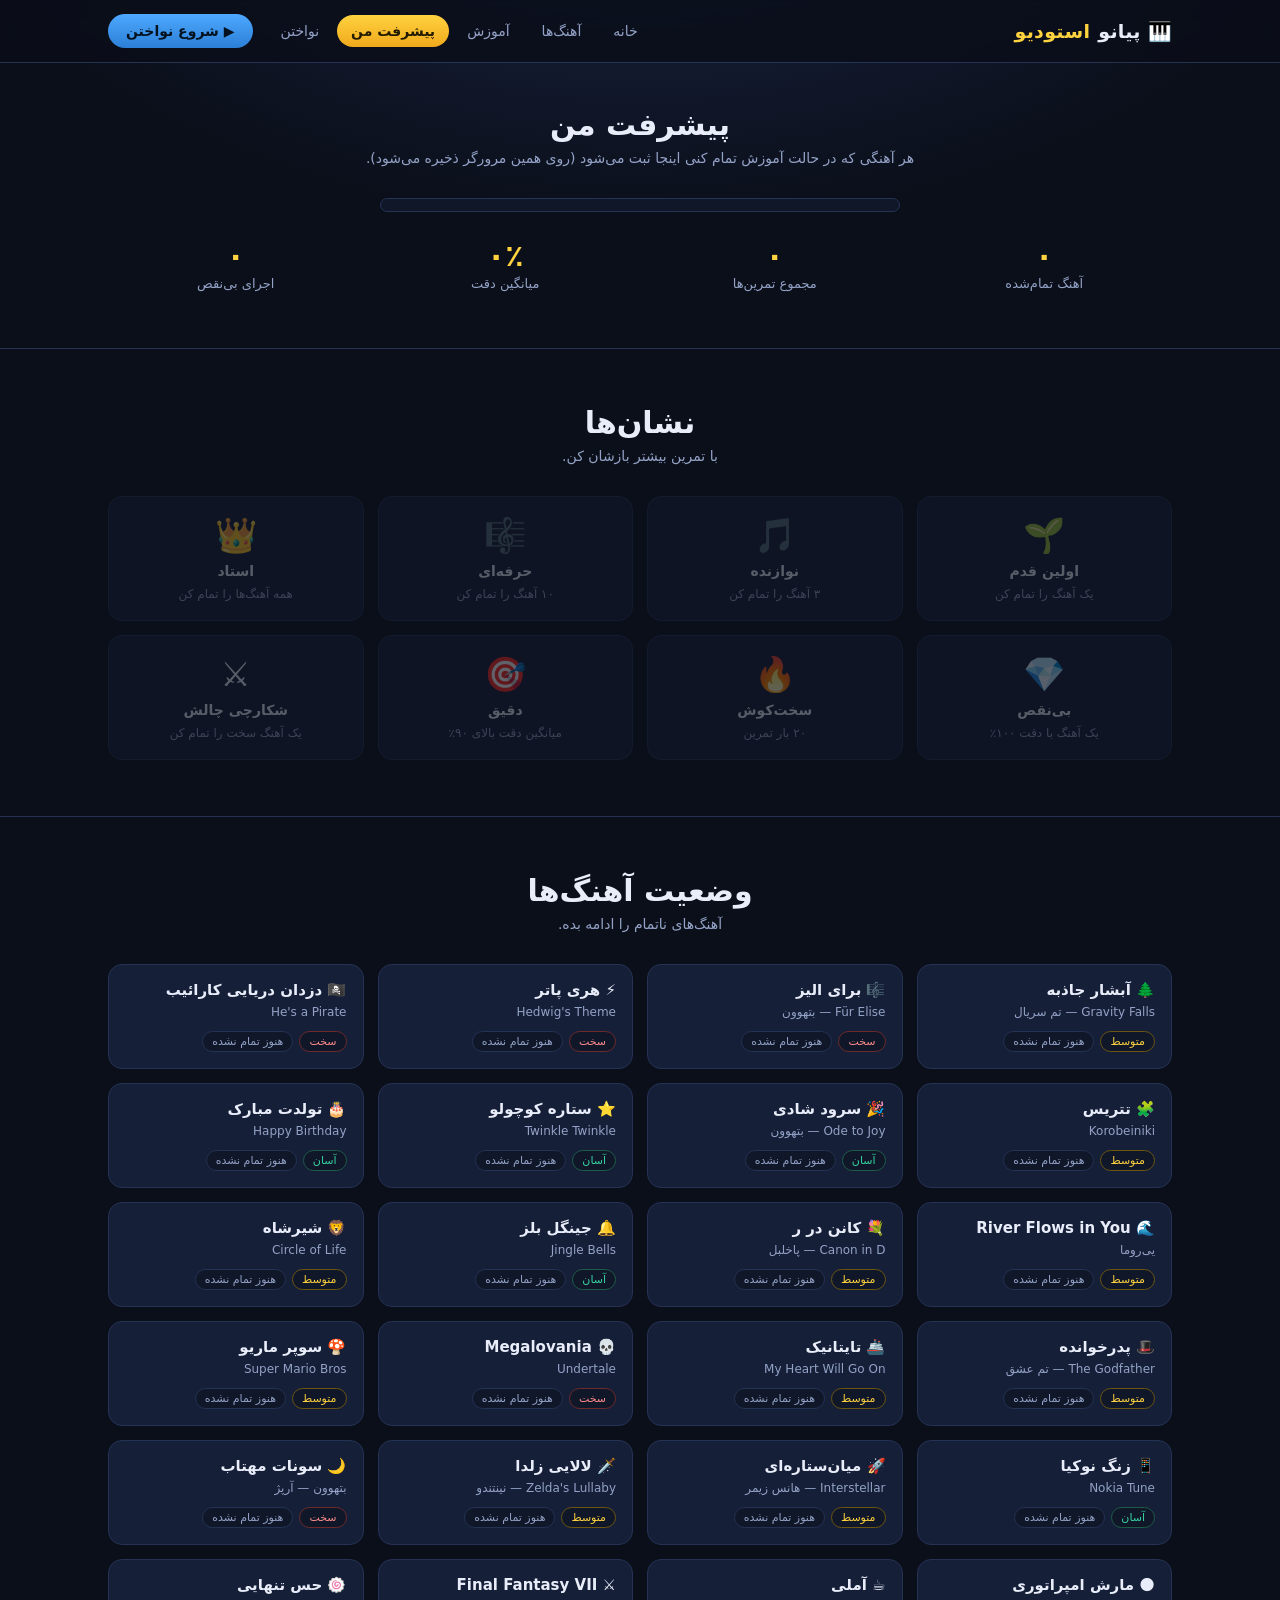
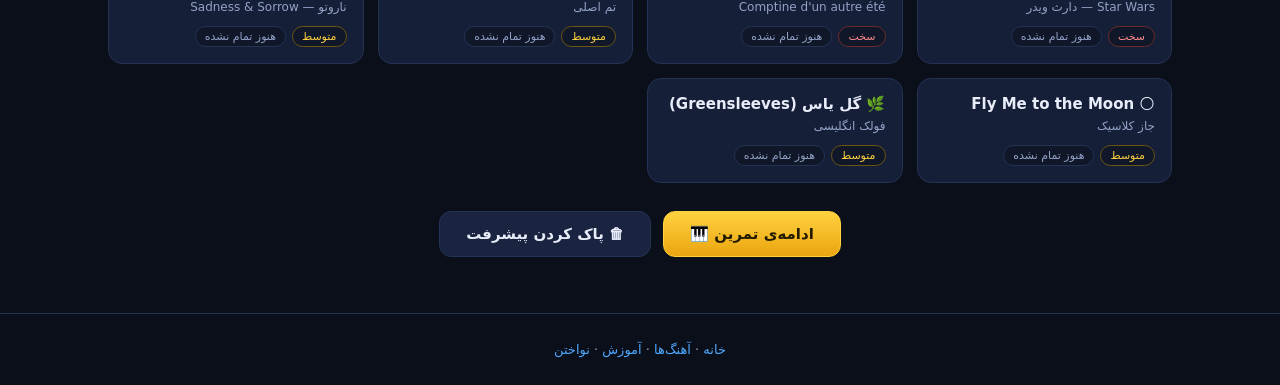
<file: piano/progress.html>
<!DOCTYPE html>
<html lang="fa" dir="rtl">
<head>
<meta charset="utf-8">
<meta name="viewport" content="width=device-width,initial-scale=1">
<title>پیشرفت من — پیانو استودیو</title>
<link rel="stylesheet" href="site.css">
<link rel="icon" href="data:image/svg+xml,<svg xmlns='http://www.w3.org/2000/svg' viewBox='0 0 100 100'><text y='.9em' font-size='90'>🎹</text></svg>">
<style>
  .bigbar{height:14px;background:#0f1729;border:1px solid var(--line);border-radius:99px;overflow:hidden;max-width:520px;margin:14px auto}
  .bigbar i{display:block;height:100%;width:0;background:linear-gradient(90deg,#38d39f,#4ea8ff);transition:width .6s}
  .medal{background:var(--card);border:1px solid var(--line);border-radius:14px;padding:18px;text-align:center;opacity:.35;transition:.2s}
  .medal.got{opacity:1;border-color:var(--acc);box-shadow:0 0 0 1px var(--acc) inset}
  .medal .e{font-size:34px;display:block;margin-bottom:8px}
  .medal b{font-size:14px;display:block;margin-bottom:4px}
  .medal small{color:var(--mut);font-size:12px}
  .doneTag{font-size:11px;color:var(--ok)}
</style>
</head>
<body>
<nav class="nav"><div class="container">
  <a class="brand" href="index.html">🎹 پیانو <em>استودیو</em></a>
  <button class="burger" onclick="document.getElementById('m').classList.toggle('open')">☰</button>
  <ul id="m">
    <li><a class="lnk" href="index.html">خانه</a></li>
    <li><a class="lnk" href="songs.html">آهنگ‌ها</a></li>
    <li><a class="lnk" href="learn.html">آموزش</a></li>
    <li><a class="lnk on" href="progress.html">پیشرفت من</a></li>
    <li><a class="lnk" href="play.html">نواختن</a></li>
  </ul>
  <a class="navCta" href="play.html">▶ شروع نواختن</a>
</div></nav>

<section class="blk" style="border:none;padding-top:44px"><div class="container">
  <h2 class="st">پیشرفت من</h2>
  <p class="sub">هر آهنگی که در حالت آموزش تمام کنی اینجا ثبت می‌شود (روی همین مرورگر ذخیره می‌شود).</p>
  <div class="bigbar"><i id="progBar"></i></div>
  <div class="stats" style="margin-top:26px">
    <div class="stat"><b id="sDone">۰</b><span>آهنگ تمام‌شده</span></div>
    <div class="stat"><b id="sPlays">۰</b><span>مجموع تمرین‌ها</span></div>
    <div class="stat"><b id="sAvg">۰٪</b><span>میانگین دقت</span></div>
    <div class="stat"><b id="sPerf">۰</b><span>اجرای بی‌نقص</span></div>
  </div>
</div></section>

<section class="blk"><div class="container">
  <h2 class="st">نشان‌ها</h2>
  <p class="sub">با تمرین بیشتر بازشان کن.</p>
  <div class="grid g4" id="medals"></div>
</div></section>

<section class="blk"><div class="container">
  <h2 class="st">وضعیت آهنگ‌ها</h2>
  <p class="sub">آهنگ‌های ناتمام را ادامه بده.</p>
  <div class="grid g4" id="progList"></div>
  <div class="btnRow" style="margin-top:28px">
    <a class="btn gold" href="play.html">ادامه‌ی تمرین 🎹</a>
    <button class="btn" id="progReset">🗑 پاک کردن پیشرفت</button>
  </div>
</div></section>

<footer><div class="container">
  <a href="index.html">خانه</a> · <a href="songs.html">آهنگ‌ها</a> · <a href="learn.html">آموزش</a> · <a href="play.html">نواختن</a>
</div></footer>

<script src="catalog.js"></script>
<script>
const PKEY='pianoStudioProgress';
const fa=n=>String(n).replace(/\d/g,d=>'۰۱۲۳۴۵۶۷۸۹'[d]);
function load(){ try{return JSON.parse(localStorage.getItem(PKEY))||{}}catch(e){return {}} }
function render(){
  const p=load();
  const rows=CATALOG.map(s=>({s,r:p[s.id]}));
  const done=rows.filter(x=>x.r);
  const plays=done.reduce((a,x)=>a+(x.r.plays||0),0);
  const avg=done.length?Math.round(done.reduce((a,x)=>a+(x.r.best||0),0)/done.length):0;
  const perf=done.filter(x=>x.r.best>=100).length;

  document.getElementById('progBar').style.width=(done.length/CATALOG.length*100)+'%';
  document.getElementById('sDone').textContent=fa(done.length);
  document.getElementById('sPlays').textContent=fa(plays);
  document.getElementById('sAvg').textContent=fa(avg)+'٪';
  document.getElementById('sPerf').textContent=fa(perf);

  const MED=[
    {e:'🌱',n:'اولین قدم',d:'یک آهنگ را تمام کن',ok:done.length>=1},
    {e:'🎵',n:'نوازنده',d:'۳ آهنگ را تمام کن',ok:done.length>=3},
    {e:'🎼',n:'حرفه‌ای',d:'۱۰ آهنگ را تمام کن',ok:done.length>=10},
    {e:'👑',n:'استاد',d:'همه آهنگ‌ها را تمام کن',ok:done.length>=CATALOG.length},
    {e:'💎',n:'بی‌نقص',d:'یک آهنگ با دقت ۱۰۰٪',ok:perf>=1},
    {e:'🔥',n:'سخت‌کوش',d:'۲۰ بار تمرین',ok:plays>=20},
    {e:'🎯',n:'دقیق',d:'میانگین دقت بالای ۹۰٪',ok:avg>=90&&done.length>=3},
    {e:'⚔️',n:'شکارچی چالش',d:'یک آهنگ سخت را تمام کن',ok:done.some(x=>x.s.dif==='h')}
  ];
  document.getElementById('medals').innerHTML=MED.map(m=>
    `<div class="medal${m.ok?' got':''}"><span class="e">${m.e}</span><b>${m.n}</b><small>${m.d}</small></div>`).join('');

  document.getElementById('progList').innerHTML=rows.map(({s,r})=>`
    <a class="songCard" href="play.html?song=${s.id}">
      <b>${s.ico} ${s.name}</b><small>${s.info}</small>
      <div class="tagRow"><span class="tag ${s.dif}">${DIFN[s.dif]}</span>
      ${r?`<span class="tag" style="color:#38d39f;border-color:#1e5c46">✅ ${fa(r.best)}٪ • ${fa(r.plays)} بار</span>`
         :'<span class="tag">هنوز تمام نشده</span>'}</div>
    </a>`).join('');
}
document.getElementById('progReset').onclick=()=>{ if(confirm('همه پیشرفت پاک شود؟')){localStorage.removeItem(PKEY);render();} };
render();
</script>
</body>
</html>
</file>
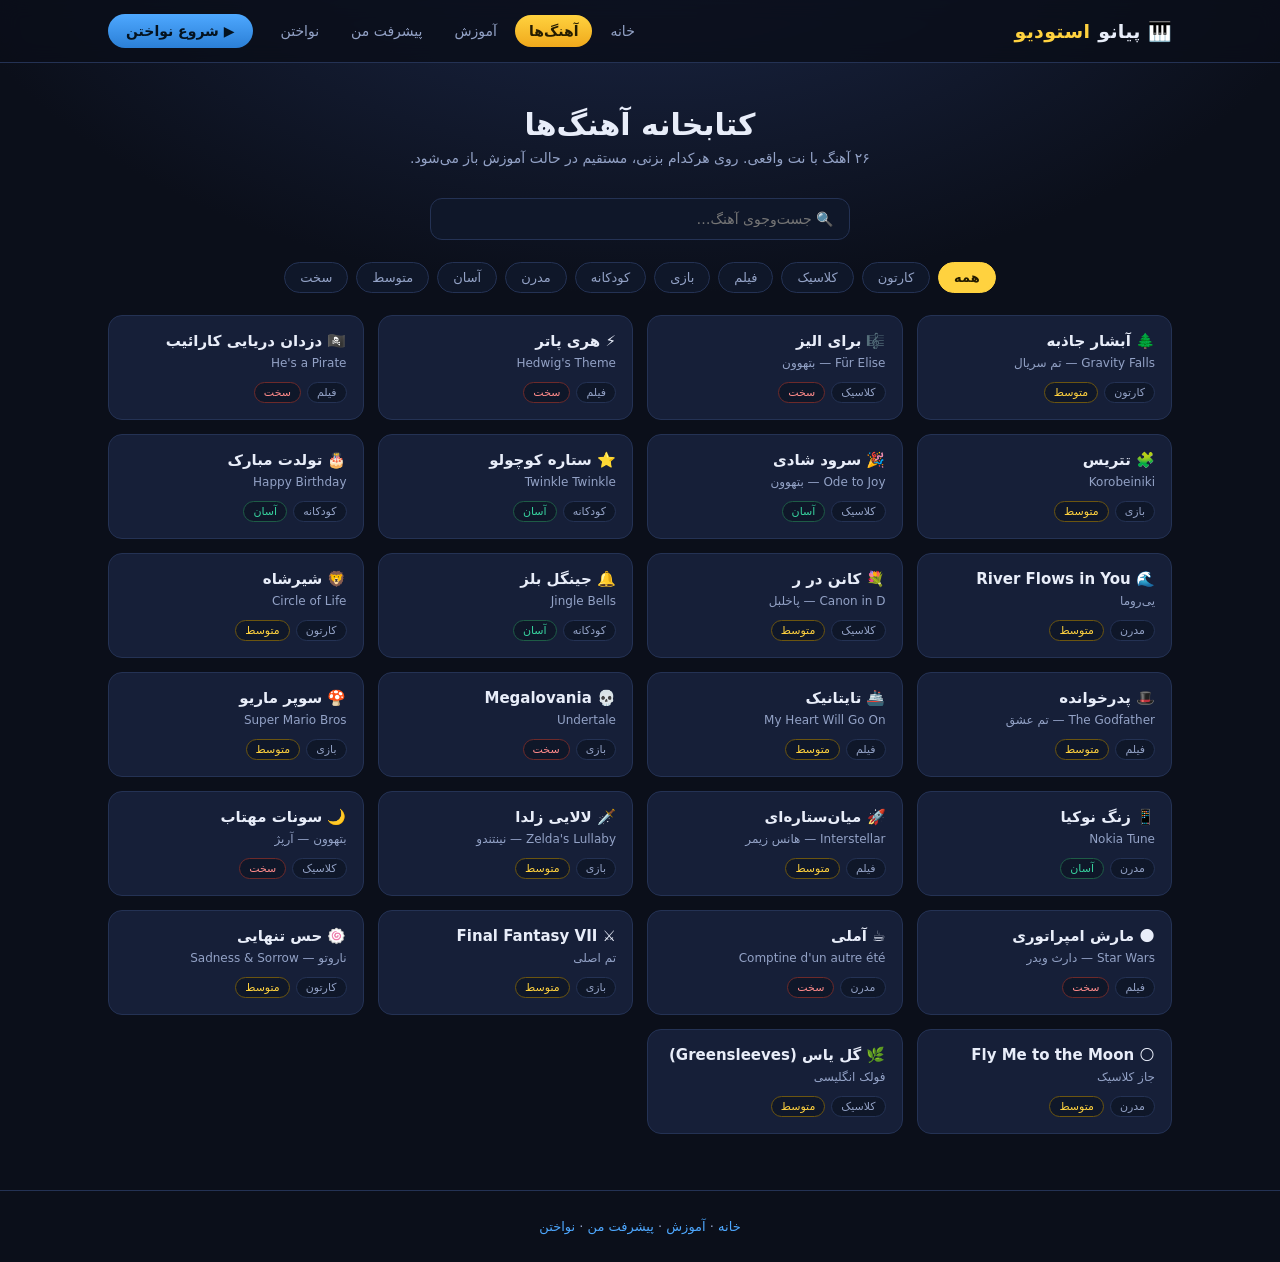
<file: piano/songs.html>
<!DOCTYPE html>
<html lang="fa" dir="rtl">
<head>
<meta charset="utf-8">
<meta name="viewport" content="width=device-width,initial-scale=1">
<title>آهنگ‌ها — پیانو استودیو</title>
<link rel="stylesheet" href="site.css">
<link rel="icon" href="data:image/svg+xml,<svg xmlns='http://www.w3.org/2000/svg' viewBox='0 0 100 100'><text y='.9em' font-size='90'>🎹</text></svg>">
</head>
<body>
<nav class="nav"><div class="container">
  <a class="brand" href="index.html">🎹 پیانو <em>استودیو</em></a>
  <button class="burger" onclick="document.getElementById('m').classList.toggle('open')">☰</button>
  <ul id="m">
    <li><a class="lnk" href="index.html">خانه</a></li>
    <li><a class="lnk on" href="songs.html">آهنگ‌ها</a></li>
    <li><a class="lnk" href="learn.html">آموزش</a></li>
    <li><a class="lnk" href="progress.html">پیشرفت من</a></li>
    <li><a class="lnk" href="play.html">نواختن</a></li>
  </ul>
  <a class="navCta" href="play.html">▶ شروع نواختن</a>
</div></nav>

<section class="blk" style="border:none;padding-top:44px"><div class="container">
  <h2 class="st">کتابخانه آهنگ‌ها</h2>
  <p class="sub">۲۶ آهنگ با نت واقعی. روی هرکدام بزنی، مستقیم در حالت آموزش باز می‌شود.</p>
  <input class="searchBox" id="q" placeholder="🔍 جست‌وجوی آهنگ…">
  <div class="filters" id="f"></div>
  <div class="grid g4" id="list"></div>
  <p class="sub" id="empty" style="display:none;margin-top:24px">آهنگی پیدا نشد 🤔</p>
</div></section>

<footer><div class="container">
  <a href="index.html">خانه</a> · <a href="learn.html">آموزش</a> · <a href="progress.html">پیشرفت من</a> · <a href="play.html">نواختن</a>
</div></footer>

<script src="catalog.js"></script>
<script>
const cats=['همه',...new Set(CATALOG.map(s=>s.cat)),'آسان','متوسط','سخت'];
let active='همه', term='';
const fEl=document.getElementById('f');
fEl.innerHTML=cats.map(c=>`<button data-c="${c}"${c===active?' class="on"':''}>${c}</button>`).join('');
fEl.onclick=e=>{ if(e.target.dataset.c){active=e.target.dataset.c;
  [...fEl.children].forEach(b=>b.classList.toggle('on',b.dataset.c===active)); render();}};
document.getElementById('q').oninput=e=>{term=e.target.value.trim().toLowerCase();render();};
function render(){
  const out=CATALOG.filter(s=>{
    const okC = active==='همه' || s.cat===active || DIFN[s.dif]===active;
    const okT = !term || (s.name+' '+s.info).toLowerCase().includes(term);
    return okC&&okT;
  });
  document.getElementById('empty').style.display=out.length?'none':'block';
  document.getElementById('list').innerHTML=out.map(s=>`
    <a class="songCard" href="play.html?song=${s.id}">
      <b>${s.ico} ${s.name}</b><small>${s.info}</small>
      <div class="tagRow"><span class="tag">${s.cat}</span><span class="tag ${s.dif}">${DIFN[s.dif]}</span></div>
    </a>`).join('');
}
render();
</script>
</body>
</html>
</file>
<file: piano/site.css>
:root{
  --bg:#0b0f1a; --card:#161f38; --line:#243254;
  --txt:#e8edf9; --mut:#93a2c6; --acc:#ffd23f; --acc2:#4ea8ff; --ok:#38d39f;
}
*{box-sizing:border-box;-webkit-tap-highlight-color:transparent}
html{scroll-behavior:smooth}
body{
  margin:0;min-height:100vh;color:var(--txt);
  font-family:"Vazirmatn",Tahoma,system-ui,sans-serif;
  background:radial-gradient(1200px 700px at 50% -10%,#1d2a4d 0%,var(--bg) 60%);
}
a{color:inherit;text-decoration:none}
.container{max-width:1100px;margin:0 auto;padding:0 18px}

/* ---- nav ---- */
.nav{
  position:sticky;top:0;z-index:50;border-bottom:1px solid var(--line);
  background:rgba(10,14,25,.82);backdrop-filter:blur(10px);
}
.nav .container{display:flex;align-items:center;gap:14px;height:62px}
.brand{font-weight:800;font-size:19px;letter-spacing:.3px;display:flex;align-items:center;gap:8px}
.brand em{font-style:normal;color:var(--acc)}
.nav ul{display:flex;gap:4px;list-style:none;margin:0 auto 0 0;padding:0;flex-wrap:wrap}
.nav a.lnk{padding:8px 14px;border-radius:999px;color:var(--mut);font-size:14px;transition:.15s;display:block}
.nav a.lnk:hover{color:var(--txt);background:#1b2542}
.nav a.lnk.on{background:linear-gradient(180deg,#ffd23f,#f0a91c);color:#231b00;font-weight:700}
.navCta{background:linear-gradient(180deg,#4ea8ff,#2b7fd6);color:#04121f!important;font-weight:700;
  padding:9px 18px;border-radius:999px;font-size:14px;white-space:nowrap}
.burger{display:none;background:none;border:1px solid var(--line);color:var(--txt);border-radius:10px;
  padding:6px 11px;font-size:18px;cursor:pointer}
@media(max-width:820px){
  .burger{display:block;margin-inline-start:auto}
  .nav ul{position:absolute;top:62px;inset-inline:0;flex-direction:column;background:#101728;
    border-bottom:1px solid var(--line);padding:10px 18px;display:none;margin:0}
  .nav ul.open{display:flex}
  .navCta{display:none}
}

/* ---- hero ---- */
.hero{padding:70px 0 50px;text-align:center;position:relative;overflow:hidden}
.hero h1{font-size:clamp(28px,5.5vw,52px);margin:0 0 14px;line-height:1.3}
.hero h1 em{font-style:normal;background:linear-gradient(90deg,#ffd23f,#ff9f43);-webkit-background-clip:text;background-clip:text;color:transparent}
.hero p{color:var(--mut);font-size:clamp(14px,2.2vw,18px);max-width:640px;margin:0 auto 28px;line-height:2}
.btnRow{display:flex;gap:12px;justify-content:center;flex-wrap:wrap}
.btn{display:inline-block;padding:13px 26px;border-radius:12px;font-size:15px;font-weight:700;cursor:pointer;
  border:1px solid var(--line);background:#1a2440;color:var(--txt);transition:.15s;font-family:inherit}
.btn:hover{transform:translateY(-2px);border-color:var(--acc2)}
.btn.gold{background:linear-gradient(180deg,#ffd23f,#eaa50f);border-color:#ffd23f;color:#231b00}
.btn.blue{background:linear-gradient(180deg,#4ea8ff,#2b7fd6);border-color:#4ea8ff;color:#04121f}

.miniKeys{display:flex;justify-content:center;margin-top:44px;height:96px;filter:drop-shadow(0 12px 24px rgba(0,0,0,.5))}
.miniKeys i{display:block;width:34px;height:96px;background:linear-gradient(180deg,#fff,#d8dded);
  border:1px solid #9aa5bd;border-radius:0 0 7px 7px;margin:0 1.5px;position:relative;animation:kdip 3s ease-in-out infinite}
.miniKeys i:nth-child(2n){animation-delay:.35s}
.miniKeys i:nth-child(3n){animation-delay:.7s}
.miniKeys i.b{width:22px;height:60px;background:linear-gradient(180deg,#3a4460,#0a0e18);margin:0 -12px;z-index:2;border-color:#000}
@keyframes kdip{0%,88%,100%{transform:translateY(0)}92%{transform:translateY(5px)}}

/* ---- sections ---- */
section.blk{padding:56px 0;border-top:1px solid var(--line)}
h2.st{font-size:clamp(21px,3.4vw,30px);margin:0 0 8px;text-align:center}
p.sub{color:var(--mut);text-align:center;margin:0 0 32px;font-size:14px}
.grid{display:grid;gap:14px}
.g3{grid-template-columns:repeat(auto-fit,minmax(250px,1fr))}
.g4{grid-template-columns:repeat(auto-fill,minmax(215px,1fr))}
.card{background:var(--card);border:1px solid var(--line);border-radius:16px;padding:22px;transition:.18s}
.card:hover{border-color:#38507f;transform:translateY(-3px)}
.card .ico{font-size:30px;margin-bottom:10px}
.card h3{margin:0 0 8px;font-size:17px}
.card p{margin:0;color:var(--mut);font-size:13.5px;line-height:2}

.songCard{background:var(--card);border:1px solid var(--line);border-radius:14px;padding:16px;
  display:flex;flex-direction:column;gap:6px;transition:.18s;cursor:pointer}
.songCard:hover{border-color:var(--acc);transform:translateY(-3px);box-shadow:0 10px 26px rgba(0,0,0,.35)}
.songCard b{font-size:15px}
.songCard small{color:var(--mut);font-size:12px}
.tagRow{display:flex;gap:6px;margin-top:6px;flex-wrap:wrap}
.tag{font-size:11px;padding:3px 9px;border-radius:99px;background:#0f1729;border:1px solid var(--line);color:var(--mut)}
.tag.e{color:var(--ok);border-color:#1e5c46}
.tag.m{color:var(--acc);border-color:#6b5510}
.tag.h{color:#ff8b8b;border-color:#6d2a2a}

.steps{counter-reset:s}
.step{display:flex;gap:16px;align-items:flex-start;padding:18px 0;border-bottom:1px dashed var(--line)}
.step:last-child{border:none}
.step .n{flex:0 0 40px;height:40px;border-radius:12px;display:grid;place-items:center;font-weight:800;
  background:linear-gradient(180deg,#ffd23f,#eaa50f);color:#231b00}
.step h4{margin:0 0 5px;font-size:16px}
.step p{margin:0;color:var(--mut);font-size:13.5px;line-height:2}

kbd{background:#0f1729;border:1px solid var(--line);border-bottom-width:3px;border-radius:6px;
  padding:2px 8px;font-family:monospace;font-size:12px;color:var(--acc)}

.stats{display:grid;grid-template-columns:repeat(auto-fit,minmax(150px,1fr));gap:14px;text-align:center}
.stat b{display:block;font-size:30px;color:var(--acc)}
.stat span{color:var(--mut);font-size:13px}

footer{border-top:1px solid var(--line);padding:28px 0;text-align:center;color:var(--mut);font-size:13px}
footer a{color:var(--acc2)}

.searchBox{width:100%;max-width:420px;margin:0 auto 22px;display:block;background:#0f1729;color:var(--txt);
  border:1px solid var(--line);border-radius:12px;padding:12px 16px;font-family:inherit;font-size:14px}
.searchBox:focus{outline:none;border-color:var(--acc2)}
.filters{display:flex;gap:8px;justify-content:center;flex-wrap:wrap;margin-bottom:22px}
.filters button{background:#0f1729;border:1px solid var(--line);color:var(--mut);padding:7px 15px;
  border-radius:99px;cursor:pointer;font-family:inherit;font-size:13px;transition:.15s}
.filters button:hover{color:var(--txt)}
.filters button.on{background:var(--acc);color:#231b00;border-color:var(--acc);font-weight:700}
</file>
